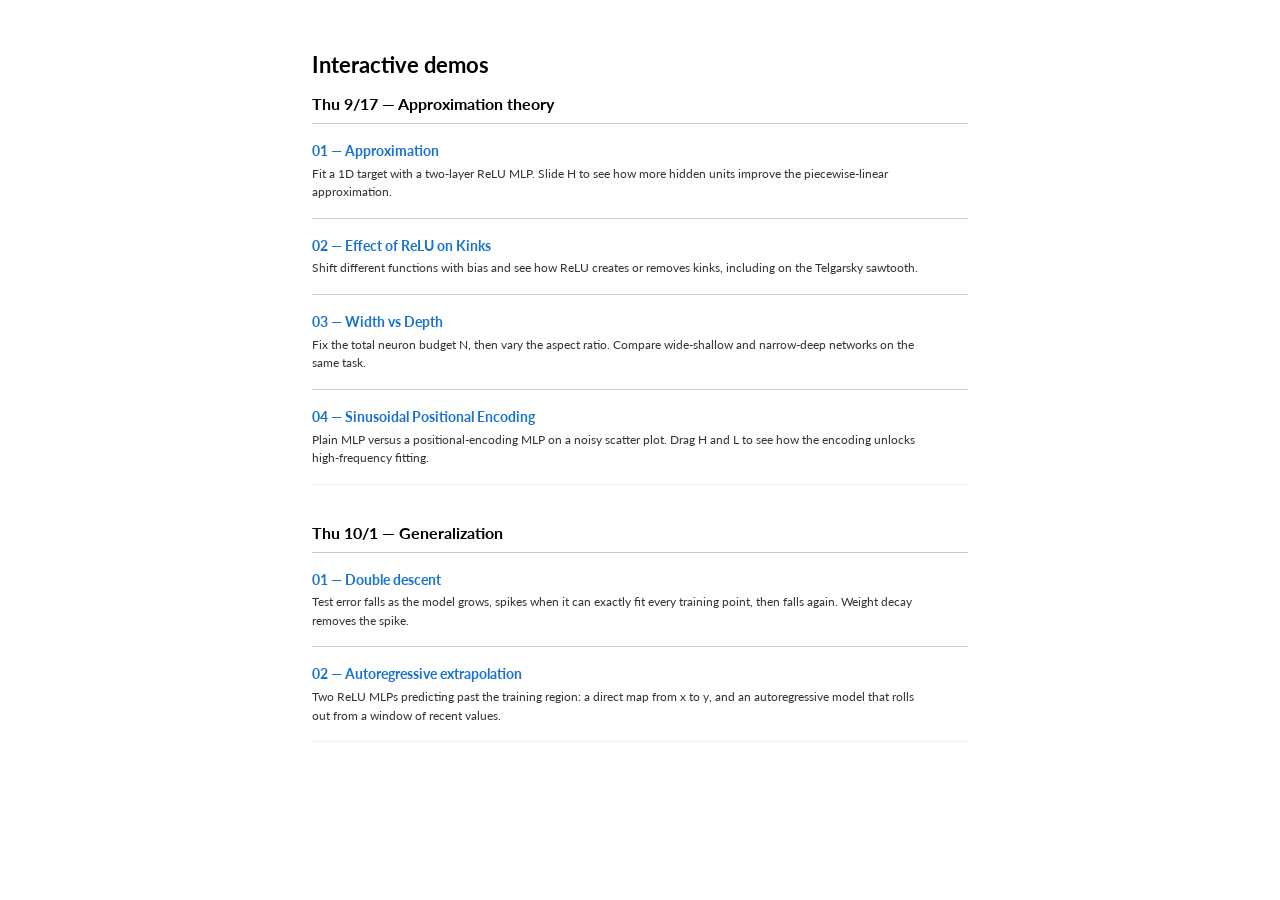
<file: materials/demos/index.html>
<!DOCTYPE html>
<html lang="en">
<head>
  <meta charset="UTF-8">
  <meta name="viewport" content="width=device-width, initial-scale=1.0">
  <title>Interactive demos — 6.7960</title>
  <style>
    *, *::before, *::after { box-sizing: border-box; margin: 0; padding: 0; }
    body { font-family: Lato, Verdana, Helvetica, -apple-system, sans-serif; background: #fff; color: #1a1a1a; font-size: 14px; line-height: 1.55; }
    .page { max-width: 720px; margin: 0 auto; padding: 48px 32px 72px; }
    h1 { font-size: 22px; font-weight: 400; margin-bottom: 10px; }
    .subtitle { color: #666; font-size: 13px; max-width: 540px; margin-bottom: 36px; }
    .group { margin: 0 0 8px; font-size: 12px; letter-spacing: 0.06em; text-transform: uppercase; color: #777; font-weight: 500; }
    .group-note { color: #999; font-size: 12px; margin-bottom: 4px; }
    .demo-list { list-style: none; margin: 0 0 36px; }
    .demo-list li { border-top: 1px solid #f0f0f0; }
    .demo-list li:last-child { border-bottom: 1px solid #f0f0f0; }
    .demo-list a { display: block; padding: 16px 0; text-decoration: none; color: inherit; }
    .demo-list a:hover .demo-title { text-decoration: underline; }
    .demo-title { font-size: 14px; margin-bottom: 3px; }
    .demo-desc { font-size: 12px; color: #666; max-width: 620px; }
    :focus-visible { outline: 2px solid #508cdc; outline-offset: 4px; }
    @media (max-width: 600px) { .page { padding: 28px 20px 48px; } }
  </style>
  <link rel="stylesheet" href="https://fonts.googleapis.com/css2?family=Lato:ital,wght@0,400;0,700;1,400;1,700&display=swap">
  <link rel="stylesheet" href="demo.css">
  <link rel="icon" href="data:,">
</head>
<body>
<div class="page">
  <h1>Interactive demos</h1>

  <h2 class="group">Thu 9/17 — Approximation theory</h2>
  <ul class="demo-list">
    <li><a href="approximation/relu-approx.html">
      <div class="demo-title">01 — Approximation</div>
      <div class="demo-desc">Fit a 1D target with a two-layer ReLU MLP. Slide H to see how more hidden units improve the piecewise-linear approximation.</div>
    </a></li>
    <li><a href="approximation/bias.html">
      <div class="demo-title">02 — Effect of ReLU on Kinks</div>
      <div class="demo-desc">Shift different functions with bias and see how ReLU creates or removes kinks, including on the Telgarsky sawtooth.</div>
    </a></li>
    <li><a href="approximation/width-depth.html">
      <div class="demo-title">03 — Width vs Depth</div>
      <div class="demo-desc">Fix the total neuron budget N, then vary the aspect ratio. Compare wide-shallow and narrow-deep networks on the same task.</div>
    </a></li>
    <li><a href="approximation/posenc.html">
      <div class="demo-title">04 — Sinusoidal Positional Encoding</div>
      <div class="demo-desc">Plain MLP versus a positional-encoding MLP on a noisy scatter plot. Drag H and L to see how the encoding unlocks high-frequency fitting.</div>
    </a></li>
  </ul>

  <h2 class="group">Thu 10/1 — Generalization</h2>
  <ul class="demo-list">
    <li><a href="generalization/double-descent.html">
      <div class="demo-title">01 — Double descent</div>
      <div class="demo-desc">Test error falls as the model grows, spikes when it can exactly fit every training point, then falls again. Weight decay removes the spike.</div>
    </a></li>
    <li><a href="generalization/ar-extrapolation.html">
      <div class="demo-title">02 — Autoregressive extrapolation</div>
      <div class="demo-desc">Two ReLU MLPs predicting past the training region: a direct map from x to y, and an autoregressive model that rolls out from a window of recent values.</div>
    </a></li>
  </ul>
</div>
</body>
</html>
</file>
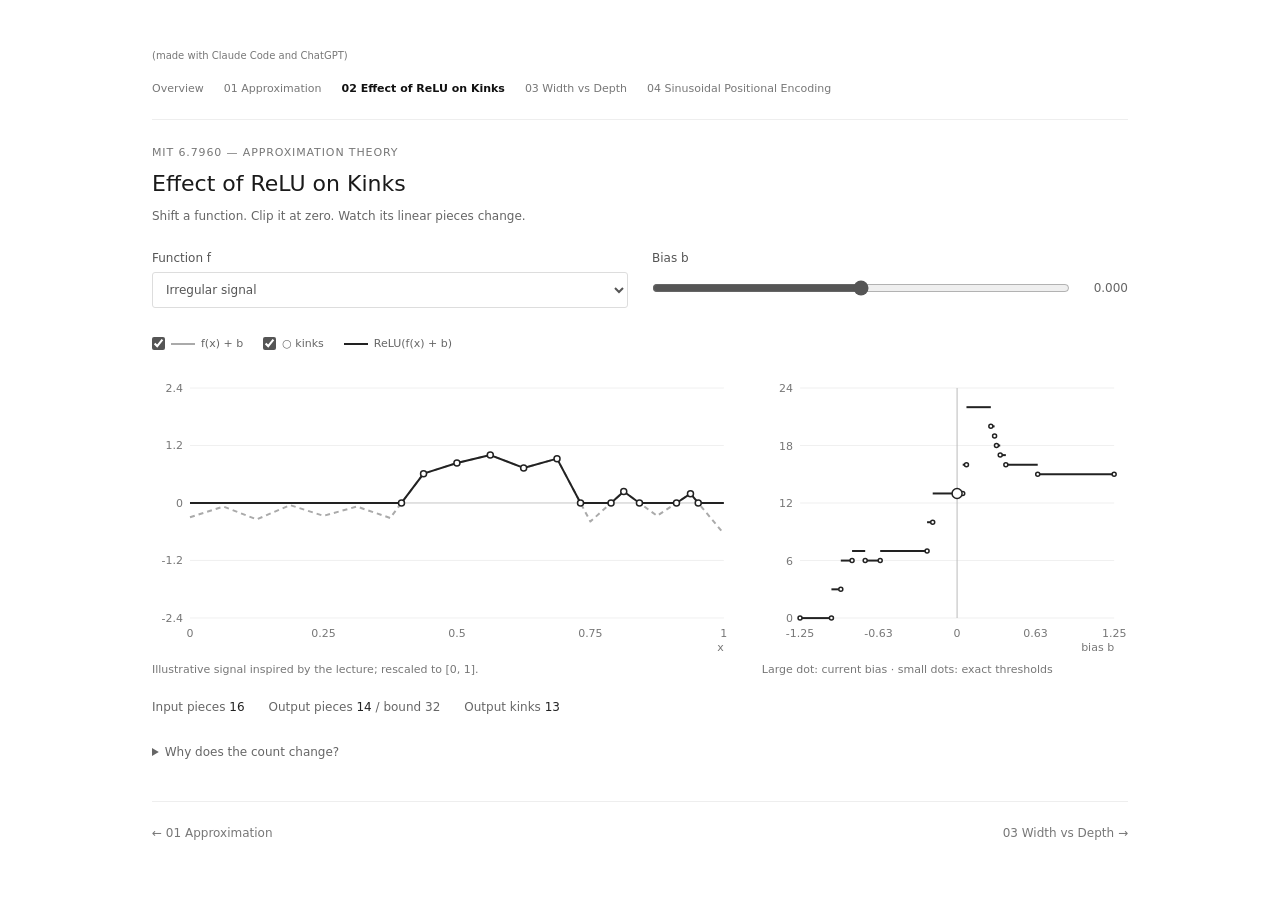
<file: materials/interactive demos/bias.html>
<!DOCTYPE html><html lang="en"><head><meta charset="UTF-8"><meta name="viewport" content="width=device-width, initial-scale=1"><title>Effect of ReLU on Kinks — 6.7960</title><style>
    *, *::before, *::after { box-sizing: border-box; margin: 0; padding: 0; }
    body {
      font-family: system-ui, -apple-system, sans-serif;
      background: #fff;
      color: #1a1a1a;
      font-size: 13px;
      line-height: 1.5;
    }
    .page {
      max-width: 900px;
      margin: 0 auto;
      padding: 52px 2rem 80px;
    }
    .course { font-size: 11px; color: #bbb; letter-spacing: 0.08em; text-transform: uppercase; margin-bottom: 6px; }
    h1 { font-size: 20px; font-weight: 400; margin-bottom: 6px; }
    .subtitle { color: #888; font-size: 12px; max-width: 640px; margin-bottom: 28px; }

    .top-row {
      display: flex;
      gap: 32px;
      align-items: flex-start;
      margin-bottom: 16px;
      flex-wrap: wrap;
    }
    .ctrl-block { display: flex; flex-direction: column; gap: 8px; }
    .ctrl-row { display: flex; align-items: center; gap: 10px; }
    .ctrl-row label { font-size: 12px; color: #666; min-width: 72px; }
    .ctrl-row select {
      font: inherit; font-size: 11px; color: #555;
      border: 1px solid #ddd; border-radius: 3px;
      padding: 3px 6px; background: #fff; cursor: pointer;
    }
    .ctrl-row input[type=range] { width: 140px; accent-color: #555; }
    .val { font-size: 11px; color: #999; font-variant-numeric: tabular-nums; min-width: 40px; }

    .btn-row { display: flex; gap: 8px; margin-bottom: 16px; }
    button {
      background: #1a1a1a; color: #fff; border: none;
      border-radius: 4px; padding: 5px 16px;
      font-size: 12px; font-family: inherit; cursor: pointer;
    }
    button:hover { background: #333; }
    .btn-ghost {
      background: #fff; color: #555; border: 1px solid #ccc;
    }
    .btn-ghost:hover { background: #f5f5f5; }

    .toggle-row { display: flex; gap: 18px; margin-bottom: 12px; }
    .toggle { display: flex; align-items: center; gap: 6px; font-size: 11px; color: #888; cursor: pointer; user-select: none; }
    .toggle input { accent-color: #555; }

    .legend { display: flex; gap: 20px; margin-bottom: 10px; flex-wrap: wrap; }
    .leg { display: flex; align-items: center; gap: 6px; font-size: 11px; color: #888; }
    .swatch { width: 24px; height: 2.5px; flex-shrink: 0; }

    .canvases { display: flex; gap: 16px; align-items: flex-start; }
    #main-canvas { border: 1px solid #f0f0f0; border-radius: 3px; flex: 1; display: block; }
    #loss-canvas { border: 1px solid #f0f0f0; border-radius: 3px; display: block; flex-shrink: 0; }

    .info {
      margin-top: 10px;
      font-size: 11px;
      color: #aaa;
      font-variant-numeric: tabular-nums;
      display: flex;
      gap: 24px;
    }
  
.plots{display:grid;grid-template-columns:1.7fr 1fr;gap:24px}.plot{width:100%;display:block}svg text{font:11px system-ui;fill:#777}.caption{font-size:11px;color:#777;margin-top:6px}.modes{display:flex;gap:8px;margin-bottom:24px}.modes button[aria-pressed="true"]{background:#222;color:white;border-color:#222}.stats{display:flex;gap:24px;flex-wrap:wrap;margin-top:18px;font-size:12px;color:#666}.stats strong{color:#222;font-weight:500}.controls{display:flex;gap:20px;flex-wrap:wrap;margin-bottom:20px}[hidden]{display:none!important}@media(max-width:600px){.plots{grid-template-columns:1fr}.stats{gap:12px}}

    .credit {font-size:10px;color:#777;margin-bottom:14px}
    .course {color:#777}.subtitle,.leg,.toggle,.val,.info,.demo-desc,.panel-label {color:#666}
    .site-nav {display:flex;gap:18px;flex-wrap:wrap;border-bottom:1px solid #eee;padding:0 0 14px;margin:0 0 28px;font-size:11px}
    .site-nav a,.pager a {color:#777;text-decoration:none}.site-nav a:hover,.pager a:hover {color:#111;text-decoration:underline}
    .site-nav [aria-current] {color:#111;font-weight:600}
    .pager {display:flex;justify-content:space-between;gap:24px;border-top:1px solid #eee;margin-top:32px;padding-top:18px;font-size:12px}
    details {margin-top:18px;color:#666;font-size:12px}summary {cursor:pointer}details p {margin:12px 0;max-width:690px}
    :focus-visible {outline:2px solid #508cdc;outline-offset:4px}
    .btn-row,.toggle-row,.info {flex-wrap:wrap}.canvases {display:grid;grid-template-columns:minmax(0,1fr) 180px}
    .canvases canvas {width:100%;min-width:0;height:auto} .ctrl-row {max-width:100%}
    @media(max-width:600px){.page{padding:28px 20px 48px}.site-nav{gap:10px 16px}.canvases{grid-template-columns:1fr}.canvases #loss-canvas{width:100%;height:150px}.panels{flex-direction:column}.ctrl-row input[type=range]{width:110px;min-width:0}.controls{gap:16px}.info{gap:10px 20px}.btn-row{gap:8px}.subtitle{margin-bottom:22px}}

/* Consistent spacing and responsive experiment layout. */
.page{max-width:1040px;padding:40px 32px 56px}
body{line-height:1.55}
.site-nav{gap:8px 20px;margin-bottom:24px;padding-bottom:16px;align-items:center}
.site-nav a{padding:6px 0;display:inline-block}
.credit{margin-bottom:10px}h1{font-size:22px}.subtitle{margin-bottom:24px;max-width:720px}
.controls,.top-row .ctrl-block{display:grid;grid-template-columns:repeat(auto-fit,minmax(185px,1fr));gap:16px 24px;width:100%;margin:0 0 20px;align-items:start}
.top-row{display:block;margin:0;gap:0}
.ctrl-row{display:grid;grid-template-columns:minmax(0,1fr) auto;gap:4px 10px;min-width:0;align-items:center}
.ctrl-row label{grid-column:1/-1;min-width:0;font-size:12px;color:#555}
.ctrl-row input[type=range]{width:100%;min-width:0;min-height:32px;margin:0;accent-color:#555}
.ctrl-row select{grid-column:1/-1;width:100%;min-width:0;max-width:100%;min-height:36px;padding:6px 9px;font-size:12px}
.val{min-width:38px;text-align:right;font-size:12px}.arch-badge{margin:0 0 16px}
.training-toolbar{display:flex;align-items:center;justify-content:space-between;flex-wrap:wrap;gap:12px 24px;margin:0 0 20px}
.training-toolbar .btn-row{margin:0}.training-toolbar .info{margin:0;gap:6px 18px;font-size:11px;flex-wrap:wrap}
button{min-height:36px;padding:7px 16px;line-height:1.3}button:disabled{opacity:.55;cursor:default}
.btn-row{flex-wrap:wrap;gap:8px}.legend,.toggle-row{gap:8px 20px;margin:0 0 12px;align-items:center;flex-wrap:wrap}
.toggle{min-height:32px}.leg{font-size:11px}.swatch{flex-shrink:0}
.canvases{grid-template-columns:minmax(0,1fr) 200px;gap:20px;align-items:start;margin-bottom:0}
.panels{gap:20px;margin-bottom:20px}.panel-label{text-align:left;margin-bottom:10px;font-size:10px}
.canvases canvas,.panel canvas,#loss-canvas,#sweep-canvas{height:auto;min-width:0;border-color:#eaeaea}
.plots{grid-template-columns:minmax(0,1.6fr) minmax(0,1fr);gap:24px}.plots figure{min-width:0}
.plot{max-width:100%}.caption{margin-top:10px;line-height:1.5}.stats{margin-top:20px;gap:10px 24px}
.modes{margin-bottom:20px;flex-wrap:wrap}.modes button{flex:0 1 auto}
details{margin:20px 0;line-height:1.6}summary{padding:6px 0;min-height:32px}details p{margin:10px 0 0}details .sweep-note{font-size:12px;color:#666;margin:10px 0 0}
.comparison{margin-top:28px;padding-top:24px;border-top:1px solid #eee}
.section-head{display:flex;align-items:center;justify-content:space-between;flex-wrap:wrap;gap:12px 24px;margin-bottom:16px}
.section-head h2{font-size:14px;font-weight:500;margin:0}.section-head p{font-size:11px;color:#777;margin-top:3px}
.section-head .btn-row{margin:0}.comparison details{margin:14px 0 0}#sweep-status{color:#666;font-size:11px}#sweep-canvas{margin:0}
.pager{margin-top:32px;padding-top:16px;align-items:start}.pager a{padding:6px 0;max-width:48%}.pager a:last-child{text-align:right}
.demo-list a{padding:20px 0}.demo-desc{max-width:650px}
@media(min-width:1200px){.page{padding-top:48px}}
@media(max-width:760px){.page{padding:28px 24px 40px}.canvases{grid-template-columns:minmax(0,1fr)}.canvases #loss-canvas{width:100%;height:auto}.panels{flex-direction:column}.plots{grid-template-columns:minmax(0,1fr)}.controls,.top-row .ctrl-block{grid-template-columns:repeat(2,minmax(0,1fr));gap:14px 20px}.training-toolbar{align-items:flex-start}.training-toolbar .info{width:100%}.site-nav{gap:4px 16px}.panel-label{font-size:11px}}
@media(max-width:420px){.page{padding:22px 16px 32px}.controls,.top-row .ctrl-block{gap:14px 16px}.ctrl-row select{font-size:11px}.ctrl-row label{font-size:11px}.val{font-size:11px;min-width:30px}.legend,.toggle-row{gap:6px 14px}.site-nav{font-size:10px;gap:2px 14px}.subtitle{font-size:12px}.section-head{gap:12px}.section-head .btn-row{width:100%}.pager{font-size:11px;gap:16px}}
@media(pointer:coarse){button,.ctrl-row select{min-height:44px}.toggle,summary,.site-nav a,.pager a{min-height:44px;display:inline-flex;align-items:center}.ctrl-row input[type=range]{min-height:40px}}

#bias-val{min-width:48px;font-variant-numeric:tabular-nums}
</style><link rel="icon" href="data:,">
</head><body><div class="page">
<div class="credit">(made with Claude Code and ChatGPT)</div>
<nav class="site-nav" aria-label="Lesson sequence"><a href="index.html">Overview</a><a href="relu-approx.html">01 Approximation</a><a href="bias.html" aria-current="page">02 Effect of ReLU on Kinks</a><a href="width-depth.html">03 Width vs Depth</a><a href="posenc.html">04 Sinusoidal Positional Encoding</a></nav>
<div class="course">MIT 6.7960 — Approximation Theory</div>
<h1>Effect of ReLU on Kinks</h1><p class="subtitle">Shift a function. Clip it at zero. Watch its linear pieces change.</p>

<section id="clip-view">
<div class="controls"><div class="ctrl-row"><label for="fn">Function f</label><select id="fn"><option value="slide">Irregular signal</option><option value="linear">Linear ramp</option><option value="absolute">V shape</option><option value="zigzag">Uneven zigzag</option><option value="telgarsky">Telgarsky sawtooth</option></select></div><div class="ctrl-row"><label for="bias">Bias b</label><input id="bias" type="range" min="-1.25" max="1.25" step="0.005" value="0"><output class="val" id="bias-val" for="bias">0.000</output></div><div class="ctrl-row" id="saw-control" hidden><label for="saw">Folds</label><input id="saw" type="range" min="1" max="6" step="1" value="3"><output class="val" id="saw-val">3</output></div></div>
<div class="legend"><label class="toggle"><input id="show-input" type="checkbox" checked> <span class="swatch" style="background:#aaa"></span>f(x) + b</label><label class="toggle"><input id="show-kinks" type="checkbox" checked>○ kinks</label><span class="leg"><span class="swatch" style="background:#222"></span>ReLU(f(x) + b)</span></div>
<div class="plots"><figure><svg id="signal" class="plot" role="img" aria-label="Shifted input and ReLU output"></svg><figcaption class="caption" id="function-note"></figcaption></figure><figure><svg id="count" class="plot" role="img" aria-label="Output kink count as bias changes"></svg><figcaption class="caption">Large dot: current bias · small dots: exact thresholds</figcaption></figure></div><div class="stats" id="stats" aria-live="polite"></div>
<details><summary>Why does the count change?</summary><p>ReLU(z) = max(0, z). A linear segment crosses zero at most once. Starting with N maximal linear pieces, clipping produces at most 2N pieces; neighboring flat pieces merge. A continuous function with P maximal pieces has P − 1 interior kinks.</p><p>Try the linear ramp: at b = 0 it has two output pieces; at b = 1.25 it has one. More bias does not always mean more kinks.</p></details></section>

<footer class="pager"><a href="relu-approx.html">← 01 Approximation</a><a href="width-depth.html">03 Width vs Depth →</a></footer>
</div><script>
const EPS=1e-9,P=(x,y)=>({x,y});
function simplify(points){const out=[];for(const p of points){if(out.length&&Math.abs(p.x-out.at(-1).x)<EPS)continue;out.push(p);while(out.length>2){const [a,b,c]=out.slice(-3);if(Math.abs((b.y-a.y)/(b.x-a.x)-(c.y-b.y)/(c.x-b.x))<=1e-8*Math.max(Math.abs((b.y-a.y)/(b.x-a.x)),Math.abs((c.y-b.y)/(c.x-b.x)),Number.MIN_VALUE))out.splice(out.length-2,1);else break;}}return out;}
function splitMap(points,thresholds,fn){const out=[];for(let i=0;i<points.length-1;i++){const a=points[i],b=points[i+1];out.push(P(a.x,fn(a.y)));const cuts=thresholds.filter(t=>t>Math.min(a.y,b.y)+EPS&&t<Math.max(a.y,b.y)-EPS).map(t=>P(a.x+(b.x-a.x)*(t-a.y)/(b.y-a.y),fn(t))).sort((u,v)=>u.x-v.x);out.push(...cuts);}const last=points.at(-1);out.push(P(last.x,fn(last.y)));return simplify(out);}
function interpolate(points,x){let lo=0,hi=points.length-1;while(hi-lo>1){const m=(lo+hi)>>1;if(points[m].x<=x)lo=m;else hi=m;}const a=points[lo],b=points[hi];return a.y+(b.y-a.y)*(x-a.x)/(b.x-a.x);}
function fold(points,a=2){return splitMap(points,[.5],z=>a*Math.min(z,1-z));}
function stages(L,mode='full',a=2){const result=[[P(0,0),P(1,1)]];for(let l=1;l<=L;l++)result.push(mode==='relu'?splitMap(result.at(-1),[0],z=>Math.max(0,z)):fold(result.at(-1),mode==='full'?2:a));return result;}
function clipped(points,b){return splitMap(points.map(p=>P(p.x,p.y+b)),[0],z=>Math.max(0,z));}

const $=id=>document.getElementById(id),NS='http://www.w3.org/2000/svg';
function el(tag,attrs,parent,content){const e=document.createElementNS(NS,tag);Object.entries(attrs).forEach(([k,v])=>e.setAttribute(k,v));if(content!==undefined)e.textContent=content;parent.append(e);return e;}
function chart(id,xd,yd,xlabel){const svg=$(id),w=Math.max(270,svg.clientWidth),h=280,m={l:38,r:14,t:16,b:34};svg.setAttribute('viewBox',`0 0 ${w} ${h}`);svg.replaceChildren();const x=v=>m.l+(v-xd[0])/(xd[1]-xd[0])*(w-m.l-m.r),y=v=>h-m.b-(v-yd[0])/(yd[1]-yd[0])*(h-m.t-m.b);for(let i=0;i<=4;i++){const v=xd[0]+i*(xd[1]-xd[0])/4;el('text',{x:x(v),y:h-15,'text-anchor':'middle'},svg,Number(v.toFixed(2)));}for(let i=0;i<=4;i++){const v=yd[0]+i*(yd[1]-yd[0])/4;if(id==='count'&&!Number.isInteger(v))continue;el('line',{x1:m.l,x2:w-m.r,y1:y(v),y2:y(v),stroke:'#f0f0f0'},svg);el('text',{x:m.l-7,y:y(v)+4,'text-anchor':'end'},svg,Number(v.toFixed(2)));}if(yd[0]<0)el('line',{x1:m.l,x2:w-m.r,y1:y(0),y2:y(0),stroke:'#ccc'},svg);el('text',{x:w-m.r,y:h-1,'text-anchor':'end'},svg,xlabel);return {svg,x,y};}
function line(c,pts,color='#222',dash=''){el('polyline',{points:pts.map(p=>`${c.x(p.x)},${c.y(p.y)}`).join(' '),fill:'none',stroke:color,'stroke-width':2,'stroke-dasharray':dash,'stroke-linejoin':'round'},c.svg);}
function dot(c,p,r=3){el('circle',{cx:c.x(p.x),cy:c.y(p.y),r,fill:'white',stroke:'#222','stroke-width':1.5},c.svg);}
let bias=0;
function points(){switch($('fn').value){case'linear':return[P(0,-1),P(1,1)];case'absolute':return[P(0,.5),P(.5,-.5),P(1,.5)];case'zigzag':return[-.8,.5,-.3,1,-.6,.2,-.9].map((y,i)=>P(i/6,y));case'telgarsky':return stages(+$('saw').value).at(-1);default:return [-1,-.25,-1.15,-.15,-.9,-.25,-1.05,2.05,2.8,3.35,2.45,3.1,-1.3,.8,-.9,.65,-2.15].map((y,i)=>P(i/16,y/3.35));}}
function draw(){const p=simplify(points()),out=clipped(p,bias),count=b=>clipped(p,b).length-2;$('bias-val').textContent=bias.toFixed(3);$('saw-control').hidden=$('fn').value!=='telgarsky';$('saw-val').textContent=$('saw').value;$('function-note').textContent=({slide:'Illustrative signal inspired by the lecture; rescaled to [0, 1].',linear:'f(x) = 2x − 1',absolute:'f(x) = |2x − 1| − ½',zigzag:'Unequal peaks reach zero at different biases.',telgarsky:'A continuous triangle wave formed by repeated full folds.'})[$('fn').value];const c=chart('signal',[0,1],[-2.4,2.4],'x');if($('show-input').checked)line(c,p.map(q=>P(q.x,q.y+bias)),'#aaa','5 4');line(c,out);if($('show-kinks').checked)out.slice(1,-1).forEach(q=>dot(c,q,out.length>65?1.5:3));const cuts=[...new Set([-1.25,...p.map(q=>-q.y).filter(v=>v>-1.25&&v<1.25),1.25])].sort((a,b)=>a-b),max=Math.max(...cuts.map(count),...cuts.slice(1).map((v,i)=>count((v+cuts[i])/2)),1),d=chart('count',[-1.25,1.25],[0,Math.ceil((max+1)/4)*4],'bias b');for(let i=1;i<cuts.length;i++){const n=count((cuts[i-1]+cuts[i])/2);line(d,[P(cuts[i-1],n),P(cuts[i],n)]);}cuts.forEach(v=>dot(d,P(v,count(v)),2));el('line',{x1:d.x(bias),x2:d.x(bias),y1:16,y2:246,stroke:'#bbb'},d.svg);dot(d,P(bias,count(bias)),5);$('stats').innerHTML=`<span>Input pieces <strong>${p.length-1}</strong></span><span>Output pieces <strong>${out.length-1}</strong> / bound ${2*(p.length-1)}</span><span>Output kinks <strong>${out.length-2}</strong></span>`;}
$('bias').oninput=()=>{bias=Number($('bias').value);draw();};
for(const id of ['fn','saw','show-input','show-kinks'])$(id).addEventListener('input',draw);
window.addEventListener('resize',draw);draw();
window.biasLab={simplify,clipped,stages};
</script></body></html>
</file>
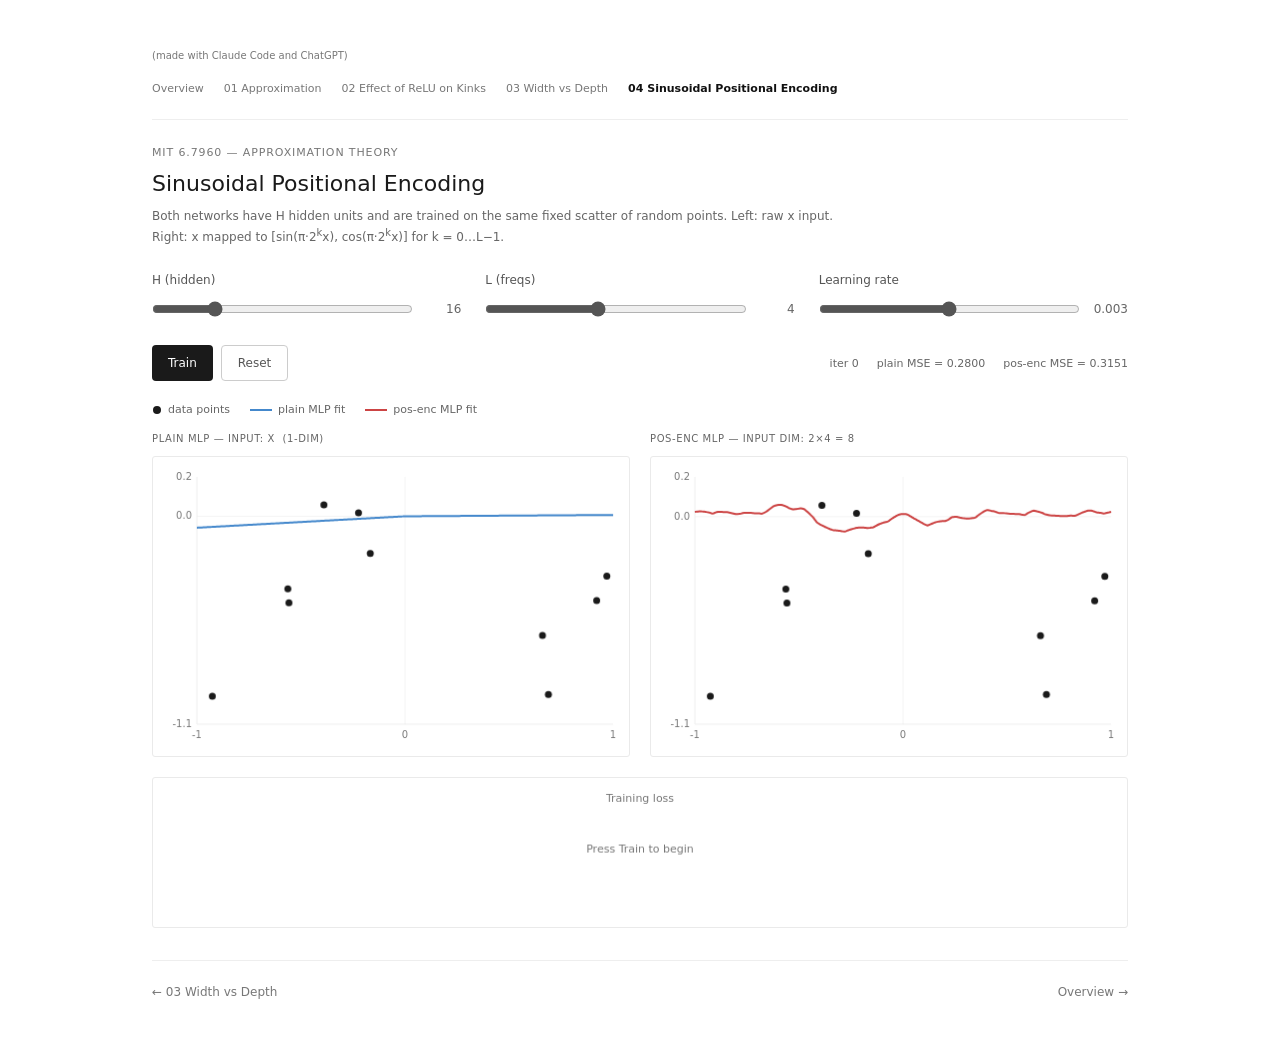
<file: materials/interactive demos/posenc.html>
<!DOCTYPE html>
<html lang="en">
<head>
  <meta charset="UTF-8">
  <meta name="viewport" content="width=device-width, initial-scale=1.0">
  <title>Sinusoidal Positional Encoding — 6.7960</title>
  <style>
    *, *::before, *::after { box-sizing: border-box; margin: 0; padding: 0; }
    body {
      font-family: system-ui, -apple-system, sans-serif;
      background: #fff;
      color: #1a1a1a;
      font-size: 13px;
      line-height: 1.5;
    }
    .page {
      max-width: 960px;
      margin: 0 auto;
      padding: 52px 2rem 80px;
    }
    .course { font-size: 11px; color: #bbb; letter-spacing: 0.08em; text-transform: uppercase; margin-bottom: 6px; }
    h1 { font-size: 20px; font-weight: 400; margin-bottom: 6px; }
    .subtitle { color: #888; font-size: 12px; max-width: 680px; margin-bottom: 28px; }

    .controls { display: flex; gap: 28px; align-items: flex-end; margin-bottom: 14px; flex-wrap: wrap; }
    .ctrl-row { display: flex; align-items: center; gap: 8px; }
    .ctrl-row label { font-size: 12px; color: #666; min-width: 80px; }
    .ctrl-row input[type=range] { width: 130px; accent-color: #555; }
    .val { font-size: 11px; color: #999; font-variant-numeric: tabular-nums; min-width: 36px; }

    .btn-row { display: flex; gap: 8px; margin-bottom: 18px; }
    button {
      background: #1a1a1a; color: #fff; border: none;
      border-radius: 4px; padding: 5px 16px;
      font-size: 12px; font-family: inherit; cursor: pointer;
    }
    button:hover { background: #333; }
    .btn-ghost { background: #fff; color: #555; border: 1px solid #ccc; }
    .btn-ghost:hover { background: #f5f5f5; }

    .panels { display: flex; gap: 24px; margin-bottom: 12px; }
    .panel { flex: 1; min-width: 0; }
    .panel-label {
      font-size: 11px; color: #999; text-transform: uppercase;
      letter-spacing: 0.06em; margin-bottom: 6px; text-align: center;
    }
    .panel canvas { display: block; width: 100%; border: 1px solid #f0f0f0; border-radius: 3px; }

    #loss-canvas { display: block; width: 100%; border: 1px solid #f0f0f0; border-radius: 3px; margin-bottom: 10px; }

    .info { font-size: 11px; color: #aaa; font-variant-numeric: tabular-nums; display: flex; gap: 28px; }

    .legend { display: flex; gap: 20px; margin-bottom: 8px; flex-wrap: wrap; }
    .leg { display: flex; align-items: center; gap: 6px; font-size: 11px; color: #888; }
    .swatch { width: 22px; height: 2.5px; flex-shrink: 0; }
  
    .credit {font-size:10px;color:#777;margin-bottom:14px}
    .course {color:#777}.subtitle,.leg,.toggle,.val,.info,.demo-desc,.panel-label {color:#666}
    .site-nav {display:flex;gap:18px;flex-wrap:wrap;border-bottom:1px solid #eee;padding:0 0 14px;margin:0 0 28px;font-size:11px}
    .site-nav a,.pager a {color:#777;text-decoration:none}.site-nav a:hover,.pager a:hover {color:#111;text-decoration:underline}
    .site-nav [aria-current] {color:#111;font-weight:600}
    .pager {display:flex;justify-content:space-between;gap:24px;border-top:1px solid #eee;margin-top:32px;padding-top:18px;font-size:12px}
    details {margin-top:18px;color:#666;font-size:12px}summary {cursor:pointer}details p {margin:12px 0;max-width:690px}
    :focus-visible {outline:2px solid #508cdc;outline-offset:4px}
    .btn-row,.toggle-row,.info {flex-wrap:wrap}.canvases {display:grid;grid-template-columns:minmax(0,1fr) 180px}
    .canvases canvas {width:100%;min-width:0;height:auto} .ctrl-row {max-width:100%}
    @media(max-width:600px){.page{padding:28px 20px 48px}.site-nav{gap:10px 16px}.canvases{grid-template-columns:1fr}.canvases #loss-canvas{width:100%;height:150px}.panels{flex-direction:column}.ctrl-row input[type=range]{width:110px;min-width:0}.controls{gap:16px}.info{gap:10px 20px}.btn-row{gap:8px}.subtitle{margin-bottom:22px}}

/* Consistent spacing and responsive experiment layout. */
.page{max-width:1040px;padding:40px 32px 56px}
body{line-height:1.55}
.site-nav{gap:8px 20px;margin-bottom:24px;padding-bottom:16px;align-items:center}
.site-nav a{padding:6px 0;display:inline-block}
.credit{margin-bottom:10px}h1{font-size:22px}.subtitle{margin-bottom:24px;max-width:720px}
.controls,.top-row .ctrl-block{display:grid;grid-template-columns:repeat(auto-fit,minmax(185px,1fr));gap:16px 24px;width:100%;margin:0 0 20px;align-items:start}
.top-row{display:block;margin:0;gap:0}
.ctrl-row{display:grid;grid-template-columns:minmax(0,1fr) auto;gap:4px 10px;min-width:0;align-items:center}
.ctrl-row label{grid-column:1/-1;min-width:0;font-size:12px;color:#555}
.ctrl-row input[type=range]{width:100%;min-width:0;min-height:32px;margin:0;accent-color:#555}
.ctrl-row select{grid-column:1/-1;width:100%;min-width:0;max-width:100%;min-height:36px;padding:6px 9px;font-size:12px}
.val{min-width:38px;text-align:right;font-size:12px}.arch-badge{margin:0 0 16px}
.training-toolbar{display:flex;align-items:center;justify-content:space-between;flex-wrap:wrap;gap:12px 24px;margin:0 0 20px}
.training-toolbar .btn-row{margin:0}.training-toolbar .info{margin:0;gap:6px 18px;font-size:11px;flex-wrap:wrap}
button{min-height:36px;padding:7px 16px;line-height:1.3}button:disabled{opacity:.55;cursor:default}
.btn-row{flex-wrap:wrap;gap:8px}.legend,.toggle-row{gap:8px 20px;margin:0 0 12px;align-items:center;flex-wrap:wrap}
.toggle{min-height:32px}.leg{font-size:11px}.swatch{flex-shrink:0}
.canvases{grid-template-columns:minmax(0,1fr) 200px;gap:20px;align-items:start;margin-bottom:0}
.panels{gap:20px;margin-bottom:20px}.panel-label{text-align:left;margin-bottom:10px;font-size:10px}
.canvases canvas,.panel canvas,#loss-canvas,#sweep-canvas{height:auto;min-width:0;border-color:#eaeaea}
.plots{grid-template-columns:minmax(0,1.6fr) minmax(0,1fr);gap:24px}.plots figure{min-width:0}
.plot{max-width:100%}.caption{margin-top:10px;line-height:1.5}.stats{margin-top:20px;gap:10px 24px}
.modes{margin-bottom:20px;flex-wrap:wrap}.modes button{flex:0 1 auto}
details{margin:20px 0;line-height:1.6}summary{padding:6px 0;min-height:32px}details p{margin:10px 0 0}details .sweep-note{font-size:12px;color:#666;margin:10px 0 0}
.comparison{margin-top:28px;padding-top:24px;border-top:1px solid #eee}
.section-head{display:flex;align-items:center;justify-content:space-between;flex-wrap:wrap;gap:12px 24px;margin-bottom:16px}
.section-head h2{font-size:14px;font-weight:500;margin:0}.section-head p{font-size:11px;color:#777;margin-top:3px}
.section-head .btn-row{margin:0}.comparison details{margin:14px 0 0}#sweep-status{color:#666;font-size:11px}#sweep-canvas{margin:0}
.pager{margin-top:32px;padding-top:16px;align-items:start}.pager a{padding:6px 0;max-width:48%}.pager a:last-child{text-align:right}
.demo-list a{padding:20px 0}.demo-desc{max-width:650px}
@media(min-width:1200px){.page{padding-top:48px}}
@media(max-width:760px){.page{padding:28px 24px 40px}.canvases{grid-template-columns:minmax(0,1fr)}.canvases #loss-canvas{width:100%;height:auto}.panels{flex-direction:column}.plots{grid-template-columns:minmax(0,1fr)}.controls,.top-row .ctrl-block{grid-template-columns:repeat(2,minmax(0,1fr));gap:14px 20px}.training-toolbar{align-items:flex-start}.training-toolbar .info{width:100%}.site-nav{gap:4px 16px}.panel-label{font-size:11px}}
@media(max-width:420px){.page{padding:22px 16px 32px}.controls,.top-row .ctrl-block{gap:14px 16px}.ctrl-row select{font-size:11px}.ctrl-row label{font-size:11px}.val{font-size:11px;min-width:30px}.legend,.toggle-row{gap:6px 14px}.site-nav{font-size:10px;gap:2px 14px}.subtitle{font-size:12px}.section-head{gap:12px}.section-head .btn-row{width:100%}.pager{font-size:11px;gap:16px}}
@media(pointer:coarse){button,.ctrl-row select{min-height:44px}.toggle,summary,.site-nav a,.pager a{min-height:44px;display:inline-flex;align-items:center}.ctrl-row input[type=range]{min-height:40px}}

</style>
<link rel="icon" href="data:,">
</head>
<body>
<div class="page">

  <div class="credit">(made with Claude Code and ChatGPT)</div>
<nav class="site-nav" aria-label="Lesson sequence"><a href="index.html">Overview</a><a href="relu-approx.html">01 Approximation</a><a href="bias.html">02 Effect of ReLU on Kinks</a><a href="width-depth.html">03 Width vs Depth</a><a href="posenc.html" aria-current="page">04 Sinusoidal Positional Encoding</a></nav>
  <div class="course">MIT 6.7960 — Approximation Theory</div>
  <h1>Sinusoidal Positional Encoding</h1>
  <p class="subtitle">
    Both networks have H hidden units and are trained on the same fixed scatter of random points.
    Left: raw x input. Right: x mapped to
    [sin(π·2<sup>k</sup>x), cos(π·2<sup>k</sup>x)] for k = 0…L−1.
  </p>

  <div class="controls">
    <div class="ctrl-row">
      <label for="sl-H">H (hidden)</label>
      <input type="range" id="sl-H" min="2" max="64" step="2" value="16">
      <span class="val" id="val-H">16</span>
    </div>
    <div class="ctrl-row">
      <label for="sl-L">L (freqs)</label>
      <input type="range" id="sl-L" min="1" max="8" step="1" value="4">
      <span class="val" id="val-L">4</span>
    </div>
    <div class="ctrl-row">
      <label for="sl-lr">Learning rate</label>
      <input type="range" id="sl-lr" min="-4" max="-1" step="0.1" value="-2.5">
      <span class="val" id="val-lr">0.003</span>
    </div>
  </div>

  <div class="training-toolbar"><div class="btn-row">
    <button id="btn-train">Train</button>
    <button id="btn-reset" class="btn-ghost">Reset</button>
  </div><div class="info">
    <span id="info-iter">iter 0</span>
    <span id="info-plain">plain MSE —</span>
    <span id="info-posenc">pos-enc MSE —</span>
  </div></div>

  <div class="legend">
    <div class="leg">
      <svg width="10" height="10" style="flex-shrink:0"><circle cx="5" cy="5" r="4" fill="#1a1a1a"/></svg>
      data points
    </div>
    <div class="leg"><div class="swatch" style="background:#4488cc"></div>plain MLP fit</div>
    <div class="leg"><div class="swatch" style="background:#cc4444"></div>pos-enc MLP fit</div>
  </div>

  <div class="panels">
    <div class="panel">
      <div class="panel-label">Plain MLP — input: x &nbsp;(1-dim)</div>
      <canvas role="img" aria-label="Target and network approximation" id="canvas-plain" width="440" height="320"></canvas>
    </div>
    <div class="panel">
      <div class="panel-label" id="posenc-label">Pos-enc MLP — input dim: 2L</div>
      <canvas role="img" aria-label="Target and network approximation" id="canvas-posenc" width="440" height="320"></canvas>
    </div>
  </div>

  <canvas role="img" aria-label="Training loss" id="loss-canvas" width="880" height="110"></canvas>

  

<footer class="pager"><a href="width-depth.html">← 03 Width vs Depth</a><a href="index.html">Overview →</a></footer>
</div>
<script>
'use strict';

// ── Fixed random scatter (seeded LCG — same every page load) ─────────────────

const N_PTS = 10;
(function() {
  let s = 0xdeadbeef >>> 0;
  const rng = () => { s = (Math.imul(s, 1664525) + 1013904223) >>> 0; return s / 4294967296; };
  window.DATA_XS = Array.from({length: N_PTS}, () => rng() * 2 - 1);
  window.DATA_YS = Array.from({length: N_PTS}, () => rng() * 2 - 1);
})();

// ── Positional encoding ───────────────────────────────────────────────────────

function posEnc(x, L) {
  const out = [];
  for (let k = 0; k < L; k++) {
    const freq = Math.PI * Math.pow(2, k);
    out.push(Math.sin(freq * x));
    out.push(Math.cos(freq * x));
  }
  return out;
}

// ── Network ───────────────────────────────────────────────────────────────────

function randn() {
  let u, v;
  do { u = Math.random(); } while (u === 0);
  do { v = Math.random(); } while (v === 0);
  return Math.sqrt(-2 * Math.log(u)) * Math.cos(2 * Math.PI * v);
}

function makeNet(inDim, hidDim) {
  const s1 = Math.sqrt(2 / inDim);
  return {
    W1: Array.from({length: hidDim}, () => Array.from({length: inDim}, () => randn() * s1)),
    b1: new Float64Array(hidDim),
    w2: Float64Array.from({length: hidDim}, () => randn() * 0.01),
    b2: 0,
    inDim, hidDim,
  };
}

function forwardNet(n, x) {
  const H = n.hidDim;
  const pre = new Float64Array(H);
  const h   = new Float64Array(H);
  for (let i = 0; i < H; i++) {
    let z = n.b1[i];
    for (let j = 0; j < n.inDim; j++) z += n.W1[i][j] * x[j];
    pre[i] = z;
    h[i] = z > 0 ? z : 0;
  }
  let y = n.b2;
  for (let i = 0; i < H; i++) y += n.w2[i] * h[i];
  return { y, h, pre };
}

function predictNet(n, x) { return forwardNet(n, x).y; }

function sgdStepNet(n, xs, ys, lr) {
  const H = n.hidDim, D = n.inDim, nb = xs.length;
  const gW1 = Array.from({length: H}, () => new Float64Array(D));
  const gb1 = new Float64Array(H);
  const gw2 = new Float64Array(H);
  let gb2 = 0, loss = 0;

  for (let s = 0; s < nb; s++) {
    const { y, h, pre } = forwardNet(n, xs[s]);
    const err = y - ys[s];
    loss += err * err;
    const dout = 2 * err / nb;
    gb2 += dout;
    for (let i = 0; i < H; i++) {
      gw2[i] += dout * h[i];
      if (pre[i] > 0) {
        const dh = dout * n.w2[i];
        for (let j = 0; j < D; j++) gW1[i][j] += dh * xs[s][j];
        gb1[i] += dh;
      }
    }
  }

  n.b2 -= lr * gb2;
  for (let i = 0; i < H; i++) {
    n.w2[i] -= lr * gw2[i];
    n.b1[i] -= lr * gb1[i];
    for (let j = 0; j < D; j++) n.W1[i][j] -= lr * gW1[i][j];
  }
  return loss / nb;
}

// ── State ─────────────────────────────────────────────────────────────────────

let H, L, lr;
let netPlain, netPosenc;
let iter = 0, running = false, rafId = null;
let lossPlain = [], lossPosenc = [];

function readCFG() {
  H  = Number(document.getElementById('sl-H').value);
  L  = Number(document.getElementById('sl-L').value);
  lr = Math.pow(10, Number(document.getElementById('sl-lr').value));
  document.getElementById('posenc-label').textContent =
    `Pos-enc MLP — input dim: 2×${L} = ${2*L}`;
}

function resetNets() {
  pauseTraining();
  iter = 0; lossPlain = []; lossPosenc = [];
  netPlain  = makeNet(1,   H);
  netPosenc = makeNet(2*L, H);
  draw();
}

// ── Training loop ─────────────────────────────────────────────────────────────

const STEPS_PER_FRAME = 20;
const BATCH = 16;

function sampleBatch() {
  const bxsPlain = [], bxsPosenc = [], bys = [];
  for (let i = 0; i < BATCH; i++) {
    const j = Math.floor(Math.random() * N_PTS);
    bxsPlain.push([DATA_XS[j]]);
    bxsPosenc.push(posEnc(DATA_XS[j], L));
    bys.push(DATA_YS[j]);
  }
  return { bxsPlain, bxsPosenc, bys };
}

function frame() {
  for (let s = 0; s < STEPS_PER_FRAME; s++) {
    const { bxsPlain, bxsPosenc, bys } = sampleBatch();
    const lp = sgdStepNet(netPlain,  bxsPlain,  bys, lr);
    const le = sgdStepNet(netPosenc, bxsPosenc, bys, lr);
    iter++;
    if (iter % 10 === 0) {
      lossPlain.push({ iter, mse: lp });
      lossPosenc.push({ iter, mse: le });
    }
  }
  draw();
  if (running) rafId = requestAnimationFrame(frame);
}

function startTraining() {
  if (running) return;
  running = true;
  document.getElementById('btn-train').textContent = 'Pause';
  rafId = requestAnimationFrame(frame);
}

function pauseTraining() {
  running = false;
  document.getElementById('btn-train').textContent = 'Train';
  if (rafId) { cancelAnimationFrame(rafId); rafId = null; }
}

// ── Drawing ───────────────────────────────────────────────────────────────────

const PAD = { t: 20, r: 16, b: 32, l: 44 };
const NPLOT = 400;

function drawFitCanvas(canvasId, net, encode, color) {
  const canvas = document.getElementById(canvasId);
  const W = canvas.width, CH = canvas.height;
  const ctx = canvas.getContext('2d');
  ctx.clearRect(0, 0, W, CH);

  const pw = W - PAD.l - PAD.r, ph = CH - PAD.t - PAD.b;

  // y range from data + fit
  const plotXs = Array.from({length: NPLOT}, (_, i) => -1 + 2 * i / (NPLOT - 1));
  const yFit   = plotXs.map(x => predictNet(net, encode(x)));
  let ylo = Math.min(...DATA_YS, ...yFit) - 0.1;
  let yhi = Math.max(...DATA_YS, ...yFit) + 0.1;
  const span = yhi - ylo;
  ylo -= span * 0.04; yhi += span * 0.04;

  const scX = x => PAD.l + (x + 1) / 2 * pw;
  const scY = y => PAD.t + ph - (y - ylo) / (yhi - ylo) * ph;

  // Grid lines
  ctx.strokeStyle = '#f4f4f4'; ctx.lineWidth = 1;
  ctx.beginPath(); ctx.moveTo(scX(0), PAD.t); ctx.lineTo(scX(0), PAD.t + ph); ctx.stroke();
  const y0 = scY(0);
  if (y0 >= PAD.t && y0 <= PAD.t + ph) {
    ctx.beginPath(); ctx.moveTo(PAD.l, y0); ctx.lineTo(PAD.l + pw, y0); ctx.stroke();
  }

  // Axes
  ctx.strokeStyle = '#eee'; ctx.lineWidth = 1;
  ctx.beginPath(); ctx.moveTo(PAD.l, PAD.t); ctx.lineTo(PAD.l, PAD.t + ph);
  ctx.lineTo(PAD.l + pw, PAD.t + ph); ctx.stroke();

  // Axis labels
  ctx.fillStyle = '#777'; ctx.font = '10px system-ui'; ctx.textAlign = 'center';
  [-1, 0, 1].forEach(v => ctx.fillText(v, scX(v), PAD.t + ph + 14));
  ctx.textAlign = 'right';
  [ylo, 0, yhi].forEach(v => {
    const yp = scY(v);
    if (yp >= PAD.t && yp <= PAD.t + ph) ctx.fillText(v.toFixed(1), PAD.l - 5, yp + 3);
  });

  // Fit curve
  ctx.strokeStyle = color; ctx.lineWidth = 2;
  ctx.beginPath();
  plotXs.forEach((x, i) => {
    i === 0 ? ctx.moveTo(scX(x), scY(yFit[i])) : ctx.lineTo(scX(x), scY(yFit[i]));
  });
  ctx.stroke();

  // Data points (on top)
  ctx.fillStyle = '#1a1a1a';
  for (let i = 0; i < N_PTS; i++) {
    ctx.beginPath();
    ctx.arc(scX(DATA_XS[i]), scY(DATA_YS[i]), 3.5, 0, 2 * Math.PI);
    ctx.fill();
  }

  // MSE on data
  let mse = 0;
  for (let i = 0; i < N_PTS; i++) {
    const e = predictNet(net, encode(DATA_XS[i])) - DATA_YS[i];
    mse += e * e;
  }
  return mse / N_PTS;
}

function drawLoss() {
  const canvas = document.getElementById('loss-canvas');
  const W = canvas.width, H_ = canvas.height;
  const ctx = canvas.getContext('2d');
  ctx.clearRect(0, 0, W, H_);
  if (lossPlain.length < 2) { ctx.fillStyle='#777'; ctx.font='11px system-ui'; ctx.textAlign='center'; ctx.fillText('Training loss',W/2,24); ctx.fillText('Press Train to begin',W/2,H_/2); return; }

  const lp = { t: 14, r: 20, b: 26, l: 48 };
  const pw = W - lp.l - lp.r, ph = H_ - lp.t - lp.b;

  const all = [...lossPlain, ...lossPosenc].map(h => h.mse);
  const maxM = Math.max(...all), minM = Math.min(...all, 1e-6);
  const maxI = lossPlain[lossPlain.length - 1].iter;

  const scX = i => lp.l + (i / maxI) * pw;
  const scY = v => lp.t + ph - (Math.log(v + 1e-9) - Math.log(minM + 1e-9)) /
                   (Math.log(maxM + 1e-9) - Math.log(minM + 1e-9)) * ph;

  ctx.strokeStyle = '#eee'; ctx.lineWidth = 1;
  ctx.beginPath(); ctx.moveTo(lp.l, lp.t); ctx.lineTo(lp.l, lp.t + ph);
  ctx.lineTo(lp.l + pw, lp.t + ph); ctx.stroke();

  const drawCurve = (hist, color) => {
    ctx.strokeStyle = color; ctx.lineWidth = 1.5;
    ctx.beginPath();
    hist.forEach((h, i) => i === 0
      ? ctx.moveTo(scX(h.iter), scY(h.mse))
      : ctx.lineTo(scX(h.iter), scY(h.mse)));
    ctx.stroke();
  };

  drawCurve(lossPlain,  '#4488cc');
  drawCurve(lossPosenc, '#cc4444');

  ctx.fillStyle = '#777'; ctx.font = '10px system-ui'; ctx.textAlign = 'left';
  ctx.fillText('MSE (log)', lp.l + 4, lp.t + 10);
}

function draw() {
  const encodePlain  = x => [x];
  const encodePosenc = x => posEnc(x, L);
  const msePlain  = drawFitCanvas('canvas-plain',  netPlain,  encodePlain,  '#4488cc');
  const msePosenc = drawFitCanvas('canvas-posenc', netPosenc, encodePosenc, '#cc4444');
  drawLoss();
  document.getElementById('info-iter').textContent   = `iter ${iter}`;
  document.getElementById('info-plain').textContent  =
    `plain MSE = ${msePlain  < 1e-4 ? msePlain.toExponential(2)  : msePlain.toFixed(4)}`;
  document.getElementById('info-posenc').textContent =
    `pos-enc MSE = ${msePosenc < 1e-4 ? msePosenc.toExponential(2) : msePosenc.toFixed(4)}`;
}

// ── UI wiring ─────────────────────────────────────────────────────────────────

document.getElementById('btn-train').addEventListener('click', () => {
  running ? pauseTraining() : startTraining();
});
document.getElementById('btn-reset').addEventListener('click', () => { readCFG(); resetNets(); });

document.getElementById('sl-H').addEventListener('input', e => {
  document.getElementById('val-H').textContent = e.target.value;
});
document.getElementById('sl-L').addEventListener('input', e => {
  document.getElementById('val-L').textContent = e.target.value;
});
document.getElementById('sl-lr').addEventListener('input', e => {
  lr = Math.pow(10, Number(e.target.value));
  const v = lr;
  document.getElementById('val-lr').textContent = v < 0.01 ? v.toExponential(0) : v.toFixed(3);
});
['sl-H', 'sl-L'].forEach(id =>
  document.getElementById(id).addEventListener('change', () => { readCFG(); resetNets(); })
);

readCFG();
resetNets();
</script>
<script>
// Resize the drawing surface as well as CSS, keeping labels readable on small screens.
function resizePlots(){
 const stacked=innerWidth<=760;
 for(const id of ['canvas-plain', 'canvas-posenc', 'loss-canvas']){const c=document.getElementById(id),w=Math.max(1,Math.round(c.getBoundingClientRect().width));
 const h=id==='sweep-canvas'?240:id==='loss-canvas'?(true?150:stacked?160:360):(stacked?280:true?300:360);
 if(c.width!==w||c.height!==h){c.width=w;c.height=h;}}
 draw();
}
let resizeFrame;window.addEventListener('resize',()=>{cancelAnimationFrame(resizeFrame);resizeFrame=requestAnimationFrame(resizePlots);});resizePlots();
</script>
</body>
</html>
</file>
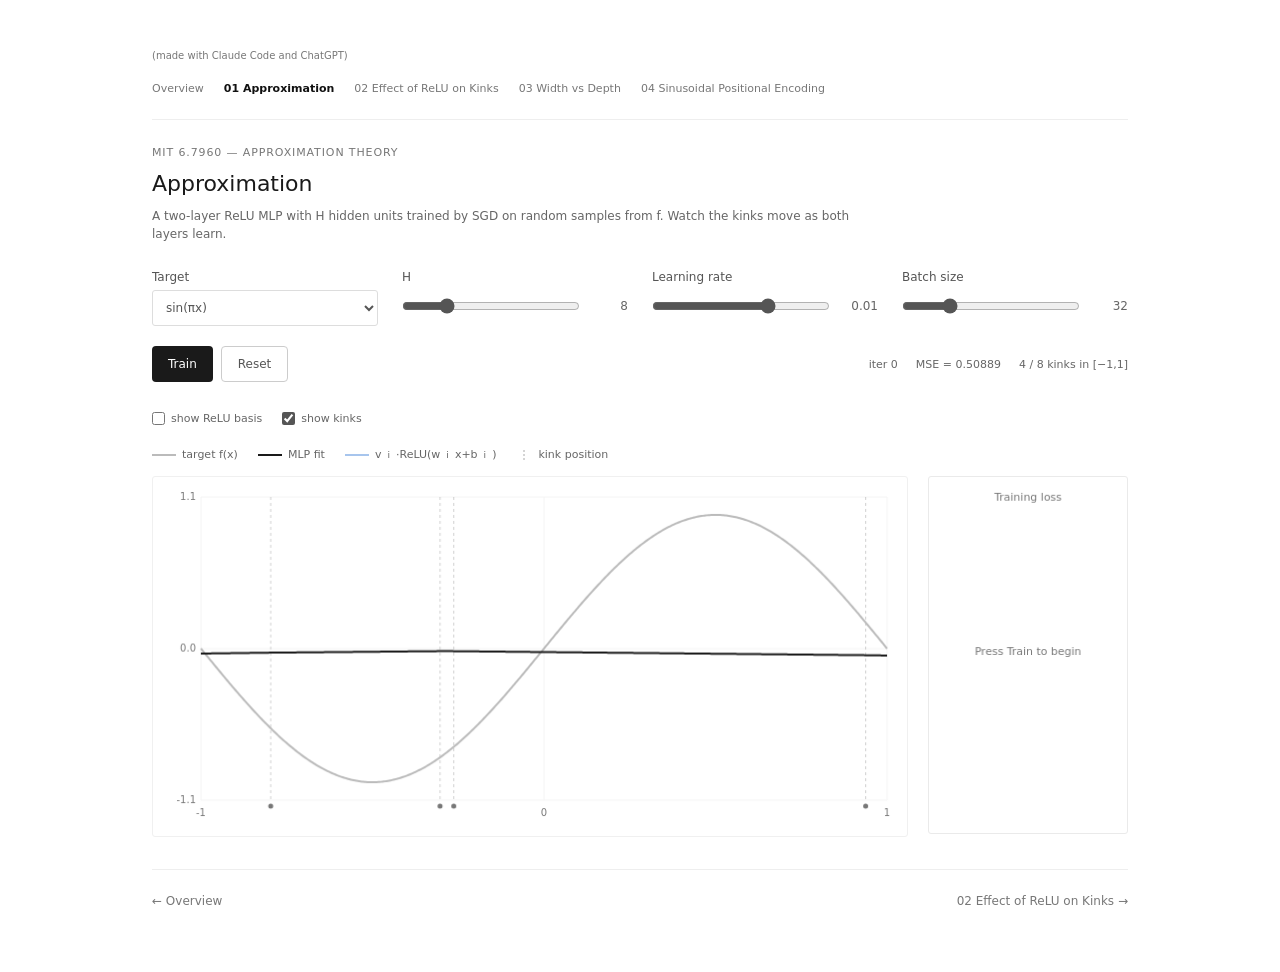
<file: materials/interactive demos/relu-approx.html>
<!DOCTYPE html>
<html lang="en">
<head>
  <meta charset="UTF-8">
  <meta name="viewport" content="width=device-width, initial-scale=1.0">
  <title>Approximation — 6.7960</title>
  <style>
    *, *::before, *::after { box-sizing: border-box; margin: 0; padding: 0; }
    body {
      font-family: system-ui, -apple-system, sans-serif;
      background: #fff;
      color: #1a1a1a;
      font-size: 13px;
      line-height: 1.5;
    }
    .page {
      max-width: 900px;
      margin: 0 auto;
      padding: 52px 2rem 80px;
    }
    .course { font-size: 11px; color: #bbb; letter-spacing: 0.08em; text-transform: uppercase; margin-bottom: 6px; }
    h1 { font-size: 20px; font-weight: 400; margin-bottom: 6px; }
    .subtitle { color: #888; font-size: 12px; max-width: 640px; margin-bottom: 28px; }

    .top-row {
      display: flex;
      gap: 32px;
      align-items: flex-start;
      margin-bottom: 16px;
      flex-wrap: wrap;
    }
    .ctrl-block { display: flex; flex-direction: column; gap: 8px; }
    .ctrl-row { display: flex; align-items: center; gap: 10px; }
    .ctrl-row label { font-size: 12px; color: #666; min-width: 72px; }
    .ctrl-row select {
      font: inherit; font-size: 11px; color: #555;
      border: 1px solid #ddd; border-radius: 3px;
      padding: 3px 6px; background: #fff; cursor: pointer;
    }
    .ctrl-row input[type=range] { width: 140px; accent-color: #555; }
    .val { font-size: 11px; color: #999; font-variant-numeric: tabular-nums; min-width: 40px; }

    .btn-row { display: flex; gap: 8px; margin-bottom: 16px; }
    button {
      background: #1a1a1a; color: #fff; border: none;
      border-radius: 4px; padding: 5px 16px;
      font-size: 12px; font-family: inherit; cursor: pointer;
    }
    button:hover { background: #333; }
    .btn-ghost {
      background: #fff; color: #555; border: 1px solid #ccc;
    }
    .btn-ghost:hover { background: #f5f5f5; }

    .toggle-row { display: flex; gap: 18px; margin-bottom: 12px; }
    .toggle { display: flex; align-items: center; gap: 6px; font-size: 11px; color: #888; cursor: pointer; user-select: none; }
    .toggle input { accent-color: #555; }

    .legend { display: flex; gap: 20px; margin-bottom: 10px; flex-wrap: wrap; }
    .leg { display: flex; align-items: center; gap: 6px; font-size: 11px; color: #888; }
    .swatch { width: 24px; height: 2.5px; flex-shrink: 0; }

    .canvases { display: flex; gap: 16px; align-items: flex-start; }
    #main-canvas { border: 1px solid #f0f0f0; border-radius: 3px; flex: 1; display: block; }
    #loss-canvas { border: 1px solid #f0f0f0; border-radius: 3px; display: block; flex-shrink: 0; }

    .info {
      margin-top: 10px;
      font-size: 11px;
      color: #aaa;
      font-variant-numeric: tabular-nums;
      display: flex;
      gap: 24px;
    }
  
    .credit {font-size:10px;color:#777;margin-bottom:14px}
    .course {color:#777}.subtitle,.leg,.toggle,.val,.info,.demo-desc,.panel-label {color:#666}
    .site-nav {display:flex;gap:18px;flex-wrap:wrap;border-bottom:1px solid #eee;padding:0 0 14px;margin:0 0 28px;font-size:11px}
    .site-nav a,.pager a {color:#777;text-decoration:none}.site-nav a:hover,.pager a:hover {color:#111;text-decoration:underline}
    .site-nav [aria-current] {color:#111;font-weight:600}
    .pager {display:flex;justify-content:space-between;gap:24px;border-top:1px solid #eee;margin-top:32px;padding-top:18px;font-size:12px}
    details {margin-top:18px;color:#666;font-size:12px}summary {cursor:pointer}details p {margin:12px 0;max-width:690px}
    :focus-visible {outline:2px solid #508cdc;outline-offset:4px}
    .btn-row,.toggle-row,.info {flex-wrap:wrap}.canvases {display:grid;grid-template-columns:minmax(0,1fr) 180px}
    .canvases canvas {width:100%;min-width:0;height:auto} .ctrl-row {max-width:100%}
    @media(max-width:600px){.page{padding:28px 20px 48px}.site-nav{gap:10px 16px}.canvases{grid-template-columns:1fr}.canvases #loss-canvas{width:100%;height:150px}.panels{flex-direction:column}.ctrl-row input[type=range]{width:110px;min-width:0}.controls{gap:16px}.info{gap:10px 20px}.btn-row{gap:8px}.subtitle{margin-bottom:22px}}

/* Consistent spacing and responsive experiment layout. */
.page{max-width:1040px;padding:40px 32px 56px}
body{line-height:1.55}
.site-nav{gap:8px 20px;margin-bottom:24px;padding-bottom:16px;align-items:center}
.site-nav a{padding:6px 0;display:inline-block}
.credit{margin-bottom:10px}h1{font-size:22px}.subtitle{margin-bottom:24px;max-width:720px}
.controls,.top-row .ctrl-block{display:grid;grid-template-columns:repeat(auto-fit,minmax(185px,1fr));gap:16px 24px;width:100%;margin:0 0 20px;align-items:start}
.top-row{display:block;margin:0;gap:0}
.ctrl-row{display:grid;grid-template-columns:minmax(0,1fr) auto;gap:4px 10px;min-width:0;align-items:center}
.ctrl-row label{grid-column:1/-1;min-width:0;font-size:12px;color:#555}
.ctrl-row input[type=range]{width:100%;min-width:0;min-height:32px;margin:0;accent-color:#555}
.ctrl-row select{grid-column:1/-1;width:100%;min-width:0;max-width:100%;min-height:36px;padding:6px 9px;font-size:12px}
.val{min-width:38px;text-align:right;font-size:12px}.arch-badge{margin:0 0 16px}
.training-toolbar{display:flex;align-items:center;justify-content:space-between;flex-wrap:wrap;gap:12px 24px;margin:0 0 20px}
.training-toolbar .btn-row{margin:0}.training-toolbar .info{margin:0;gap:6px 18px;font-size:11px;flex-wrap:wrap}
button{min-height:36px;padding:7px 16px;line-height:1.3}button:disabled{opacity:.55;cursor:default}
.btn-row{flex-wrap:wrap;gap:8px}.legend,.toggle-row{gap:8px 20px;margin:0 0 12px;align-items:center;flex-wrap:wrap}
.toggle{min-height:32px}.leg{font-size:11px}.swatch{flex-shrink:0}
.canvases{grid-template-columns:minmax(0,1fr) 200px;gap:20px;align-items:start;margin-bottom:0}
.panels{gap:20px;margin-bottom:20px}.panel-label{text-align:left;margin-bottom:10px;font-size:10px}
.canvases canvas,.panel canvas,#loss-canvas,#sweep-canvas{height:auto;min-width:0;border-color:#eaeaea}
.plots{grid-template-columns:minmax(0,1.6fr) minmax(0,1fr);gap:24px}.plots figure{min-width:0}
.plot{max-width:100%}.caption{margin-top:10px;line-height:1.5}.stats{margin-top:20px;gap:10px 24px}
.modes{margin-bottom:20px;flex-wrap:wrap}.modes button{flex:0 1 auto}
details{margin:20px 0;line-height:1.6}summary{padding:6px 0;min-height:32px}details p{margin:10px 0 0}details .sweep-note{font-size:12px;color:#666;margin:10px 0 0}
.comparison{margin-top:28px;padding-top:24px;border-top:1px solid #eee}
.section-head{display:flex;align-items:center;justify-content:space-between;flex-wrap:wrap;gap:12px 24px;margin-bottom:16px}
.section-head h2{font-size:14px;font-weight:500;margin:0}.section-head p{font-size:11px;color:#777;margin-top:3px}
.section-head .btn-row{margin:0}.comparison details{margin:14px 0 0}#sweep-status{color:#666;font-size:11px}#sweep-canvas{margin:0}
.pager{margin-top:32px;padding-top:16px;align-items:start}.pager a{padding:6px 0;max-width:48%}.pager a:last-child{text-align:right}
.demo-list a{padding:20px 0}.demo-desc{max-width:650px}
@media(min-width:1200px){.page{padding-top:48px}}
@media(max-width:760px){.page{padding:28px 24px 40px}.canvases{grid-template-columns:minmax(0,1fr)}.canvases #loss-canvas{width:100%;height:auto}.panels{flex-direction:column}.plots{grid-template-columns:minmax(0,1fr)}.controls,.top-row .ctrl-block{grid-template-columns:repeat(2,minmax(0,1fr));gap:14px 20px}.training-toolbar{align-items:flex-start}.training-toolbar .info{width:100%}.site-nav{gap:4px 16px}.panel-label{font-size:11px}}
@media(max-width:420px){.page{padding:22px 16px 32px}.controls,.top-row .ctrl-block{gap:14px 16px}.ctrl-row select{font-size:11px}.ctrl-row label{font-size:11px}.val{font-size:11px;min-width:30px}.legend,.toggle-row{gap:6px 14px}.site-nav{font-size:10px;gap:2px 14px}.subtitle{font-size:12px}.section-head{gap:12px}.section-head .btn-row{width:100%}.pager{font-size:11px;gap:16px}}
@media(pointer:coarse){button,.ctrl-row select{min-height:44px}.toggle,summary,.site-nav a,.pager a{min-height:44px;display:inline-flex;align-items:center}.ctrl-row input[type=range]{min-height:40px}}

</style>
<link rel="icon" href="data:,">
</head>
<body>
<div class="page">

  <div class="credit">(made with Claude Code and ChatGPT)</div>
<nav class="site-nav" aria-label="Lesson sequence"><a href="index.html">Overview</a><a href="relu-approx.html" aria-current="page">01 Approximation</a><a href="bias.html">02 Effect of ReLU on Kinks</a><a href="width-depth.html">03 Width vs Depth</a><a href="posenc.html">04 Sinusoidal Positional Encoding</a></nav>
  <div class="course">MIT 6.7960 — Approximation Theory</div>
  <h1>Approximation</h1>
  <p class="subtitle">
    A two-layer ReLU MLP with H hidden units trained by SGD on random samples from f.
    Watch the kinks move as both layers learn.
  </p>

  <div class="top-row">
    <div class="ctrl-block">
      <div class="ctrl-row">
        <label for="sel-fn">Target</label>
        <select id="sel-fn">
          <option value="sine">sin(πx)</option>
          <option value="abs">|x|</option>
          <option value="step">step(x)</option>
          <option value="quad">x²</option>
          <option value="bump">smooth bump</option>
          <option value="saw">sawtooth</option>
          <option value="kink">|sin(πx)|</option>
        </select>
      </div>
      <div class="ctrl-row">
        <label for="sl-H">H</label>
        <input type="range" id="sl-H" min="1" max="32" step="1" value="8">
        <span class="val" id="val-H">8</span>
      </div>
      <div class="ctrl-row">
        <label for="sl-lr">Learning rate</label>
        <input type="range" id="sl-lr" min="-4" max="-1" step="0.1" value="-2">
        <span class="val" id="val-lr">0.01</span>
      </div>
      <div class="ctrl-row">
        <label for="sl-bs">Batch size</label>
        <input type="range" id="sl-bs" min="1" max="128" step="1" value="32">
        <span class="val" id="val-bs">32</span>
      </div>
    </div>
  </div>

  <div class="training-toolbar"><div class="btn-row">
    <button id="btn-train">Train</button>
    <button id="btn-reset" class="btn-ghost">Reset</button>
  </div><div class="info">
    <span id="info-iter">iter 0</span>
    <span id="info-mse">MSE —</span>
    <span id="info-kinks">kinks —</span>
  </div></div>

  <div class="toggle-row">
    <label class="toggle"><input type="checkbox" id="tog-basis"> show ReLU basis</label>
    <label class="toggle"><input type="checkbox" id="tog-kinks" checked> show kinks</label>
  </div>

  <div class="legend">
    <div class="leg"><div class="swatch" style="background:#bbb"></div>target f(x)</div>
    <div class="leg"><div class="swatch" style="background:#1a1a1a"></div>MLP fit</div>
    <div class="leg"><div class="swatch" style="background:rgba(80,140,220,0.5)"></div>v<sub>i</sub>·ReLU(w<sub>i</sub>x+b<sub>i</sub>)</div>
    <div class="leg">
      <svg width="16" height="10" style="flex-shrink:0">
        <line x1="8" y1="0" x2="8" y2="10" stroke="#aaa" stroke-width="1" stroke-dasharray="2,2"/>
      </svg>
      kink position
    </div>
  </div>

  <div class="canvases">
    <canvas role="img" aria-label="Target and network approximation" id="main-canvas" width="640" height="380"></canvas>
    <canvas role="img" aria-label="Training loss" id="loss-canvas" width="180" height="380"></canvas>
  </div>

  

<footer class="pager"><a href="index.html">← Overview</a><a href="bias.html">02 Effect of ReLU on Kinks →</a></footer>
</div>
<script>
'use strict';

// ── Target functions ──────────────────────────────────────────────────────────

const FNS = {
  sine:  x => Math.sin(Math.PI * x),
  abs:   x => Math.abs(x),
  step:  x => (x >= 0 ? 1 : -1),
  quad:  x => x * x,
  bump:  x => Math.exp(-8 * x * x) - 0.3 * Math.exp(-8 * (x - 0.6) ** 2),
  saw:   x => x - Math.floor(x + 0.5),
  kink:  x => Math.abs(Math.sin(Math.PI * x)),
};

// ── State ─────────────────────────────────────────────────────────────────────

let net, H, lr, batchSz, targetFn;
let iter = 0, running = false, rafId = null;
let lossHistory = [];
let showBasis = false, showKinks = true;

// ── Network: scalar input → H ReLUs → scalar output ──────────────────────────

function makeNet(h) {
  // He-style init for w1; spread b1 so kinks start across [-1,1]
  return {
    w1: Float64Array.from({length: h}, () => (Math.random() * 2 - 1)),
    b1: Float64Array.from({length: h}, (_, i) => -1 + 2 * (i + 0.5) / h + (Math.random() - 0.5) * 0.2),
    w2: Float64Array.from({length: h}, () => (Math.random() - 0.5) * 0.1),
    b2: 0,
  };
}

function forward(n, x) {
  const h = new Float64Array(n.w1.length);
  for (let i = 0; i < n.w1.length; i++) {
    const pre = n.w1[i] * x + n.b1[i];
    h[i] = pre > 0 ? pre : 0;
  }
  let y = n.b2;
  for (let i = 0; i < n.w2.length; i++) y += n.w2[i] * h[i];
  return { y, h };
}

function predict(n, x) { return forward(n, x).y; }

function kinkPos(n, i) {
  // hidden unit i activates at w1[i]*x + b1[i] = 0  →  x = -b1[i]/w1[i]
  return Math.abs(n.w1[i]) > 1e-9 ? -n.b1[i] / n.w1[i] : NaN;
}

// ── SGD step ──────────────────────────────────────────────────────────────────

function sgdStep(n, xs, ys) {
  const H = n.w1.length, nb = xs.length;
  const gw1 = new Float64Array(H), gb1 = new Float64Array(H);
  const gw2 = new Float64Array(H);
  let gb2 = 0, loss = 0;

  for (let s = 0; s < nb; s++) {
    const { y, h } = forward(n, xs[s]);
    const err = y - ys[s];
    loss += err * err;
    const dout = 2 * err / nb;
    gb2 += dout;
    for (let i = 0; i < H; i++) {
      gw2[i] += dout * h[i];
      if (h[i] > 0) {
        const dh = dout * n.w2[i];
        gw1[i] += dh * xs[s];
        gb1[i] += dh;
      }
    }
  }

  n.b2 -= lr * gb2;
  for (let i = 0; i < H; i++) {
    n.w1[i] -= lr * gw1[i];
    n.b1[i] -= lr * gb1[i];
    n.w2[i] -= lr * gw2[i];
  }
  return loss / nb;
}

// ── Training loop ─────────────────────────────────────────────────────────────

function sampleBatch(n) {
  const xs = [], ys = [];
  for (let i = 0; i < n; i++) {
    const x = Math.random() * 2 - 1;
    xs.push(x); ys.push(targetFn(x));
  }
  return { xs, ys };
}

const STEPS_PER_FRAME = 20;

function frame() {
  for (let s = 0; s < STEPS_PER_FRAME; s++) {
    const { xs, ys } = sampleBatch(batchSz);
    const mse = sgdStep(net, xs, ys);
    iter++;
    if (iter % 10 === 0) lossHistory.push({ iter, mse });
  }
  draw();
  if (running) rafId = requestAnimationFrame(frame);
}

function startTraining() {
  if (running) return;
  running = true;
  document.getElementById('btn-train').textContent = 'Pause';
  rafId = requestAnimationFrame(frame);
}

function pauseTraining() {
  running = false;
  document.getElementById('btn-train').textContent = 'Train';
  if (rafId) { cancelAnimationFrame(rafId); rafId = null; }
}

function resetAll() {
  pauseTraining();
  iter = 0; lossHistory = [];
  H = Number(document.getElementById('sl-H').value);
  lr = Math.pow(10, Number(document.getElementById('sl-lr').value));
  batchSz = Number(document.getElementById('sl-bs').value);
  targetFn = FNS[document.getElementById('sel-fn').value];
  net = makeNet(H);
  draw();
}

// ── Drawing ───────────────────────────────────────────────────────────────────

const mainCanvas = document.getElementById('main-canvas');
const lossCanvas = document.getElementById('loss-canvas');
const mCtx = mainCanvas.getContext('2d');
const lCtx = lossCanvas.getContext('2d');

const PAD = { t: 20, r: 20, b: 36, l: 48 };
const NPLOT = 500;

function drawMain() {
  const W = mainCanvas.width, H_ = mainCanvas.height;
  mCtx.clearRect(0, 0, W, H_);

  const pw = W - PAD.l - PAD.r, ph = H_ - PAD.t - PAD.b;

  const xs = Array.from({length: NPLOT}, (_, i) => -1 + 2 * i / (NPLOT - 1));
  const yTruth = xs.map(targetFn);
  const yFit   = xs.map(x => predict(net, x));

  let ylo = Math.min(...yTruth, ...yFit) - 0.05;
  let yhi = Math.max(...yTruth, ...yFit) + 0.05;
  const span = yhi - ylo;
  ylo -= span * 0.04; yhi += span * 0.04;

  const scX = x  => PAD.l + (x + 1) / 2 * pw;
  const scY = y  => PAD.t + ph - (y - ylo) / (yhi - ylo) * ph;

  // Grid
  mCtx.strokeStyle = '#f4f4f4'; mCtx.lineWidth = 1;
  [ylo, 0, yhi].forEach(v => {
    const y = scY(v);
    if (y >= PAD.t && y <= PAD.t + ph) {
      mCtx.beginPath(); mCtx.moveTo(PAD.l, y); mCtx.lineTo(PAD.l + pw, y); mCtx.stroke();
    }
  });
  [-1, 0, 1].forEach(v => {
    const x = scX(v);
    mCtx.beginPath(); mCtx.moveTo(x, PAD.t); mCtx.lineTo(x, PAD.t + ph); mCtx.stroke();
  });

  // Kink positions as vertical dashed lines
  if (showKinks) {
    for (let i = 0; i < net.w1.length; i++) {
      const kx = kinkPos(net, i);
      if (isNaN(kx) || kx < -1 || kx > 1) continue;
      const px = scX(kx);
      mCtx.strokeStyle = 'rgba(160,160,160,0.5)'; mCtx.lineWidth = 1;
      mCtx.setLineDash([3, 3]);
      mCtx.beginPath(); mCtx.moveTo(px, PAD.t); mCtx.lineTo(px, PAD.t + ph); mCtx.stroke();
      mCtx.setLineDash([]);
      // dot on x-axis
      mCtx.fillStyle = '#777';
      mCtx.beginPath(); mCtx.arc(px, PAD.t + ph + 6, 2.5, 0, 2 * Math.PI); mCtx.fill();
    }
  }

  // Individual ReLU contributions: v_i * ReLU(w_i*x + b_i)
  if (showBasis) {
    for (let i = 0; i < net.w1.length; i++) {
      const hue = (i / Math.max(net.w1.length - 1, 1)) * 240;
      mCtx.strokeStyle = `hsla(${hue},60%,55%,0.4)`;
      mCtx.lineWidth = 1;
      mCtx.beginPath();
      xs.forEach((x, j) => {
        const pre = net.w1[i] * x + net.b1[i];
        const contrib = net.w2[i] * (pre > 0 ? pre : 0);
        const py = scY(contrib);
        j === 0 ? mCtx.moveTo(scX(x), py) : mCtx.lineTo(scX(x), py);
      });
      mCtx.stroke();
    }
  }

  // Target
  mCtx.strokeStyle = '#bbb'; mCtx.lineWidth = 2;
  mCtx.beginPath();
  xs.forEach((x, i) => {
    const y = scY(yTruth[i]);
    i === 0 ? mCtx.moveTo(scX(x), y) : mCtx.lineTo(scX(x), y);
  });
  mCtx.stroke();

  // MLP fit
  mCtx.strokeStyle = '#1a1a1a'; mCtx.lineWidth = 2;
  mCtx.beginPath();
  xs.forEach((x, i) => {
    const y = scY(yFit[i]);
    i === 0 ? mCtx.moveTo(scX(x), y) : mCtx.lineTo(scX(x), y);
  });
  mCtx.stroke();

  // Axes labels
  mCtx.fillStyle = '#777'; mCtx.font = '10px system-ui';
  mCtx.textAlign = 'center';
  [-1, 0, 1].forEach(v => mCtx.fillText(v, scX(v), PAD.t + ph + 16));
  mCtx.textAlign = 'right';
  [ylo, 0, yhi].forEach(v => {
    const y = scY(v);
    if (y >= PAD.t && y <= PAD.t + ph) mCtx.fillText(v.toFixed(1), PAD.l - 5, y + 3);
  });

  // Info line
  const mse = yFit.reduce((s, y, i) => { const e = y - yTruth[i]; return s + e*e; }, 0) / NPLOT;
  const kinks = Array.from({length: net.w1.length}, (_, i) => kinkPos(net, i))
    .filter(k => !isNaN(k) && k >= -1 && k <= 1).length;
  document.getElementById('info-iter').textContent = `iter ${iter}`;
  document.getElementById('info-mse').textContent =
    `MSE = ${mse < 1e-4 ? mse.toExponential(2) : mse.toFixed(5)}`;
  document.getElementById('info-kinks').textContent =
    `${kinks} / ${net.w1.length} kinks in [−1,1]`;
}

function drawLoss() {
  const W = lossCanvas.width, H_ = lossCanvas.height;
  lCtx.clearRect(0, 0, W, H_);
  if (lossHistory.length < 2) { lCtx.fillStyle='#777'; lCtx.font='11px system-ui'; lCtx.textAlign='center'; lCtx.fillText('Training loss',W/2,24); lCtx.fillText('Press Train to begin',W/2,H_/2); return; }

  const lpad = { t: 20, r: 12, b: 36, l: 12 };
  const pw = W - lpad.l - lpad.r, ph = H_ - lpad.t - lpad.b;

  const losses = lossHistory.map(h => h.mse);
  const maxL = Math.max(...losses), minL = Math.min(...losses);
  const maxI = lossHistory[lossHistory.length - 1].iter;

  const scX = i => lpad.l + (i / maxI) * pw;
  const scY = v => lpad.t + ph - (Math.log(v + 1e-9) - Math.log(minL + 1e-9)) /
                   (Math.log(maxL + 1e-9) - Math.log(minL + 1e-9)) * ph;

  lCtx.strokeStyle = '#f0f0f0'; lCtx.lineWidth = 1;
  lCtx.beginPath(); lCtx.moveTo(lpad.l, lpad.t); lCtx.lineTo(lpad.l, lpad.t + ph);
  lCtx.lineTo(lpad.l + pw, lpad.t + ph); lCtx.stroke();

  lCtx.strokeStyle = '#888'; lCtx.lineWidth = 1.5;
  lCtx.beginPath();
  lossHistory.forEach((h, i) => {
    const x = scX(h.iter), y = scY(h.mse);
    i === 0 ? lCtx.moveTo(x, y) : lCtx.lineTo(x, y);
  });
  lCtx.stroke();

  lCtx.fillStyle = '#777'; lCtx.font = '10px system-ui'; lCtx.textAlign = 'center';
  lCtx.fillText('loss', lpad.l + pw / 2, lpad.t - 6);
  lCtx.fillText('0', lpad.l, lpad.t + ph + 14);
  lCtx.fillText(maxI, lpad.l + pw, lpad.t + ph + 14);
}

function draw() { drawMain(); drawLoss(); }

// ── UI wiring ─────────────────────────────────────────────────────────────────

document.getElementById('btn-train').addEventListener('click', () => {
  running ? pauseTraining() : startTraining();
});

document.getElementById('btn-reset').addEventListener('click', resetAll);

document.getElementById('sel-fn').addEventListener('change', resetAll);
document.getElementById('sl-H').addEventListener('input', e => {
  document.getElementById('val-H').textContent = e.target.value;
  resetAll();
});

document.getElementById('sl-lr').addEventListener('input', e => {
  lr = Math.pow(10, Number(e.target.value));
  document.getElementById('val-lr').textContent = lr < 0.01
    ? lr.toExponential(0) : lr.toFixed(3);
});

document.getElementById('sl-bs').addEventListener('input', e => {
  batchSz = Number(e.target.value);
  document.getElementById('val-bs').textContent = batchSz;
});

document.getElementById('tog-basis').addEventListener('change', e => {
  showBasis = e.target.checked; draw();
});
document.getElementById('tog-kinks').addEventListener('change', e => {
  showKinks = e.target.checked; draw();
});

resetAll();
</script>

<script>
// Resize the drawing surface as well as CSS, keeping labels readable on small screens.
function resizePlots(){
 const stacked=innerWidth<=760;
 for(const id of ['main-canvas', 'loss-canvas']){const c=document.getElementById(id),w=Math.max(1,Math.round(c.getBoundingClientRect().width));
 const h=id==='sweep-canvas'?240:id==='loss-canvas'?(false?150:stacked?160:360):(stacked?280:false?300:360);
 if(c.width!==w||c.height!==h){c.width=w;c.height=h;}}
 draw();
}
let resizeFrame;window.addEventListener('resize',()=>{cancelAnimationFrame(resizeFrame);resizeFrame=requestAnimationFrame(resizePlots);});resizePlots();
</script>
</body>
</html>
</file>
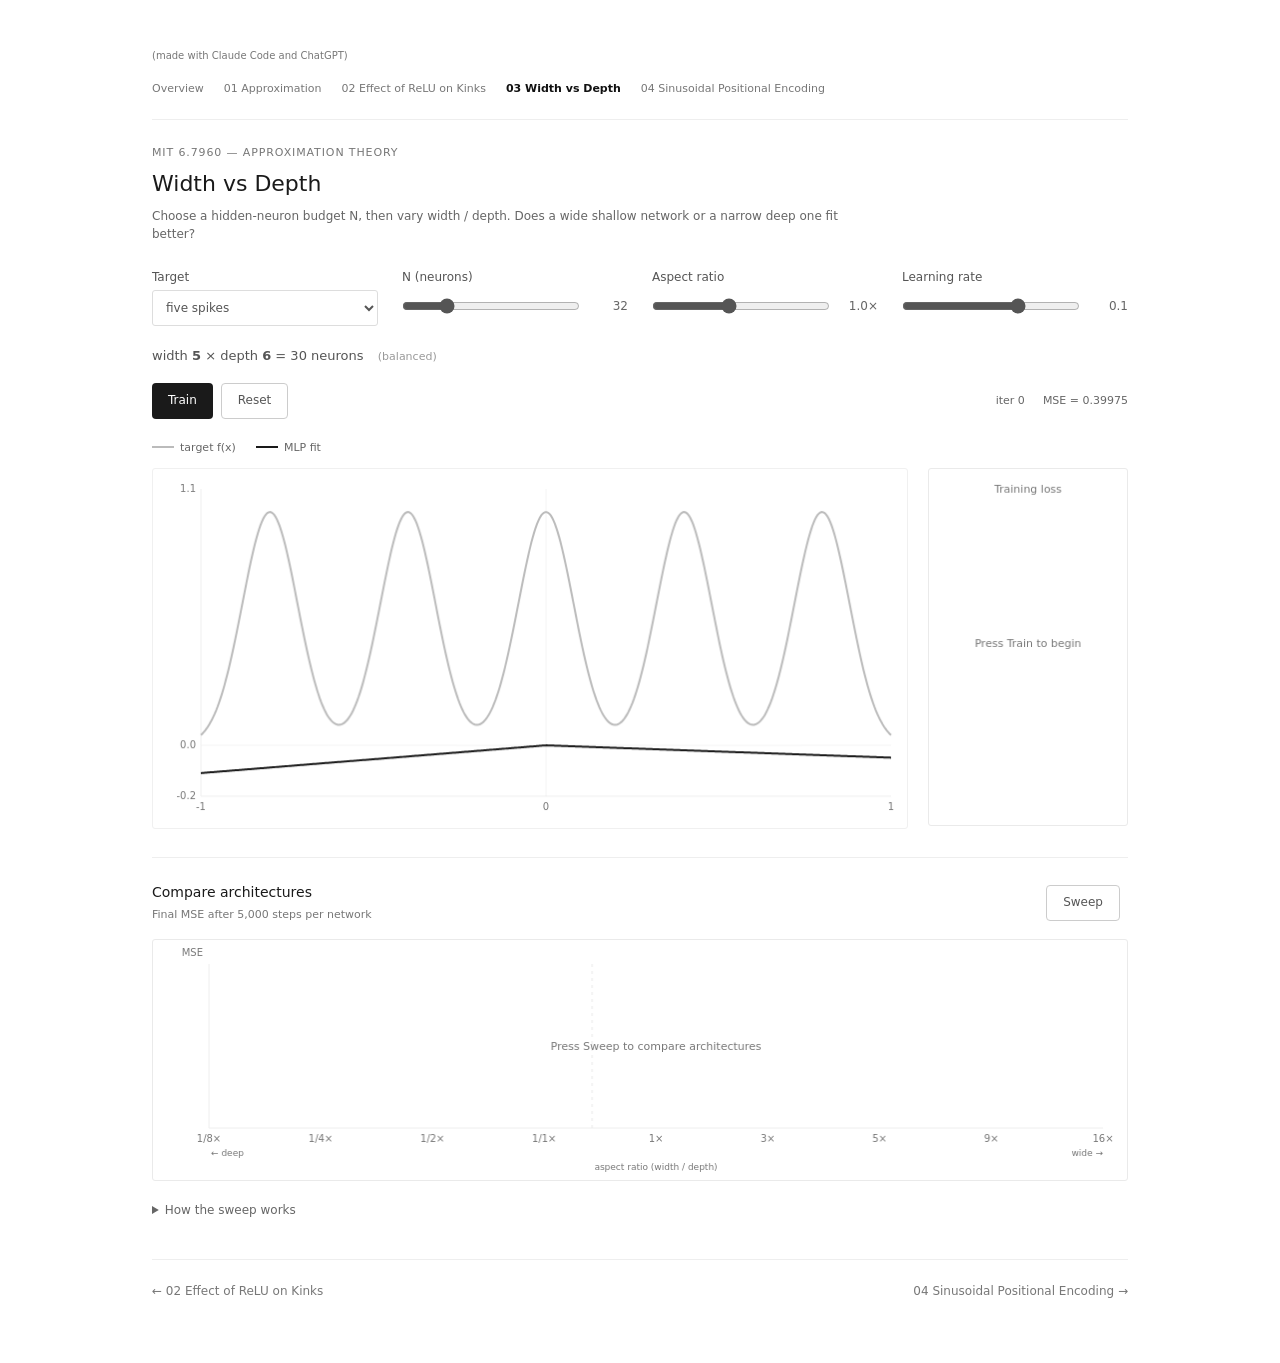
<file: materials/interactive demos/width-depth.html>
<!DOCTYPE html>
<html lang="en">
<head>
  <meta charset="UTF-8">
  <meta name="viewport" content="width=device-width, initial-scale=1.0">
  <title>Width vs Depth — 6.7960</title>
  <style>
    *, *::before, *::after { box-sizing: border-box; margin: 0; padding: 0; }
    body {
      font-family: system-ui, -apple-system, sans-serif;
      background: #fff; color: #1a1a1a;
      font-size: 13px; line-height: 1.5;
    }
    .page { max-width: 900px; margin: 0 auto; padding: 52px 2rem 80px; }
    .course { font-size: 11px; color: #bbb; letter-spacing: 0.08em; text-transform: uppercase; margin-bottom: 6px; }
    h1 { font-size: 20px; font-weight: 400; margin-bottom: 6px; }
    .subtitle { color: #888; font-size: 12px; max-width: 660px; margin-bottom: 28px; }

    .controls { display: flex; gap: 28px; align-items: flex-end; margin-bottom: 10px; flex-wrap: wrap; }
    .ctrl-row { display: flex; align-items: center; gap: 8px; }
    .ctrl-row label { font-size: 12px; color: #666; min-width: 80px; }
    .ctrl-row select {
      font: inherit; font-size: 11px; color: #555;
      border: 1px solid #ddd; border-radius: 3px;
      padding: 3px 6px; background: #fff; cursor: pointer;
    }
    .ctrl-row input[type=range] { width: 130px; accent-color: #555; }
    .val { font-size: 11px; color: #999; font-variant-numeric: tabular-nums; min-width: 36px; }

    .arch-badge {
      margin-bottom: 16px;
      font-size: 13px;
      color: #555;
      font-variant-numeric: tabular-nums;
    }
    .arch-badge span { color: #999; font-size: 11px; margin-left: 6px; }

    .btn-row { display: flex; gap: 8px; margin-bottom: 18px; align-items: center; }
    button {
      background: #1a1a1a; color: #fff; border: none;
      border-radius: 4px; padding: 5px 16px;
      font-size: 12px; font-family: inherit; cursor: pointer;
    }
    button:hover { background: #333; }
    .btn-ghost { background: #fff; color: #555; border: 1px solid #ccc; }
    .btn-ghost:hover { background: #f5f5f5; }
    #sweep-status { font-size: 11px; color: #bbb; font-variant-numeric: tabular-nums; }

    .canvases { display: flex; gap: 16px; margin-bottom: 12px; }
    #main-canvas { border: 1px solid #f0f0f0; border-radius: 3px; display: block; flex: 1; }
    #loss-canvas { border: 1px solid #f0f0f0; border-radius: 3px; display: block; flex-shrink: 0; }

    #sweep-canvas { border: 1px solid #f0f0f0; border-radius: 3px; display: block; width: 100%; margin-bottom: 12px; }

    .legend { display: flex; gap: 20px; margin-bottom: 8px; flex-wrap: wrap; }
    .leg { display: flex; align-items: center; gap: 6px; font-size: 11px; color: #888; }
    .swatch { width: 22px; height: 2.5px; flex-shrink: 0; }

    .sweep-note { font-size: 11px; color: #aaa; max-width: 680px; margin-bottom: 10px; line-height: 1.6; }
    .sweep-note b { color: #888; font-weight: 500; }
    .info { font-size: 11px; color: #aaa; font-variant-numeric: tabular-nums; display: flex; gap: 24px; }
  
    .credit {font-size:10px;color:#777;margin-bottom:14px}
    .course {color:#777}.subtitle,.leg,.toggle,.val,.info,.demo-desc,.panel-label {color:#666}
    .site-nav {display:flex;gap:18px;flex-wrap:wrap;border-bottom:1px solid #eee;padding:0 0 14px;margin:0 0 28px;font-size:11px}
    .site-nav a,.pager a {color:#777;text-decoration:none}.site-nav a:hover,.pager a:hover {color:#111;text-decoration:underline}
    .site-nav [aria-current] {color:#111;font-weight:600}
    .pager {display:flex;justify-content:space-between;gap:24px;border-top:1px solid #eee;margin-top:32px;padding-top:18px;font-size:12px}
    details {margin-top:18px;color:#666;font-size:12px}summary {cursor:pointer}details p {margin:12px 0;max-width:690px}
    :focus-visible {outline:2px solid #508cdc;outline-offset:4px}
    .btn-row,.toggle-row,.info {flex-wrap:wrap}.canvases {display:grid;grid-template-columns:minmax(0,1fr) 180px}
    .canvases canvas {width:100%;min-width:0;height:auto} .ctrl-row {max-width:100%}
    @media(max-width:600px){.page{padding:28px 20px 48px}.site-nav{gap:10px 16px}.canvases{grid-template-columns:1fr}.canvases #loss-canvas{width:100%;height:150px}.panels{flex-direction:column}.ctrl-row input[type=range]{width:110px;min-width:0}.controls{gap:16px}.info{gap:10px 20px}.btn-row{gap:8px}.subtitle{margin-bottom:22px}}

/* Consistent spacing and responsive experiment layout. */
.page{max-width:1040px;padding:40px 32px 56px}
body{line-height:1.55}
.site-nav{gap:8px 20px;margin-bottom:24px;padding-bottom:16px;align-items:center}
.site-nav a{padding:6px 0;display:inline-block}
.credit{margin-bottom:10px}h1{font-size:22px}.subtitle{margin-bottom:24px;max-width:720px}
.controls,.top-row .ctrl-block{display:grid;grid-template-columns:repeat(auto-fit,minmax(185px,1fr));gap:16px 24px;width:100%;margin:0 0 20px;align-items:start}
.top-row{display:block;margin:0;gap:0}
.ctrl-row{display:grid;grid-template-columns:minmax(0,1fr) auto;gap:4px 10px;min-width:0;align-items:center}
.ctrl-row label{grid-column:1/-1;min-width:0;font-size:12px;color:#555}
.ctrl-row input[type=range]{width:100%;min-width:0;min-height:32px;margin:0;accent-color:#555}
.ctrl-row select{grid-column:1/-1;width:100%;min-width:0;max-width:100%;min-height:36px;padding:6px 9px;font-size:12px}
.val{min-width:38px;text-align:right;font-size:12px}.arch-badge{margin:0 0 16px}
.training-toolbar{display:flex;align-items:center;justify-content:space-between;flex-wrap:wrap;gap:12px 24px;margin:0 0 20px}
.training-toolbar .btn-row{margin:0}.training-toolbar .info{margin:0;gap:6px 18px;font-size:11px;flex-wrap:wrap}
button{min-height:36px;padding:7px 16px;line-height:1.3}button:disabled{opacity:.55;cursor:default}
.btn-row{flex-wrap:wrap;gap:8px}.legend,.toggle-row{gap:8px 20px;margin:0 0 12px;align-items:center;flex-wrap:wrap}
.toggle{min-height:32px}.leg{font-size:11px}.swatch{flex-shrink:0}
.canvases{grid-template-columns:minmax(0,1fr) 200px;gap:20px;align-items:start;margin-bottom:0}
.panels{gap:20px;margin-bottom:20px}.panel-label{text-align:left;margin-bottom:10px;font-size:10px}
.canvases canvas,.panel canvas,#loss-canvas,#sweep-canvas{height:auto;min-width:0;border-color:#eaeaea}
.plots{grid-template-columns:minmax(0,1.6fr) minmax(0,1fr);gap:24px}.plots figure{min-width:0}
.plot{max-width:100%}.caption{margin-top:10px;line-height:1.5}.stats{margin-top:20px;gap:10px 24px}
.modes{margin-bottom:20px;flex-wrap:wrap}.modes button{flex:0 1 auto}
details{margin:20px 0;line-height:1.6}summary{padding:6px 0;min-height:32px}details p{margin:10px 0 0}details .sweep-note{font-size:12px;color:#666;margin:10px 0 0}
.comparison{margin-top:28px;padding-top:24px;border-top:1px solid #eee}
.section-head{display:flex;align-items:center;justify-content:space-between;flex-wrap:wrap;gap:12px 24px;margin-bottom:16px}
.section-head h2{font-size:14px;font-weight:500;margin:0}.section-head p{font-size:11px;color:#777;margin-top:3px}
.section-head .btn-row{margin:0}.comparison details{margin:14px 0 0}#sweep-status{color:#666;font-size:11px}#sweep-canvas{margin:0}
.pager{margin-top:32px;padding-top:16px;align-items:start}.pager a{padding:6px 0;max-width:48%}.pager a:last-child{text-align:right}
.demo-list a{padding:20px 0}.demo-desc{max-width:650px}
@media(min-width:1200px){.page{padding-top:48px}}
@media(max-width:760px){.page{padding:28px 24px 40px}.canvases{grid-template-columns:minmax(0,1fr)}.canvases #loss-canvas{width:100%;height:auto}.panels{flex-direction:column}.plots{grid-template-columns:minmax(0,1fr)}.controls,.top-row .ctrl-block{grid-template-columns:repeat(2,minmax(0,1fr));gap:14px 20px}.training-toolbar{align-items:flex-start}.training-toolbar .info{width:100%}.site-nav{gap:4px 16px}.panel-label{font-size:11px}}
@media(max-width:420px){.page{padding:22px 16px 32px}.controls,.top-row .ctrl-block{gap:14px 16px}.ctrl-row select{font-size:11px}.ctrl-row label{font-size:11px}.val{font-size:11px;min-width:30px}.legend,.toggle-row{gap:6px 14px}.site-nav{font-size:10px;gap:2px 14px}.subtitle{font-size:12px}.section-head{gap:12px}.section-head .btn-row{width:100%}.pager{font-size:11px;gap:16px}}
@media(pointer:coarse){button,.ctrl-row select{min-height:44px}.toggle,summary,.site-nav a,.pager a{min-height:44px;display:inline-flex;align-items:center}.ctrl-row input[type=range]{min-height:40px}}

</style>
<link rel="icon" href="data:,">
</head>
<body>
<div class="page">

  <div class="credit">(made with Claude Code and ChatGPT)</div>
<nav class="site-nav" aria-label="Lesson sequence"><a href="index.html">Overview</a><a href="relu-approx.html">01 Approximation</a><a href="bias.html">02 Effect of ReLU on Kinks</a><a href="width-depth.html" aria-current="page">03 Width vs Depth</a><a href="posenc.html">04 Sinusoidal Positional Encoding</a></nav>
  <div class="course">MIT 6.7960 — Approximation Theory</div>
  <h1>Width vs Depth</h1>
  <p class="subtitle">
    Choose a hidden-neuron budget N, then vary width / depth.
    Does a wide shallow network or a narrow deep one fit better?
  </p>

  <div class="controls">
    <div class="ctrl-row">
      <label for="sel-fn">Target</label>
      <select id="sel-fn">
        <option value="sine">sin(πx)</option>
        <option value="hifreq">sin(5πx)</option>
        <option value="abs">|x|</option>
        <option value="step">step(x)</option>
        <option value="quad">x²</option>
        <option value="bump">smooth bump</option>
        <option value="kink">|sin(πx)|</option>
        <option value="runge">Runge 1/(1+25x²)</option>
        <option value="ripple">damped ripple</option>
        <option value="sawtooth">sawtooth</option>
        <option value="spikes" selected>five spikes</option>
        <option value="hat">Mexican hat</option>
      </select>
    </div>
    <div class="ctrl-row">
      <label for="sl-N">N (neurons)</label>
      <input type="range" id="sl-N" min="4" max="128" step="4" value="32">
      <span class="val" id="val-N">32</span>
    </div>
    <div class="ctrl-row">
      <label for="sl-ar">Aspect ratio</label>
      <input type="range" id="sl-ar" min="-3" max="4" step="0.25" value="0">
      <span class="val" id="val-ar">1.0×</span>
    </div>
    <div class="ctrl-row">
      <label for="sl-lr">Learning rate</label>
      <input type="range" id="sl-lr" min="-3" max="0" step="0.1" value="-1">
      <span class="val" id="val-lr">0.1</span>
    </div>
  </div>

  <div class="arch-badge" id="arch-badge">
    width 6 × depth 6 = 36 neurons
  </div>

  <div class="training-toolbar"><div class="btn-row">
    <button id="btn-train">Train</button>
    <button id="btn-reset" class="btn-ghost">Reset</button>

  </div><div class="info">
    <span id="info-iter">iter 0</span>
    <span id="info-mse">MSE —</span>
  </div></div>

  <div class="legend">
    <div class="leg"><div class="swatch" style="background:#bbb"></div>target f(x)</div>
    <div class="leg"><div class="swatch" style="background:#1a1a1a"></div>MLP fit</div>
  </div>

  <div class="canvases">
    <canvas role="img" aria-label="Target and network approximation" id="main-canvas" width="660" height="380"></canvas>
    <canvas role="img" aria-label="Training loss" id="loss-canvas" width="180" height="380"></canvas>
  </div>



  <section class="comparison" aria-labelledby="comparison-title"><div class="section-head"><div><h2 id="comparison-title">Compare architectures</h2><p>Final MSE after 5,000 steps per network</p></div><div class="btn-row"><button id="btn-sweep" class="btn-ghost">Sweep</button><span id="sweep-status" role="status"></span></div></div><canvas role="img" aria-label="Final error across network shapes" id="sweep-canvas" width="856" height="210"></canvas>  <details><summary>How the sweep works</summary><p class="sweep-note">
    <b>Sweep</b> trains 9 fresh networks from scratch — one per aspect ratio, spread from deep/narrow
    to wide/shallow — using the current N, learning rate, and target. Each runs for 5 000 SGD steps,
    then its final MSE is plotted. The dashed line marks the aspect ratio currently set above.
    The best config is circled. Equal neuron counts do not imply equal parameter counts; rounded widths and depths may differ from the requested budget.
  </p></details></section>

  

<footer class="pager"><a href="bias.html">← 02 Effect of ReLU on Kinks</a><a href="posenc.html">04 Sinusoidal Positional Encoding →</a></footer>
</div>
<script>
'use strict';

// ── Target functions ──────────────────────────────────────────────────────────

const FNS = {
  sine:     x => Math.sin(Math.PI * x),
  hifreq:   x => Math.sin(5 * Math.PI * x),
  abs:      x => Math.abs(x),
  step:     x => (x >= 0 ? 1 : -1),
  quad:     x => x * x,
  bump:     x => Math.exp(-8 * x * x) - 0.3 * Math.exp(-8 * (x - 0.6) ** 2),
  kink:     x => Math.abs(Math.sin(Math.PI * x)),
  runge:    x => 1 / (1 + 25 * x * x),
  ripple:   x => Math.sin(7 * Math.PI * x) * Math.exp(-3 * x * x),
  sawtooth: x => 2 * ((x + 1) - Math.floor(x + 1)) - 1,
  spikes:   x => Math.exp(-0.5 * ((x + 0.8) / 0.08) ** 2)
              + Math.exp(-0.5 * ((x + 0.4) / 0.08) ** 2)
              + Math.exp(-0.5 * (x / 0.08) ** 2)
              + Math.exp(-0.5 * ((x - 0.4) / 0.08) ** 2)
              + Math.exp(-0.5 * ((x - 0.8) / 0.08) ** 2),
  hat:      x => (1 - x * x) * Math.exp(-x * x / 0.3),
};

function randn() {
  let u, v;
  do { u = Math.random(); } while (u === 0);
  do { v = Math.random(); } while (v === 0);
  return Math.sqrt(-2 * Math.log(u)) * Math.cos(2 * Math.PI * v);
}

// ── Architecture from N and aspect ratio ──────────────────────────────────────

function computeArch(N, log2r) {
  const r = Math.pow(2, log2r);
  let depth = Math.max(1, Math.round(Math.sqrt(N / r)));
  let width = Math.max(1, Math.round(N / depth));
  return { width, depth, total: width * depth };
}

// ── Deep ReLU MLP ─────────────────────────────────────────────────────────────

function makeDeepNet(width, depth) {
  const layers = [];
  const s0 = Math.sqrt(2);
  layers.push({
    W: Array.from({length: width}, () => [randn() * s0]),
    b: new Float64Array(width),
  });
  const sh = Math.sqrt(2 / width);
  for (let l = 1; l < depth; l++) {
    layers.push({
      W: Array.from({length: width}, () =>
           Array.from({length: width}, () => randn() * sh)),
      b: new Float64Array(width),
    });
  }
  layers.push({
    W: [Array.from({length: width}, () => randn() * 0.01)],
    b: new Float64Array(1),
  });
  return { layers };
}

function forwardDeep(net, x) {
  const NL = net.layers.length;
  const acts = [[x]];
  const pres = [];
  for (let l = 0; l < NL; l++) {
    const L = net.layers[l], isLast = l === NL - 1;
    const pre = L.W.map((row, i) =>
      row.reduce((s, w, j) => s + w * acts[l][j], 0) + L.b[i]);
    pres.push(pre);
    acts.push(isLast ? pre : pre.map(v => v > 0 ? v : 0));
  }
  return { y: acts[NL][0], acts, pres };
}

function sgdStepDeep(net, xs, ys, lr) {
  const NL = net.layers.length, nb = xs.length;
  const gW = net.layers.map(L => L.W.map(row => new Float64Array(row.length)));
  const gb = net.layers.map(L => new Float64Array(L.b.length));
  let loss = 0;

  for (let s = 0; s < nb; s++) {
    const { y, acts, pres } = forwardDeep(net, xs[s]);
    const err = y - ys[s];
    loss += err * err;
    let delta = [2 * err / nb];

    for (let l = NL - 1; l >= 0; l--) {
      const L = net.layers[l], isLast = l === NL - 1;
      if (!isLast) delta = delta.map((d, i) => d * (pres[l][i] > 0 ? 1 : 0));
      for (let i = 0; i < delta.length; i++) {
        for (let j = 0; j < L.W[i].length; j++) gW[l][i][j] += delta[i] * acts[l][j];
        gb[l][i] += delta[i];
      }
      if (l > 0) {
        const prev = new Float64Array(L.W[0].length);
        for (let i = 0; i < delta.length; i++)
          for (let j = 0; j < L.W[i].length; j++) prev[j] += L.W[i][j] * delta[i];
        delta = Array.from(prev);
      }
    }
  }

  for (let l = 0; l < NL; l++) {
    const L = net.layers[l];
    for (let i = 0; i < L.W.length; i++) {
      for (let j = 0; j < L.W[i].length; j++) L.W[i][j] -= lr * gW[l][i][j];
      L.b[i] -= lr * gb[l][i];
    }
  }
  return loss / nb;
}

// ── Main training state ───────────────────────────────────────────────────────

let net, targetFn, lr;
let arch = { width: 6, depth: 6, total: 36 };
let iter = 0, running = false, rafId = null;
let lossHistory = [];

function readCFG() {
  const N     = Number(document.getElementById('sl-N').value);
  const log2r = Number(document.getElementById('sl-ar').value);
  lr       = Math.pow(10, Number(document.getElementById('sl-lr').value));
  targetFn = FNS[document.getElementById('sel-fn').value];
  arch     = computeArch(N, log2r);
  updateArchBadge();
}

function updateArchBadge() {
  const { width, depth, total } = arch;
  const shape = log2ArToLabel(Number(document.getElementById('sl-ar').value));
  document.getElementById('arch-badge').innerHTML =
    `width <b>${width}</b> × depth <b>${depth}</b> = ${total} neurons &nbsp;<span>${shape}</span>`;
}

function log2ArToLabel(v) {
  if (v >=  3.5) return '(very wide / shallow)';
  if (v >=  1)   return '(wide)';
  if (v >= -1)   return '(balanced)';
  if (v >= -2.5) return '(deep)';
  return '(very deep / narrow)';
}

function resetNets() {
  pauseTraining();
  iter = 0; lossHistory = [];
  net = makeDeepNet(arch.width, arch.depth);
  draw();
}

// ── Main training loop ────────────────────────────────────────────────────────

const STEPS_PER_FRAME = 20, BATCH = 32;
const NPLOT = 500;

function frame() {
  for (let s = 0; s < STEPS_PER_FRAME; s++) {
    const bxs = [], bys = [];
    for (let i = 0; i < BATCH; i++) {
      const x = Math.random() * 2 - 1;
      bxs.push(x); bys.push(targetFn(x));
    }
    const mse = sgdStepDeep(net, bxs, bys, lr);
    iter++;
    if (iter % 10 === 0) lossHistory.push({ iter, mse });
  }
  draw();
  if (running) rafId = requestAnimationFrame(frame);
}

function startTraining() {
  if (running) return;
  running = true;
  document.getElementById('btn-train').textContent = 'Pause';
  rafId = requestAnimationFrame(frame);
}

function pauseTraining() {
  running = false;
  document.getElementById('btn-train').textContent = 'Train';
  if (rafId) { cancelAnimationFrame(rafId); rafId = null; }
}

// ── Sweep ─────────────────────────────────────────────────────────────────────

const K_SWEEP = 9;
const SWEEP_STEPS = 5000;
const SWEEP_YIELD = 500;

let sweepResults = [];
let sweeping = false;
let sweepCancelled = false;

function yieldToUI() { return new Promise(r => setTimeout(r, 0)); }

async function runSweep() {
  if (sweeping) {
    sweepCancelled = true;
    return;
  }

  pauseTraining();
  sweeping = true;
  sweepCancelled = false;
  sweepResults = [];
  drawSweep();

  const N      = Number(document.getElementById('sl-N').value);
  const lrSw   = Math.pow(10, Number(document.getElementById('sl-lr').value));
  const fn     = FNS[document.getElementById('sel-fn').value];
  const log2rs = Array.from({length: K_SWEEP}, (_, i) => -3 + 7 * i / (K_SWEEP - 1));

  document.getElementById('btn-sweep').textContent = 'Cancel sweep';

  for (let ki = 0; ki < K_SWEEP; ki++) {
    if (sweepCancelled) break;

    const log2r = log2rs[ki];
    const { width, depth } = computeArch(N, log2r);
    const sNet = makeDeepNet(width, depth);

    document.getElementById('sweep-status').textContent =
      `${ki + 1}/${K_SWEEP} · width ${width} × depth ${depth}`;

    for (let step = 0; step < SWEEP_STEPS && !sweepCancelled; step++) {
      const bxs = [], bys = [];
      for (let i = 0; i < BATCH; i++) {
        const x = Math.random() * 2 - 1;
        bxs.push(x); bys.push(fn(x));
      }
      sgdStepDeep(sNet, bxs, bys, lrSw);
      if ((step + 1) % SWEEP_YIELD === 0) await yieldToUI();
    }

    if (!sweepCancelled) {
      let mse = 0;
      for (let i = 0; i < NPLOT; i++) {
        const x = -1 + 2 * i / (NPLOT - 1);
        const e = forwardDeep(sNet, x).y - fn(x);
        mse += e * e;
      }
      sweepResults.push({ log2r, mse: mse / NPLOT, width, depth });
      drawSweep();
    }
  }

  sweeping = false;
  document.getElementById('btn-sweep').textContent = 'Sweep';
  document.getElementById('sweep-status').textContent =
    sweepCancelled ? 'cancelled' : `done — ${K_SWEEP} configs, ${SWEEP_STEPS} steps each`;
}

// ── Drawing ───────────────────────────────────────────────────────────────────

const PAD = { t: 20, r: 16, b: 32, l: 48 };

function drawMain() {
  const canvas = document.getElementById('main-canvas');
  const W = canvas.width, H = canvas.height;
  const ctx = canvas.getContext('2d');
  ctx.clearRect(0, 0, W, H);

  const pw = W - PAD.l - PAD.r, ph = H - PAD.t - PAD.b;
  const plotXs = Array.from({length: NPLOT}, (_, i) => -1 + 2 * i / (NPLOT - 1));
  const yTruth = plotXs.map(targetFn);
  const yFit   = plotXs.map(x => forwardDeep(net, x).y);

  let ylo = Math.min(...yTruth, ...yFit) - 0.05;
  let yhi = Math.max(...yTruth, ...yFit) + 0.05;
  const span = yhi - ylo; ylo -= span * 0.04; yhi += span * 0.04;

  const scX = x => PAD.l + (x + 1) / 2 * pw;
  const scY = y => PAD.t + ph - (y - ylo) / (yhi - ylo) * ph;

  ctx.strokeStyle = '#f4f4f4'; ctx.lineWidth = 1;
  const y0 = scY(0);
  if (y0 >= PAD.t && y0 <= PAD.t + ph) {
    ctx.beginPath(); ctx.moveTo(PAD.l, y0); ctx.lineTo(PAD.l + pw, y0); ctx.stroke();
  }
  ctx.beginPath(); ctx.moveTo(scX(0), PAD.t); ctx.lineTo(scX(0), PAD.t + ph); ctx.stroke();

  ctx.strokeStyle = '#eee'; ctx.lineWidth = 1;
  ctx.beginPath(); ctx.moveTo(PAD.l, PAD.t); ctx.lineTo(PAD.l, PAD.t + ph);
  ctx.lineTo(PAD.l + pw, PAD.t + ph); ctx.stroke();

  ctx.fillStyle = '#777'; ctx.font = '10px system-ui'; ctx.textAlign = 'center';
  [-1, 0, 1].forEach(v => ctx.fillText(v, scX(v), PAD.t + ph + 14));
  ctx.textAlign = 'right';
  [ylo, 0, yhi].forEach(v => {
    const yp = scY(v);
    if (yp >= PAD.t && yp <= PAD.t + ph) ctx.fillText(v.toFixed(1), PAD.l - 5, yp + 3);
  });

  ctx.strokeStyle = '#bbb'; ctx.lineWidth = 2;
  ctx.beginPath();
  plotXs.forEach((x, i) => i === 0
    ? ctx.moveTo(scX(x), scY(yTruth[i]))
    : ctx.lineTo(scX(x), scY(yTruth[i])));
  ctx.stroke();

  ctx.strokeStyle = '#1a1a1a'; ctx.lineWidth = 2;
  ctx.beginPath();
  plotXs.forEach((x, i) => i === 0
    ? ctx.moveTo(scX(x), scY(yFit[i]))
    : ctx.lineTo(scX(x), scY(yFit[i])));
  ctx.stroke();

  let mse = 0;
  for (let i = 0; i < NPLOT; i++) { const e = yFit[i] - yTruth[i]; mse += e * e; }
  mse /= NPLOT;
  document.getElementById('info-iter').textContent = `iter ${iter}`;
  document.getElementById('info-mse').textContent  =
    `MSE = ${mse < 1e-4 ? mse.toExponential(2) : mse.toFixed(5)}`;
}

function drawLoss() {
  const canvas = document.getElementById('loss-canvas');
  const W = canvas.width, H = canvas.height;
  const ctx = canvas.getContext('2d');
  ctx.clearRect(0, 0, W, H);
  if (lossHistory.length < 2) { ctx.fillStyle='#777'; ctx.font='11px system-ui'; ctx.textAlign='center'; ctx.fillText('Training loss',W/2,24); ctx.fillText('Press Train to begin',W/2,H/2); return; }

  const lp = { t: 20, r: 12, b: 32, l: 12 };
  const pw = W - lp.l - lp.r, ph = H - lp.t - lp.b;

  const losses = lossHistory.map(h => h.mse);
  const maxL = Math.max(...losses), minL = Math.min(...losses);
  const maxI = lossHistory[lossHistory.length - 1].iter;

  const scX = i => lp.l + (i / maxI) * pw;
  const scY = v => lp.t + ph - (Math.log(v + 1e-9) - Math.log(minL + 1e-9)) /
                   (Math.log(maxL + 1e-9) - Math.log(minL + 1e-9)) * ph;

  ctx.strokeStyle = '#eee'; ctx.lineWidth = 1;
  ctx.beginPath(); ctx.moveTo(lp.l, lp.t); ctx.lineTo(lp.l, lp.t + ph);
  ctx.lineTo(lp.l + pw, lp.t + ph); ctx.stroke();

  ctx.strokeStyle = '#888'; ctx.lineWidth = 1.5;
  ctx.beginPath();
  lossHistory.forEach((h, i) => i === 0
    ? ctx.moveTo(scX(h.iter), scY(h.mse))
    : ctx.lineTo(scX(h.iter), scY(h.mse)));
  ctx.stroke();

  ctx.fillStyle = '#777'; ctx.font = '10px system-ui'; ctx.textAlign = 'center';
  ctx.fillText('loss', lp.l + pw / 2, lp.t - 6);
}

function drawSweep() {
  const canvas = document.getElementById('sweep-canvas');
  const W = canvas.width, H = canvas.height;
  const ctx = canvas.getContext('2d');
  ctx.clearRect(0, 0, W, H);

  const sp = { t: 24, r: 24, b: 52, l: 56 };
  const pw = W - sp.l - sp.r, ph = H - sp.t - sp.b;

  const log2rs = Array.from({length: K_SWEEP}, (_, i) => -3 + 7 * i / (K_SWEEP - 1));
  const xMin = log2rs[0], xMax = log2rs[K_SWEEP - 1];
  const scX = v => sp.l + (v - xMin) / (xMax - xMin) * pw;

  // Axes
  ctx.strokeStyle = '#eee'; ctx.lineWidth = 1;
  ctx.beginPath(); ctx.moveTo(sp.l, sp.t); ctx.lineTo(sp.l, sp.t + ph);
  ctx.lineTo(sp.l + pw, sp.t + ph); ctx.stroke();

  // X axis labels
  ctx.fillStyle = '#777'; ctx.font = '10px system-ui'; ctx.textAlign = 'center';
  log2rs.forEach((v, i) => {
    if (W < 500 && i % 2 !== 0) return;
    const r = Math.pow(2, v);
    const label = r >= 1 ? r.toFixed(0) + '×' : '1/' + Math.round(1 / r) + '×';
    ctx.fillText(label, scX(v), sp.t + ph + 14);
  });

  // Axis title + direction hints
  ctx.fillStyle = '#777'; ctx.font = '9px system-ui';
  ctx.textAlign = 'left';  ctx.fillText('← deep', sp.l + 2, sp.t + ph + 28);
  ctx.textAlign = 'right'; ctx.fillText('wide →', sp.l + pw, sp.t + ph + 28);
  ctx.textAlign = 'center'; ctx.fillText('aspect ratio (width / depth)', sp.l + pw / 2, sp.t + ph + 42);

  // Y axis title
  ctx.fillStyle = '#777'; ctx.font = '10px system-ui'; ctx.textAlign = 'right';
  ctx.fillText('MSE', sp.l - 6, sp.t - 8);

  // Current AR marker (dashed vertical)
  const curLog2r = Number(document.getElementById('sl-ar').value);
  const cx = scX(curLog2r);
  if (cx >= sp.l && cx <= sp.l + pw) {
    ctx.strokeStyle = '#e8e8e8'; ctx.lineWidth = 1; ctx.setLineDash([3, 4]);
    ctx.beginPath(); ctx.moveTo(cx, sp.t); ctx.lineTo(cx, sp.t + ph); ctx.stroke();
    ctx.setLineDash([]);
  }

  if (sweepResults.length === 0) {
    ctx.fillStyle = '#777'; ctx.font = '11px system-ui'; ctx.textAlign = 'center';
    ctx.fillText(W < 500 ? 'Press Sweep to compare' : 'Press Sweep to compare architectures', sp.l + pw / 2, sp.t + ph / 2 + 4);
    return;
  }

  // Compute y scale (log MSE)
  const mses = sweepResults.map(r => r.mse);
  const logMin = Math.log(Math.min(...mses)) - 0.5;
  const logMax = Math.log(Math.max(...mses)) + 0.5;
  const scY = v => sp.t + ph - (Math.log(v) - logMin) / (logMax - logMin) * ph;

  // Y axis tick values
  const logSpan = logMax - logMin;
  const nTicks = Math.min(4, Math.ceil(logSpan));
  for (let t = 0; t <= nTicks; t++) {
    const lv = logMin + (logMax - logMin) * t / nTicks;
    const yp = sp.t + ph - (lv - logMin) / (logMax - logMin) * ph;
    if (yp < sp.t || yp > sp.t + ph) continue;
    const v = Math.exp(lv);
    ctx.strokeStyle = '#f4f4f4'; ctx.lineWidth = 1;
    ctx.beginPath(); ctx.moveTo(sp.l, yp); ctx.lineTo(sp.l + pw, yp); ctx.stroke();
    ctx.fillStyle = '#777'; ctx.font = '10px system-ui'; ctx.textAlign = 'right';
    ctx.fillText(v < 0.001 ? v.toExponential(0) : v.toFixed(3), sp.l - 4, yp + 3);
  }

  // Line connecting results
  ctx.strokeStyle = '#ccc'; ctx.lineWidth = 1.5;
  ctx.beginPath();
  sweepResults.forEach((r, i) => {
    const x = scX(r.log2r), y = scY(r.mse);
    i === 0 ? ctx.moveTo(x, y) : ctx.lineTo(x, y);
  });
  ctx.stroke();

  // Dots with architecture labels
  sweepResults.forEach((r, i) => {
    const x = scX(r.log2r), y = scY(r.mse);
    ctx.fillStyle = '#1a1a1a';
    ctx.beginPath(); ctx.arc(x, y, 3.5, 0, Math.PI * 2); ctx.fill();
    // Small label above dot showing width×depth
    ctx.fillStyle = '#777'; ctx.font = '9px system-ui'; ctx.textAlign = 'center';
    ctx.fillText(`${r.width}×${r.depth}`, x, y - (W < 500 && i % 2 ? 21 : 8));
  });

  // Highlight best (lowest MSE) dot
  const best = sweepResults.reduce((a, b) => a.mse < b.mse ? a : b);
  const bx = scX(best.log2r), by = scY(best.mse);
  ctx.strokeStyle = '#1a1a1a'; ctx.lineWidth = 1.5;
  ctx.beginPath(); ctx.arc(bx, by, 6, 0, Math.PI * 2); ctx.stroke();
}

function draw() { drawMain(); drawLoss(); }

// ── UI wiring ─────────────────────────────────────────────────────────────────

document.getElementById('btn-train').addEventListener('click', () => {
  running ? pauseTraining() : startTraining();
});
document.getElementById('btn-reset').addEventListener('click', () => { readCFG(); resetNets(); });
document.getElementById('btn-sweep').addEventListener('click', runSweep);
document.getElementById('sel-fn').addEventListener('change', () => { readCFG(); resetNets(); });

['sl-N', 'sl-ar'].forEach(id => {
  document.getElementById(id).addEventListener('input', () => {
    document.getElementById('val-N').textContent  = document.getElementById('sl-N').value;
    const log2r = Number(document.getElementById('sl-ar').value);
    const r = Math.pow(2, log2r);
    document.getElementById('val-ar').textContent = r >= 1
      ? r.toFixed(1) + '×' : '1/' + (1/r).toFixed(1) + '×';
    const N = Number(document.getElementById('sl-N').value);
    arch = computeArch(N, log2r);
    updateArchBadge();
    drawSweep();  // move the current-AR marker live
  });
  document.getElementById(id).addEventListener('change', () => { readCFG(); resetNets(); });
});

document.getElementById('sl-lr').addEventListener('input', e => {
  lr = Math.pow(10, Number(e.target.value));
  const v = lr;
  document.getElementById('val-lr').textContent = v < 0.01 ? v.toExponential(0) : v >= 1 ? v.toFixed(1) : v.toFixed(3);
});

readCFG();
resetNets();
drawSweep();
</script>

<script>
// Resize the drawing surface as well as CSS, keeping labels readable on small screens.
function resizePlots(){
 const stacked=innerWidth<=760;
 for(const id of ['main-canvas', 'loss-canvas', 'sweep-canvas']){const c=document.getElementById(id),w=Math.max(1,Math.round(c.getBoundingClientRect().width));
 const h=id==='sweep-canvas'?240:id==='loss-canvas'?(false?150:stacked?160:360):(stacked?280:false?300:360);
 if(c.width!==w||c.height!==h){c.width=w;c.height=h;}}
 draw();drawSweep();
}
let resizeFrame;window.addEventListener('resize',()=>{cancelAnimationFrame(resizeFrame);resizeFrame=requestAnimationFrame(resizePlots);});resizePlots();
</script>
</body>
</html>
</file>
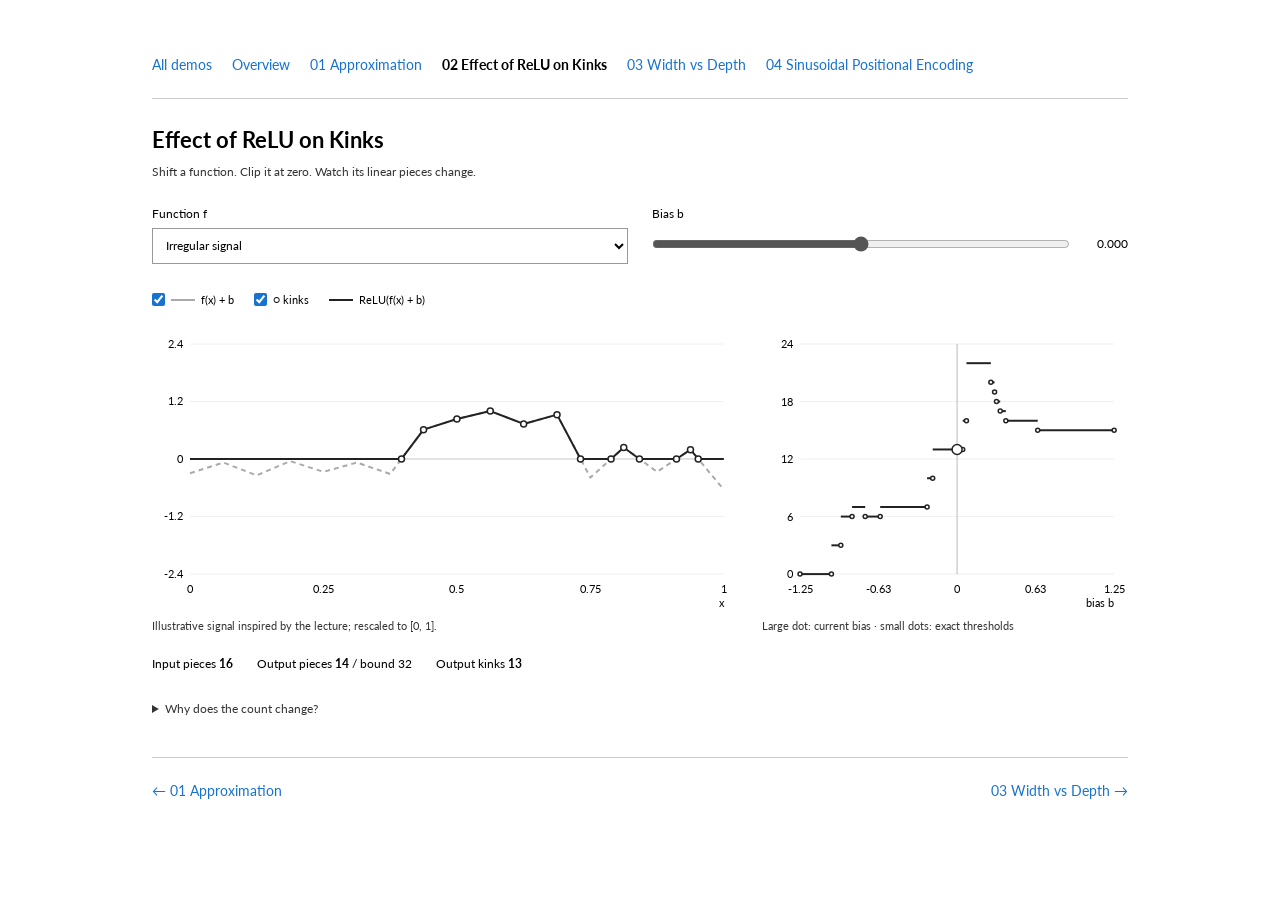
<file: materials/demos/approximation/bias.html>
<!DOCTYPE html><html lang="en"><head><meta charset="UTF-8"><meta name="viewport" content="width=device-width, initial-scale=1"><title>Effect of ReLU on Kinks — 6.7960</title><style>
    *, *::before, *::after { box-sizing: border-box; margin: 0; padding: 0; }
    body {
      font-family: Lato, Verdana, Helvetica, -apple-system, sans-serif;
      background: #fff;
      color: #1a1a1a;
      font-size: 13px;
      line-height: 1.5;
    }
    .page {
      max-width: 900px;
      margin: 0 auto;
      padding: 52px 2rem 80px;
    }
    .course { font-size: 11px; color: #bbb; letter-spacing: 0.08em; text-transform: uppercase; margin-bottom: 6px; }
    h1 { font-size: 20px; font-weight: 400; margin-bottom: 6px; }
    .subtitle { color: #888; font-size: 12px; max-width: 640px; margin-bottom: 28px; }

    .top-row {
      display: flex;
      gap: 32px;
      align-items: flex-start;
      margin-bottom: 16px;
      flex-wrap: wrap;
    }
    .ctrl-block { display: flex; flex-direction: column; gap: 8px; }
    .ctrl-row { display: flex; align-items: center; gap: 10px; }
    .ctrl-row label { font-size: 12px; color: #666; min-width: 72px; }
    .ctrl-row select {
      font: inherit; font-size: 11px; color: #555;
      border: 1px solid #ddd; border-radius: 3px;
      padding: 3px 6px; background: #fff; cursor: pointer;
    }
    .ctrl-row input[type=range] { width: 140px; accent-color: #555; }
    .val { font-size: 11px; color: #999; font-variant-numeric: tabular-nums; min-width: 40px; }

    .btn-row { display: flex; gap: 8px; margin-bottom: 16px; }
    button {
      background: #1a1a1a; color: #fff; border: none;
      border-radius: 4px; padding: 5px 16px;
      font-size: 12px; font-family: inherit; cursor: pointer;
    }
    button:hover { background: #333; }
    .btn-ghost {
      background: #fff; color: #555; border: 1px solid #ccc;
    }
    .btn-ghost:hover { background: #f5f5f5; }

    .toggle-row { display: flex; gap: 18px; margin-bottom: 12px; }
    .toggle { display: flex; align-items: center; gap: 6px; font-size: 11px; color: #888; cursor: pointer; user-select: none; }
    .toggle input { accent-color: #555; }

    .legend { display: flex; gap: 20px; margin-bottom: 10px; flex-wrap: wrap; }
    .leg { display: flex; align-items: center; gap: 6px; font-size: 11px; color: #888; }
    .swatch { width: 24px; height: 2.5px; flex-shrink: 0; }

    .canvases { display: flex; gap: 16px; align-items: flex-start; }
    #main-canvas { border: 1px solid #f0f0f0; border-radius: 3px; flex: 1; display: block; }
    #loss-canvas { border: 1px solid #f0f0f0; border-radius: 3px; display: block; flex-shrink: 0; }

    .info {
      margin-top: 10px;
      font-size: 11px;
      color: #aaa;
      font-variant-numeric: tabular-nums;
      display: flex;
      gap: 24px;
    }
  
.plots{display:grid;grid-template-columns:1.7fr 1fr;gap:24px}.plot{width:100%;display:block}svg text{font:11px Lato, Verdana, Helvetica;fill:#777}.caption{font-size:11px;color:#777;margin-top:6px}.modes{display:flex;gap:8px;margin-bottom:24px}.modes button[aria-pressed="true"]{background:#222;color:white;border-color:#222}.stats{display:flex;gap:24px;flex-wrap:wrap;margin-top:18px;font-size:12px;color:#666}.stats strong{color:#222;font-weight:500}.controls{display:flex;gap:20px;flex-wrap:wrap;margin-bottom:20px}[hidden]{display:none!important}@media(max-width:600px){.plots{grid-template-columns:1fr}.stats{gap:12px}}

    .credit {font-size:10px;color:#777;margin-bottom:14px}
    .course {color:#777}.subtitle,.leg,.toggle,.val,.info,.demo-desc,.panel-label {color:#666}
    .site-nav {display:flex;gap:18px;flex-wrap:wrap;border-bottom:1px solid #eee;padding:0 0 14px;margin:0 0 28px;font-size:11px}
    .site-nav a,.pager a {color:#777;text-decoration:none}.site-nav a:hover,.pager a:hover {color:#111;text-decoration:underline}
    .site-nav [aria-current] {color:#111;font-weight:600}
    .pager {display:flex;justify-content:space-between;gap:24px;border-top:1px solid #eee;margin-top:32px;padding-top:18px;font-size:12px}
    details {margin-top:18px;color:#666;font-size:12px}summary {cursor:pointer}details p {margin:12px 0;max-width:690px}
    :focus-visible {outline:2px solid #508cdc;outline-offset:4px}
    .btn-row,.toggle-row,.info {flex-wrap:wrap}.canvases {display:grid;grid-template-columns:minmax(0,1fr) 180px}
    .canvases canvas {width:100%;min-width:0;height:auto} .ctrl-row {max-width:100%}
    @media(max-width:600px){.page{padding:28px 20px 48px}.site-nav{gap:10px 16px}.canvases{grid-template-columns:1fr}.canvases #loss-canvas{width:100%;height:150px}.panels{flex-direction:column}.ctrl-row input[type=range]{width:110px;min-width:0}.controls{gap:16px}.info{gap:10px 20px}.btn-row{gap:8px}.subtitle{margin-bottom:22px}}

/* Consistent spacing and responsive experiment layout. */
.page{max-width:1040px;padding:40px 32px 56px}
body{line-height:1.55}
.site-nav{gap:8px 20px;margin-bottom:24px;padding-bottom:16px;align-items:center}
.site-nav a{padding:6px 0;display:inline-block}
.credit{margin-bottom:10px}h1{font-size:22px}.subtitle{margin-bottom:24px;max-width:720px}
.controls,.top-row .ctrl-block{display:grid;grid-template-columns:repeat(auto-fit,minmax(185px,1fr));gap:16px 24px;width:100%;margin:0 0 20px;align-items:start}
.top-row{display:block;margin:0;gap:0}
.ctrl-row{display:grid;grid-template-columns:minmax(0,1fr) auto;gap:4px 10px;min-width:0;align-items:center}
.ctrl-row label{grid-column:1/-1;min-width:0;font-size:12px;color:#555}
.ctrl-row input[type=range]{width:100%;min-width:0;min-height:32px;margin:0;accent-color:#555}
.ctrl-row select{grid-column:1/-1;width:100%;min-width:0;max-width:100%;min-height:36px;padding:6px 9px;font-size:12px}
.val{min-width:38px;text-align:right;font-size:12px}.arch-badge{margin:0 0 16px}
.training-toolbar{display:flex;align-items:center;justify-content:space-between;flex-wrap:wrap;gap:12px 24px;margin:0 0 20px}
.training-toolbar .btn-row{margin:0}.training-toolbar .info{margin:0;gap:6px 18px;font-size:11px;flex-wrap:wrap}
button{min-height:36px;padding:7px 16px;line-height:1.3}button:disabled{opacity:.55;cursor:default}
.btn-row{flex-wrap:wrap;gap:8px}.legend,.toggle-row{gap:8px 20px;margin:0 0 12px;align-items:center;flex-wrap:wrap}
.toggle{min-height:32px}.leg{font-size:11px}.swatch{flex-shrink:0}
.canvases{grid-template-columns:minmax(0,1fr) 200px;gap:20px;align-items:start;margin-bottom:0}
.panels{gap:20px;margin-bottom:20px}.panel-label{text-align:left;margin-bottom:10px;font-size:10px}
.canvases canvas,.panel canvas,#loss-canvas,#sweep-canvas{height:auto;min-width:0;border-color:#eaeaea}
.plots{grid-template-columns:minmax(0,1.6fr) minmax(0,1fr);gap:24px}.plots figure{min-width:0}
.plot{max-width:100%}.caption{margin-top:10px;line-height:1.5}.stats{margin-top:20px;gap:10px 24px}
.modes{margin-bottom:20px;flex-wrap:wrap}.modes button{flex:0 1 auto}
details{margin:20px 0;line-height:1.6}summary{padding:6px 0;min-height:32px}details p{margin:10px 0 0}details .sweep-note{font-size:12px;color:#666;margin:10px 0 0}
.comparison{margin-top:28px;padding-top:24px;border-top:1px solid #eee}
.section-head{display:flex;align-items:center;justify-content:space-between;flex-wrap:wrap;gap:12px 24px;margin-bottom:16px}
.section-head h2{font-size:14px;font-weight:500;margin:0}.section-head p{font-size:11px;color:#777;margin-top:3px}
.section-head .btn-row{margin:0}.comparison details{margin:14px 0 0}#sweep-status{color:#666;font-size:11px}#sweep-canvas{margin:0}
.pager{margin-top:32px;padding-top:16px;align-items:start}.pager a{padding:6px 0;max-width:48%}.pager a:last-child{text-align:right}
.demo-list a{padding:20px 0}.demo-desc{max-width:650px}
@media(min-width:1200px){.page{padding-top:48px}}
@media(max-width:760px){.page{padding:28px 24px 40px}.canvases{grid-template-columns:minmax(0,1fr)}.canvases #loss-canvas{width:100%;height:auto}.panels{flex-direction:column}.plots{grid-template-columns:minmax(0,1fr)}.controls,.top-row .ctrl-block{grid-template-columns:repeat(2,minmax(0,1fr));gap:14px 20px}.training-toolbar{align-items:flex-start}.training-toolbar .info{width:100%}.site-nav{gap:4px 16px}.panel-label{font-size:11px}}
@media(max-width:420px){.page{padding:22px 16px 32px}.controls,.top-row .ctrl-block{gap:14px 16px}.ctrl-row select{font-size:11px}.ctrl-row label{font-size:11px}.val{font-size:11px;min-width:30px}.legend,.toggle-row{gap:6px 14px}.site-nav{font-size:10px;gap:2px 14px}.subtitle{font-size:12px}.section-head{gap:12px}.section-head .btn-row{width:100%}.pager{font-size:11px;gap:16px}}
@media(pointer:coarse){button,.ctrl-row select{min-height:44px}.toggle,summary,.site-nav a,.pager a{min-height:44px;display:inline-flex;align-items:center}.ctrl-row input[type=range]{min-height:40px}}

#bias-val{min-width:48px;font-variant-numeric:tabular-nums}
</style>
<link rel="stylesheet" href="https://fonts.googleapis.com/css2?family=Lato:ital,wght@0,400;0,700;1,400;1,700&display=swap">
<link rel="stylesheet" href="../demo.css">
<script src="../demo.js"></script>
<link rel="icon" href="data:,">
</head><body><div class="page">
<nav class="site-nav" aria-label="Lesson sequence"><a href="../index.html">All demos</a><a href="index.html">Overview</a><a href="relu-approx.html">01 Approximation</a><a href="bias.html" aria-current="page">02 Effect of ReLU on Kinks</a><a href="width-depth.html">03 Width vs Depth</a><a href="posenc.html">04 Sinusoidal Positional Encoding</a></nav>
<h1>Effect of ReLU on Kinks</h1><p class="subtitle">Shift a function. Clip it at zero. Watch its linear pieces change.</p>

<section id="clip-view">
<div class="controls"><div class="ctrl-row"><label for="fn">Function f</label><select id="fn"><option value="slide">Irregular signal</option><option value="linear">Linear ramp</option><option value="absolute">V shape</option><option value="zigzag">Uneven zigzag</option><option value="telgarsky">Telgarsky sawtooth</option></select></div><div class="ctrl-row"><label for="bias">Bias b</label><input id="bias" type="range" min="-1.25" max="1.25" step="0.005" value="0"><output class="val" id="bias-val" for="bias">0.000</output></div><div class="ctrl-row" id="saw-control" hidden><label for="saw">Folds</label><input id="saw" type="range" min="1" max="6" step="1" value="3"><output class="val" id="saw-val">3</output></div></div>
<div class="legend"><label class="toggle"><input id="show-input" type="checkbox" checked> <span class="swatch" style="background:#aaa"></span>f(x) + b</label><label class="toggle"><input id="show-kinks" type="checkbox" checked>○ kinks</label><span class="leg"><span class="swatch" style="background:#222"></span>ReLU(f(x) + b)</span></div>
<div class="plots"><figure><svg id="signal" class="plot" role="img" aria-label="Shifted input and ReLU output"></svg><figcaption class="caption" id="function-note"></figcaption></figure><figure><svg id="count" class="plot" role="img" aria-label="Output kink count as bias changes"></svg><figcaption class="caption">Large dot: current bias · small dots: exact thresholds</figcaption></figure></div><div class="stats" id="stats" aria-live="polite"></div>
<details><summary>Why does the count change?</summary><p>ReLU(z) = max(0, z). A linear segment crosses zero at most once. Starting with N maximal linear pieces, clipping produces at most 2N pieces; neighboring flat pieces merge. A continuous function with P maximal pieces has P − 1 interior kinks.</p><p>Try the linear ramp: at b = 0 it has two output pieces; at b = 1.25 it has one. More bias does not always mean more kinks.</p></details></section>

<footer class="pager"><a href="relu-approx.html">← 01 Approximation</a><a href="width-depth.html">03 Width vs Depth →</a></footer>
</div><script>
const EPS=1e-9,P=(x,y)=>({x,y});
function simplify(points){const out=[];for(const p of points){if(out.length&&Math.abs(p.x-out.at(-1).x)<EPS)continue;out.push(p);while(out.length>2){const [a,b,c]=out.slice(-3);if(Math.abs((b.y-a.y)/(b.x-a.x)-(c.y-b.y)/(c.x-b.x))<=1e-8*Math.max(Math.abs((b.y-a.y)/(b.x-a.x)),Math.abs((c.y-b.y)/(c.x-b.x)),Number.MIN_VALUE))out.splice(out.length-2,1);else break;}}return out;}
function splitMap(points,thresholds,fn){const out=[];for(let i=0;i<points.length-1;i++){const a=points[i],b=points[i+1];out.push(P(a.x,fn(a.y)));const cuts=thresholds.filter(t=>t>Math.min(a.y,b.y)+EPS&&t<Math.max(a.y,b.y)-EPS).map(t=>P(a.x+(b.x-a.x)*(t-a.y)/(b.y-a.y),fn(t))).sort((u,v)=>u.x-v.x);out.push(...cuts);}const last=points.at(-1);out.push(P(last.x,fn(last.y)));return simplify(out);}
function interpolate(points,x){let lo=0,hi=points.length-1;while(hi-lo>1){const m=(lo+hi)>>1;if(points[m].x<=x)lo=m;else hi=m;}const a=points[lo],b=points[hi];return a.y+(b.y-a.y)*(x-a.x)/(b.x-a.x);}
function fold(points,a=2){return splitMap(points,[.5],z=>a*Math.min(z,1-z));}
function stages(L,mode='full',a=2){const result=[[P(0,0),P(1,1)]];for(let l=1;l<=L;l++)result.push(mode==='relu'?splitMap(result.at(-1),[0],z=>Math.max(0,z)):fold(result.at(-1),mode==='full'?2:a));return result;}
function clipped(points,b){return splitMap(points.map(p=>P(p.x,p.y+b)),[0],z=>Math.max(0,z));}

const $=id=>document.getElementById(id),NS='http://www.w3.org/2000/svg';
function el(tag,attrs,parent,content){const e=document.createElementNS(NS,tag);Object.entries(attrs).forEach(([k,v])=>e.setAttribute(k,v));if(content!==undefined)e.textContent=content;parent.append(e);return e;}
function chart(id,xd,yd,xlabel){const svg=$(id),w=Math.max(270,svg.clientWidth),h=280,m={l:38,r:14,t:16,b:34};svg.setAttribute('viewBox',`0 0 ${w} ${h}`);svg.replaceChildren();const x=v=>m.l+(v-xd[0])/(xd[1]-xd[0])*(w-m.l-m.r),y=v=>h-m.b-(v-yd[0])/(yd[1]-yd[0])*(h-m.t-m.b);for(let i=0;i<=4;i++){const v=xd[0]+i*(xd[1]-xd[0])/4;el('text',{x:x(v),y:h-15,'text-anchor':'middle'},svg,Number(v.toFixed(2)));}for(let i=0;i<=4;i++){const v=yd[0]+i*(yd[1]-yd[0])/4;if(id==='count'&&!Number.isInteger(v))continue;el('line',{x1:m.l,x2:w-m.r,y1:y(v),y2:y(v),stroke:'#f0f0f0'},svg);el('text',{x:m.l-7,y:y(v)+4,'text-anchor':'end'},svg,Number(v.toFixed(2)));}if(yd[0]<0)el('line',{x1:m.l,x2:w-m.r,y1:y(0),y2:y(0),stroke:'#ccc'},svg);el('text',{x:w-m.r,y:h-1,'text-anchor':'end'},svg,xlabel);return {svg,x,y};}
function line(c,pts,color='#222',dash=''){el('polyline',{points:pts.map(p=>`${c.x(p.x)},${c.y(p.y)}`).join(' '),fill:'none',stroke:color,'stroke-width':2,'stroke-dasharray':dash,'stroke-linejoin':'round'},c.svg);}
function dot(c,p,r=3){el('circle',{cx:c.x(p.x),cy:c.y(p.y),r,fill:'white',stroke:'#222','stroke-width':1.5},c.svg);}
let bias=0;
function points(){switch($('fn').value){case'linear':return[P(0,-1),P(1,1)];case'absolute':return[P(0,.5),P(.5,-.5),P(1,.5)];case'zigzag':return[-.8,.5,-.3,1,-.6,.2,-.9].map((y,i)=>P(i/6,y));case'telgarsky':return stages(+$('saw').value).at(-1);default:return [-1,-.25,-1.15,-.15,-.9,-.25,-1.05,2.05,2.8,3.35,2.45,3.1,-1.3,.8,-.9,.65,-2.15].map((y,i)=>P(i/16,y/3.35));}}
function draw(){const p=simplify(points()),out=clipped(p,bias),count=b=>clipped(p,b).length-2;$('bias-val').textContent=bias.toFixed(3);$('saw-control').hidden=$('fn').value!=='telgarsky';$('saw-val').textContent=$('saw').value;$('function-note').textContent=({slide:'Illustrative signal inspired by the lecture; rescaled to [0, 1].',linear:'f(x) = 2x − 1',absolute:'f(x) = |2x − 1| − ½',zigzag:'Unequal peaks reach zero at different biases.',telgarsky:'A continuous triangle wave formed by repeated full folds.'})[$('fn').value];const c=chart('signal',[0,1],[-2.4,2.4],'x');if($('show-input').checked)line(c,p.map(q=>P(q.x,q.y+bias)),'#aaa','5 4');line(c,out);if($('show-kinks').checked)out.slice(1,-1).forEach(q=>dot(c,q,out.length>65?1.5:3));const cuts=[...new Set([-1.25,...p.map(q=>-q.y).filter(v=>v>-1.25&&v<1.25),1.25])].sort((a,b)=>a-b),max=Math.max(...cuts.map(count),...cuts.slice(1).map((v,i)=>count((v+cuts[i])/2)),1),d=chart('count',[-1.25,1.25],[0,Math.ceil((max+1)/4)*4],'bias b');for(let i=1;i<cuts.length;i++){const n=count((cuts[i-1]+cuts[i])/2);line(d,[P(cuts[i-1],n),P(cuts[i],n)]);}cuts.forEach(v=>dot(d,P(v,count(v)),2));el('line',{x1:d.x(bias),x2:d.x(bias),y1:16,y2:246,stroke:'#bbb'},d.svg);dot(d,P(bias,count(bias)),5);$('stats').innerHTML=`<span>Input pieces <strong>${p.length-1}</strong></span><span>Output pieces <strong>${out.length-1}</strong> / bound ${2*(p.length-1)}</span><span>Output kinks <strong>${out.length-2}</strong></span>`;}
$('bias').oninput=()=>{bias=Number($('bias').value);draw();};
for(const id of ['fn','saw','show-input','show-kinks'])$(id).addEventListener('input',draw);
window.addEventListener('resize',draw);draw();
window.biasLab={simplify,clipped,stages};
</script></body></html>
</file>
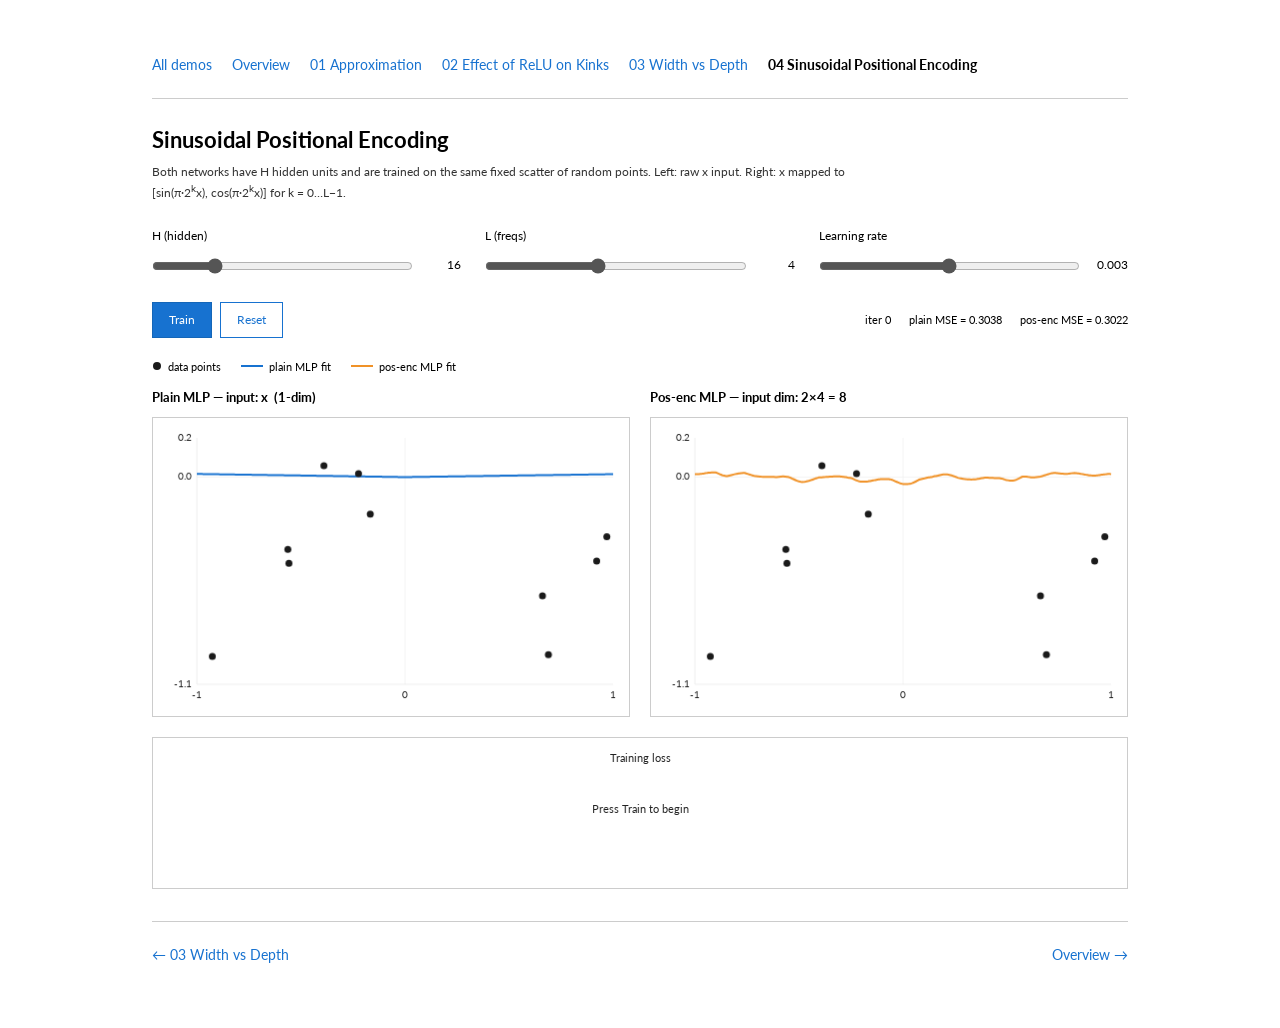
<file: materials/demos/approximation/posenc.html>
<!DOCTYPE html>
<html lang="en">
<head>
  <meta charset="UTF-8">
  <meta name="viewport" content="width=device-width, initial-scale=1.0">
  <title>Sinusoidal Positional Encoding — 6.7960</title>
  <style>
    *, *::before, *::after { box-sizing: border-box; margin: 0; padding: 0; }
    body {
      font-family: Lato, Verdana, Helvetica, -apple-system, sans-serif;
      background: #fff;
      color: #1a1a1a;
      font-size: 13px;
      line-height: 1.5;
    }
    .page {
      max-width: 960px;
      margin: 0 auto;
      padding: 52px 2rem 80px;
    }
    .course { font-size: 11px; color: #bbb; letter-spacing: 0.08em; text-transform: uppercase; margin-bottom: 6px; }
    h1 { font-size: 20px; font-weight: 400; margin-bottom: 6px; }
    .subtitle { color: #888; font-size: 12px; max-width: 680px; margin-bottom: 28px; }

    .controls { display: flex; gap: 28px; align-items: flex-end; margin-bottom: 14px; flex-wrap: wrap; }
    .ctrl-row { display: flex; align-items: center; gap: 8px; }
    .ctrl-row label { font-size: 12px; color: #666; min-width: 80px; }
    .ctrl-row input[type=range] { width: 130px; accent-color: #555; }
    .val { font-size: 11px; color: #999; font-variant-numeric: tabular-nums; min-width: 36px; }

    .btn-row { display: flex; gap: 8px; margin-bottom: 18px; }
    button {
      background: #1a1a1a; color: #fff; border: none;
      border-radius: 4px; padding: 5px 16px;
      font-size: 12px; font-family: inherit; cursor: pointer;
    }
    button:hover { background: #333; }
    .btn-ghost { background: #fff; color: #555; border: 1px solid #ccc; }
    .btn-ghost:hover { background: #f5f5f5; }

    .panels { display: flex; gap: 24px; margin-bottom: 12px; }
    .panel { flex: 1; min-width: 0; }
    .panel-label {
      font-size: 11px; color: #999; text-transform: uppercase;
      letter-spacing: 0.06em; margin-bottom: 6px; text-align: center;
    }
    .panel canvas { display: block; width: 100%; border: 1px solid #f0f0f0; border-radius: 3px; }

    #loss-canvas { display: block; width: 100%; border: 1px solid #f0f0f0; border-radius: 3px; margin-bottom: 10px; }

    .info { font-size: 11px; color: #aaa; font-variant-numeric: tabular-nums; display: flex; gap: 28px; }

    .legend { display: flex; gap: 20px; margin-bottom: 8px; flex-wrap: wrap; }
    .leg { display: flex; align-items: center; gap: 6px; font-size: 11px; color: #888; }
    .swatch { width: 22px; height: 2.5px; flex-shrink: 0; }
  
    .credit {font-size:10px;color:#777;margin-bottom:14px}
    .course {color:#777}.subtitle,.leg,.toggle,.val,.info,.demo-desc,.panel-label {color:#666}
    .site-nav {display:flex;gap:18px;flex-wrap:wrap;border-bottom:1px solid #eee;padding:0 0 14px;margin:0 0 28px;font-size:11px}
    .site-nav a,.pager a {color:#777;text-decoration:none}.site-nav a:hover,.pager a:hover {color:#111;text-decoration:underline}
    .site-nav [aria-current] {color:#111;font-weight:600}
    .pager {display:flex;justify-content:space-between;gap:24px;border-top:1px solid #eee;margin-top:32px;padding-top:18px;font-size:12px}
    details {margin-top:18px;color:#666;font-size:12px}summary {cursor:pointer}details p {margin:12px 0;max-width:690px}
    :focus-visible {outline:2px solid #508cdc;outline-offset:4px}
    .btn-row,.toggle-row,.info {flex-wrap:wrap}.canvases {display:grid;grid-template-columns:minmax(0,1fr) 180px}
    .canvases canvas {width:100%;min-width:0;height:auto} .ctrl-row {max-width:100%}
    @media(max-width:600px){.page{padding:28px 20px 48px}.site-nav{gap:10px 16px}.canvases{grid-template-columns:1fr}.canvases #loss-canvas{width:100%;height:150px}.panels{flex-direction:column}.ctrl-row input[type=range]{width:110px;min-width:0}.controls{gap:16px}.info{gap:10px 20px}.btn-row{gap:8px}.subtitle{margin-bottom:22px}}

/* Consistent spacing and responsive experiment layout. */
.page{max-width:1040px;padding:40px 32px 56px}
body{line-height:1.55}
.site-nav{gap:8px 20px;margin-bottom:24px;padding-bottom:16px;align-items:center}
.site-nav a{padding:6px 0;display:inline-block}
.credit{margin-bottom:10px}h1{font-size:22px}.subtitle{margin-bottom:24px;max-width:720px}
.controls,.top-row .ctrl-block{display:grid;grid-template-columns:repeat(auto-fit,minmax(185px,1fr));gap:16px 24px;width:100%;margin:0 0 20px;align-items:start}
.top-row{display:block;margin:0;gap:0}
.ctrl-row{display:grid;grid-template-columns:minmax(0,1fr) auto;gap:4px 10px;min-width:0;align-items:center}
.ctrl-row label{grid-column:1/-1;min-width:0;font-size:12px;color:#555}
.ctrl-row input[type=range]{width:100%;min-width:0;min-height:32px;margin:0;accent-color:#555}
.ctrl-row select{grid-column:1/-1;width:100%;min-width:0;max-width:100%;min-height:36px;padding:6px 9px;font-size:12px}
.val{min-width:38px;text-align:right;font-size:12px}.arch-badge{margin:0 0 16px}
.training-toolbar{display:flex;align-items:center;justify-content:space-between;flex-wrap:wrap;gap:12px 24px;margin:0 0 20px}
.training-toolbar .btn-row{margin:0}.training-toolbar .info{margin:0;gap:6px 18px;font-size:11px;flex-wrap:wrap}
button{min-height:36px;padding:7px 16px;line-height:1.3}button:disabled{opacity:.55;cursor:default}
.btn-row{flex-wrap:wrap;gap:8px}.legend,.toggle-row{gap:8px 20px;margin:0 0 12px;align-items:center;flex-wrap:wrap}
.toggle{min-height:32px}.leg{font-size:11px}.swatch{flex-shrink:0}
.canvases{grid-template-columns:minmax(0,1fr) 200px;gap:20px;align-items:start;margin-bottom:0}
.panels{gap:20px;margin-bottom:20px}.panel-label{text-align:left;margin-bottom:10px;font-size:10px}
.canvases canvas,.panel canvas,#loss-canvas,#sweep-canvas{height:auto;min-width:0;border-color:#eaeaea}
.plots{grid-template-columns:minmax(0,1.6fr) minmax(0,1fr);gap:24px}.plots figure{min-width:0}
.plot{max-width:100%}.caption{margin-top:10px;line-height:1.5}.stats{margin-top:20px;gap:10px 24px}
.modes{margin-bottom:20px;flex-wrap:wrap}.modes button{flex:0 1 auto}
details{margin:20px 0;line-height:1.6}summary{padding:6px 0;min-height:32px}details p{margin:10px 0 0}details .sweep-note{font-size:12px;color:#666;margin:10px 0 0}
.comparison{margin-top:28px;padding-top:24px;border-top:1px solid #eee}
.section-head{display:flex;align-items:center;justify-content:space-between;flex-wrap:wrap;gap:12px 24px;margin-bottom:16px}
.section-head h2{font-size:14px;font-weight:500;margin:0}.section-head p{font-size:11px;color:#777;margin-top:3px}
.section-head .btn-row{margin:0}.comparison details{margin:14px 0 0}#sweep-status{color:#666;font-size:11px}#sweep-canvas{margin:0}
.pager{margin-top:32px;padding-top:16px;align-items:start}.pager a{padding:6px 0;max-width:48%}.pager a:last-child{text-align:right}
.demo-list a{padding:20px 0}.demo-desc{max-width:650px}
@media(min-width:1200px){.page{padding-top:48px}}
@media(max-width:760px){.page{padding:28px 24px 40px}.canvases{grid-template-columns:minmax(0,1fr)}.canvases #loss-canvas{width:100%;height:auto}.panels{flex-direction:column}.plots{grid-template-columns:minmax(0,1fr)}.controls,.top-row .ctrl-block{grid-template-columns:repeat(2,minmax(0,1fr));gap:14px 20px}.training-toolbar{align-items:flex-start}.training-toolbar .info{width:100%}.site-nav{gap:4px 16px}.panel-label{font-size:11px}}
@media(max-width:420px){.page{padding:22px 16px 32px}.controls,.top-row .ctrl-block{gap:14px 16px}.ctrl-row select{font-size:11px}.ctrl-row label{font-size:11px}.val{font-size:11px;min-width:30px}.legend,.toggle-row{gap:6px 14px}.site-nav{font-size:10px;gap:2px 14px}.subtitle{font-size:12px}.section-head{gap:12px}.section-head .btn-row{width:100%}.pager{font-size:11px;gap:16px}}
@media(pointer:coarse){button,.ctrl-row select{min-height:44px}.toggle,summary,.site-nav a,.pager a{min-height:44px;display:inline-flex;align-items:center}.ctrl-row input[type=range]{min-height:40px}}

</style>
<link rel="stylesheet" href="https://fonts.googleapis.com/css2?family=Lato:ital,wght@0,400;0,700;1,400;1,700&display=swap">
<link rel="stylesheet" href="../demo.css">
<script src="../demo.js"></script>
<link rel="icon" href="data:,">
</head>
<body>
<div class="page">
<nav class="site-nav" aria-label="Lesson sequence"><a href="../index.html">All demos</a><a href="index.html">Overview</a><a href="relu-approx.html">01 Approximation</a><a href="bias.html">02 Effect of ReLU on Kinks</a><a href="width-depth.html">03 Width vs Depth</a><a href="posenc.html" aria-current="page">04 Sinusoidal Positional Encoding</a></nav>
<h1>Sinusoidal Positional Encoding</h1>
  <p class="subtitle">
    Both networks have H hidden units and are trained on the same fixed scatter of random points.
    Left: raw x input. Right: x mapped to
    [sin(π·2<sup>k</sup>x), cos(π·2<sup>k</sup>x)] for k = 0…L−1.
  </p>

  <div class="controls">
    <div class="ctrl-row">
      <label for="sl-H">H (hidden)</label>
      <input type="range" id="sl-H" min="2" max="64" step="2" value="16">
      <span class="val" id="val-H">16</span>
    </div>
    <div class="ctrl-row">
      <label for="sl-L">L (freqs)</label>
      <input type="range" id="sl-L" min="1" max="8" step="1" value="4">
      <span class="val" id="val-L">4</span>
    </div>
    <div class="ctrl-row">
      <label for="sl-lr">Learning rate</label>
      <input type="range" id="sl-lr" min="-4" max="-1" step="0.1" value="-2.5">
      <span class="val" id="val-lr">0.003</span>
    </div>
  </div>

  <div class="training-toolbar"><div class="btn-row">
    <button id="btn-train">Train</button>
    <button id="btn-reset" class="btn-ghost">Reset</button>
  </div><div class="info">
    <span id="info-iter">iter 0</span>
    <span id="info-plain">plain MSE —</span>
    <span id="info-posenc">pos-enc MSE —</span>
  </div></div>

  <div class="legend">
    <div class="leg">
      <svg width="10" height="10" style="flex-shrink:0"><circle cx="5" cy="5" r="4" fill="#1a1a1a"/></svg>
      data points
    </div>
    <div class="leg"><div class="swatch" style="background:#1772d0"></div>plain MLP fit</div>
    <div class="leg"><div class="swatch" style="background:#f09228"></div>pos-enc MLP fit</div>
  </div>

  <div class="panels">
    <div class="panel">
      <div class="panel-label">Plain MLP — input: x &nbsp;(1-dim)</div>
      <canvas role="img" aria-label="Target and network approximation" id="canvas-plain" width="440" height="320"></canvas>
    </div>
    <div class="panel">
      <div class="panel-label" id="posenc-label">Pos-enc MLP — input dim: 2L</div>
      <canvas role="img" aria-label="Target and network approximation" id="canvas-posenc" width="440" height="320"></canvas>
    </div>
  </div>

  <canvas role="img" aria-label="Training loss" id="loss-canvas" width="880" height="110"></canvas>

  

<footer class="pager"><a href="width-depth.html">← 03 Width vs Depth</a><a href="index.html">Overview →</a></footer>
</div>
<script>
'use strict';

// ── Fixed random scatter (seeded LCG — same every page load) ─────────────────

const N_PTS = 10;
(function() {
  let s = 0xdeadbeef >>> 0;
  const rng = () => { s = (Math.imul(s, 1664525) + 1013904223) >>> 0; return s / 4294967296; };
  window.DATA_XS = Array.from({length: N_PTS}, () => rng() * 2 - 1);
  window.DATA_YS = Array.from({length: N_PTS}, () => rng() * 2 - 1);
})();

// ── Positional encoding ───────────────────────────────────────────────────────

function posEnc(x, L) {
  const out = [];
  for (let k = 0; k < L; k++) {
    const freq = Math.PI * Math.pow(2, k);
    out.push(Math.sin(freq * x));
    out.push(Math.cos(freq * x));
  }
  return out;
}

// ── Network ───────────────────────────────────────────────────────────────────

function randn() {
  let u, v;
  do { u = Math.random(); } while (u === 0);
  do { v = Math.random(); } while (v === 0);
  return Math.sqrt(-2 * Math.log(u)) * Math.cos(2 * Math.PI * v);
}

function makeNet(inDim, hidDim) {
  const s1 = Math.sqrt(2 / inDim);
  return {
    W1: Array.from({length: hidDim}, () => Array.from({length: inDim}, () => randn() * s1)),
    b1: new Float64Array(hidDim),
    w2: Float64Array.from({length: hidDim}, () => randn() * 0.01),
    b2: 0,
    inDim, hidDim,
  };
}

function forwardNet(n, x) {
  const H = n.hidDim;
  const pre = new Float64Array(H);
  const h   = new Float64Array(H);
  for (let i = 0; i < H; i++) {
    let z = n.b1[i];
    for (let j = 0; j < n.inDim; j++) z += n.W1[i][j] * x[j];
    pre[i] = z;
    h[i] = z > 0 ? z : 0;
  }
  let y = n.b2;
  for (let i = 0; i < H; i++) y += n.w2[i] * h[i];
  return { y, h, pre };
}

function predictNet(n, x) { return forwardNet(n, x).y; }

function sgdStepNet(n, xs, ys, lr) {
  const H = n.hidDim, D = n.inDim, nb = xs.length;
  const gW1 = Array.from({length: H}, () => new Float64Array(D));
  const gb1 = new Float64Array(H);
  const gw2 = new Float64Array(H);
  let gb2 = 0, loss = 0;

  for (let s = 0; s < nb; s++) {
    const { y, h, pre } = forwardNet(n, xs[s]);
    const err = y - ys[s];
    loss += err * err;
    const dout = 2 * err / nb;
    gb2 += dout;
    for (let i = 0; i < H; i++) {
      gw2[i] += dout * h[i];
      if (pre[i] > 0) {
        const dh = dout * n.w2[i];
        for (let j = 0; j < D; j++) gW1[i][j] += dh * xs[s][j];
        gb1[i] += dh;
      }
    }
  }

  n.b2 -= lr * gb2;
  for (let i = 0; i < H; i++) {
    n.w2[i] -= lr * gw2[i];
    n.b1[i] -= lr * gb1[i];
    for (let j = 0; j < D; j++) n.W1[i][j] -= lr * gW1[i][j];
  }
  return loss / nb;
}

// ── State ─────────────────────────────────────────────────────────────────────

let H, L, lr;
let netPlain, netPosenc;
let iter = 0, running = false, rafId = null;
let lossPlain = [], lossPosenc = [];

function readCFG() {
  H  = Number(document.getElementById('sl-H').value);
  L  = Number(document.getElementById('sl-L').value);
  lr = Math.pow(10, Number(document.getElementById('sl-lr').value));
  document.getElementById('posenc-label').textContent =
    `Pos-enc MLP — input dim: 2×${L} = ${2*L}`;
}

function resetNets() {
  pauseTraining();
  iter = 0; lossPlain = []; lossPosenc = [];
  netPlain  = makeNet(1,   H);
  netPosenc = makeNet(2*L, H);
  draw();
}

// ── Training loop ─────────────────────────────────────────────────────────────

const STEPS_PER_FRAME = 20;
const BATCH = 16;

function sampleBatch() {
  const bxsPlain = [], bxsPosenc = [], bys = [];
  for (let i = 0; i < BATCH; i++) {
    const j = Math.floor(Math.random() * N_PTS);
    bxsPlain.push([DATA_XS[j]]);
    bxsPosenc.push(posEnc(DATA_XS[j], L));
    bys.push(DATA_YS[j]);
  }
  return { bxsPlain, bxsPosenc, bys };
}

function frame() {
  for (let s = 0; s < STEPS_PER_FRAME; s++) {
    const { bxsPlain, bxsPosenc, bys } = sampleBatch();
    const lp = sgdStepNet(netPlain,  bxsPlain,  bys, lr);
    const le = sgdStepNet(netPosenc, bxsPosenc, bys, lr);
    iter++;
    if (iter % 10 === 0) {
      lossPlain.push({ iter, mse: lp });
      lossPosenc.push({ iter, mse: le });
    }
  }
  draw();
  if (running) rafId = requestAnimationFrame(frame);
}

function startTraining() {
  if (running) return;
  running = true;
  document.getElementById('btn-train').textContent = 'Pause';
  rafId = requestAnimationFrame(frame);
}

function pauseTraining() {
  running = false;
  document.getElementById('btn-train').textContent = 'Train';
  if (rafId) { cancelAnimationFrame(rafId); rafId = null; }
}

// ── Drawing ───────────────────────────────────────────────────────────────────

const PAD = { t: 20, r: 16, b: 32, l: 44 };
const NPLOT = 400;

function drawFitCanvas(canvasId, net, encode, color) {
  const canvas = document.getElementById(canvasId);
  const W = canvas.width, CH = canvas.height;
  const ctx = canvas.getContext('2d');
  ctx.clearRect(0, 0, W, CH);

  const pw = W - PAD.l - PAD.r, ph = CH - PAD.t - PAD.b;

  // y range from data + fit
  const plotXs = Array.from({length: NPLOT}, (_, i) => -1 + 2 * i / (NPLOT - 1));
  const yFit   = plotXs.map(x => predictNet(net, encode(x)));
  let ylo = Math.min(...DATA_YS, ...yFit) - 0.1;
  let yhi = Math.max(...DATA_YS, ...yFit) + 0.1;
  const span = yhi - ylo;
  ylo -= span * 0.04; yhi += span * 0.04;

  const scX = x => PAD.l + (x + 1) / 2 * pw;
  const scY = y => PAD.t + ph - (y - ylo) / (yhi - ylo) * ph;

  // Grid lines
  ctx.strokeStyle = '#f4f4f4'; ctx.lineWidth = 1;
  ctx.beginPath(); ctx.moveTo(scX(0), PAD.t); ctx.lineTo(scX(0), PAD.t + ph); ctx.stroke();
  const y0 = scY(0);
  if (y0 >= PAD.t && y0 <= PAD.t + ph) {
    ctx.beginPath(); ctx.moveTo(PAD.l, y0); ctx.lineTo(PAD.l + pw, y0); ctx.stroke();
  }

  // Axes
  ctx.strokeStyle = '#eee'; ctx.lineWidth = 1;
  ctx.beginPath(); ctx.moveTo(PAD.l, PAD.t); ctx.lineTo(PAD.l, PAD.t + ph);
  ctx.lineTo(PAD.l + pw, PAD.t + ph); ctx.stroke();

  // Axis labels
  ctx.fillStyle = '#222'; ctx.font = '10px Lato, Verdana, Helvetica'; ctx.textAlign = 'center';
  [-1, 0, 1].forEach(v => ctx.fillText(v, scX(v), PAD.t + ph + 14));
  ctx.textAlign = 'right';
  [ylo, 0, yhi].forEach(v => {
    const yp = scY(v);
    if (yp >= PAD.t && yp <= PAD.t + ph) ctx.fillText(v.toFixed(1), PAD.l - 5, yp + 3);
  });

  // Fit curve
  ctx.strokeStyle = color; ctx.lineWidth = 2;
  ctx.beginPath();
  plotXs.forEach((x, i) => {
    i === 0 ? ctx.moveTo(scX(x), scY(yFit[i])) : ctx.lineTo(scX(x), scY(yFit[i]));
  });
  ctx.stroke();

  // Data points (on top)
  ctx.fillStyle = '#1a1a1a';
  for (let i = 0; i < N_PTS; i++) {
    ctx.beginPath();
    ctx.arc(scX(DATA_XS[i]), scY(DATA_YS[i]), 3.5, 0, 2 * Math.PI);
    ctx.fill();
  }

  // MSE on data
  let mse = 0;
  for (let i = 0; i < N_PTS; i++) {
    const e = predictNet(net, encode(DATA_XS[i])) - DATA_YS[i];
    mse += e * e;
  }
  return mse / N_PTS;
}

function drawLoss() {
  const canvas = document.getElementById('loss-canvas');
  const W = canvas.width, H_ = canvas.height;
  const ctx = canvas.getContext('2d');
  ctx.clearRect(0, 0, W, H_);
  if (lossPlain.length < 2) { ctx.fillStyle='#222'; ctx.font='11px Lato, Verdana, Helvetica'; ctx.textAlign='center'; ctx.fillText('Training loss',W/2,24); ctx.fillText('Press Train to begin',W/2,H_/2); return; }

  const lp = { t: 14, r: 20, b: 26, l: 48 };
  const pw = W - lp.l - lp.r, ph = H_ - lp.t - lp.b;

  const all = [...lossPlain, ...lossPosenc].map(h => h.mse);
  const maxM = Math.max(...all), minM = Math.min(...all, 1e-6);
  const maxI = lossPlain[lossPlain.length - 1].iter;

  const scX = i => lp.l + (i / maxI) * pw;
  const scY = v => lp.t + ph - (Math.log(v + 1e-9) - Math.log(minM + 1e-9)) /
                   (Math.log(maxM + 1e-9) - Math.log(minM + 1e-9)) * ph;

  ctx.strokeStyle = '#eee'; ctx.lineWidth = 1;
  ctx.beginPath(); ctx.moveTo(lp.l, lp.t); ctx.lineTo(lp.l, lp.t + ph);
  ctx.lineTo(lp.l + pw, lp.t + ph); ctx.stroke();

  const drawCurve = (hist, color) => {
    ctx.strokeStyle = color; ctx.lineWidth = 1.5;
    ctx.beginPath();
    hist.forEach((h, i) => i === 0
      ? ctx.moveTo(scX(h.iter), scY(h.mse))
      : ctx.lineTo(scX(h.iter), scY(h.mse)));
    ctx.stroke();
  };

  drawCurve(lossPlain,  '#1772d0');
  drawCurve(lossPosenc, '#f09228');

  ctx.fillStyle = '#222'; ctx.font = '10px Lato, Verdana, Helvetica'; ctx.textAlign = 'left';
  ctx.fillText('MSE (log)', lp.l + 4, lp.t + 10);
}

function draw() {
  const encodePlain  = x => [x];
  const encodePosenc = x => posEnc(x, L);
  const msePlain  = drawFitCanvas('canvas-plain',  netPlain,  encodePlain,  '#1772d0');
  const msePosenc = drawFitCanvas('canvas-posenc', netPosenc, encodePosenc, '#f09228');
  drawLoss();
  document.getElementById('info-iter').textContent   = `iter ${iter}`;
  document.getElementById('info-plain').textContent  =
    `plain MSE = ${msePlain  < 1e-4 ? msePlain.toExponential(2)  : msePlain.toFixed(4)}`;
  document.getElementById('info-posenc').textContent =
    `pos-enc MSE = ${msePosenc < 1e-4 ? msePosenc.toExponential(2) : msePosenc.toFixed(4)}`;
}

// ── UI wiring ─────────────────────────────────────────────────────────────────

document.getElementById('btn-train').addEventListener('click', () => {
  running ? pauseTraining() : startTraining();
});
document.getElementById('btn-reset').addEventListener('click', () => { readCFG(); resetNets(); });

document.getElementById('sl-H').addEventListener('input', e => {
  document.getElementById('val-H').textContent = e.target.value;
});
document.getElementById('sl-L').addEventListener('input', e => {
  document.getElementById('val-L').textContent = e.target.value;
});
document.getElementById('sl-lr').addEventListener('input', e => {
  lr = Math.pow(10, Number(e.target.value));
  const v = lr;
  document.getElementById('val-lr').textContent = v < 0.01 ? v.toExponential(0) : v.toFixed(3);
});
['sl-H', 'sl-L'].forEach(id =>
  document.getElementById(id).addEventListener('change', () => { readCFG(); resetNets(); })
);

readCFG();
resetNets();
</script>
<script>
// Resize the drawing surface as well as CSS, keeping labels readable on small screens.
function resizePlots(){
 const stacked=innerWidth<=760;
 for(const id of ['canvas-plain', 'canvas-posenc', 'loss-canvas']){const c=document.getElementById(id),w=Math.max(1,Math.round(c.getBoundingClientRect().width));
 const h=id==='sweep-canvas'?240:id==='loss-canvas'?(true?150:stacked?160:360):(stacked?280:true?300:360);
 if(c.width!==w||c.height!==h){c.width=w;c.height=h;}}
 draw();
}
let resizeFrame;window.addEventListener('resize',()=>{cancelAnimationFrame(resizeFrame);resizeFrame=requestAnimationFrame(resizePlots);});resizePlots();
</script>
</body>
</html>
</file>
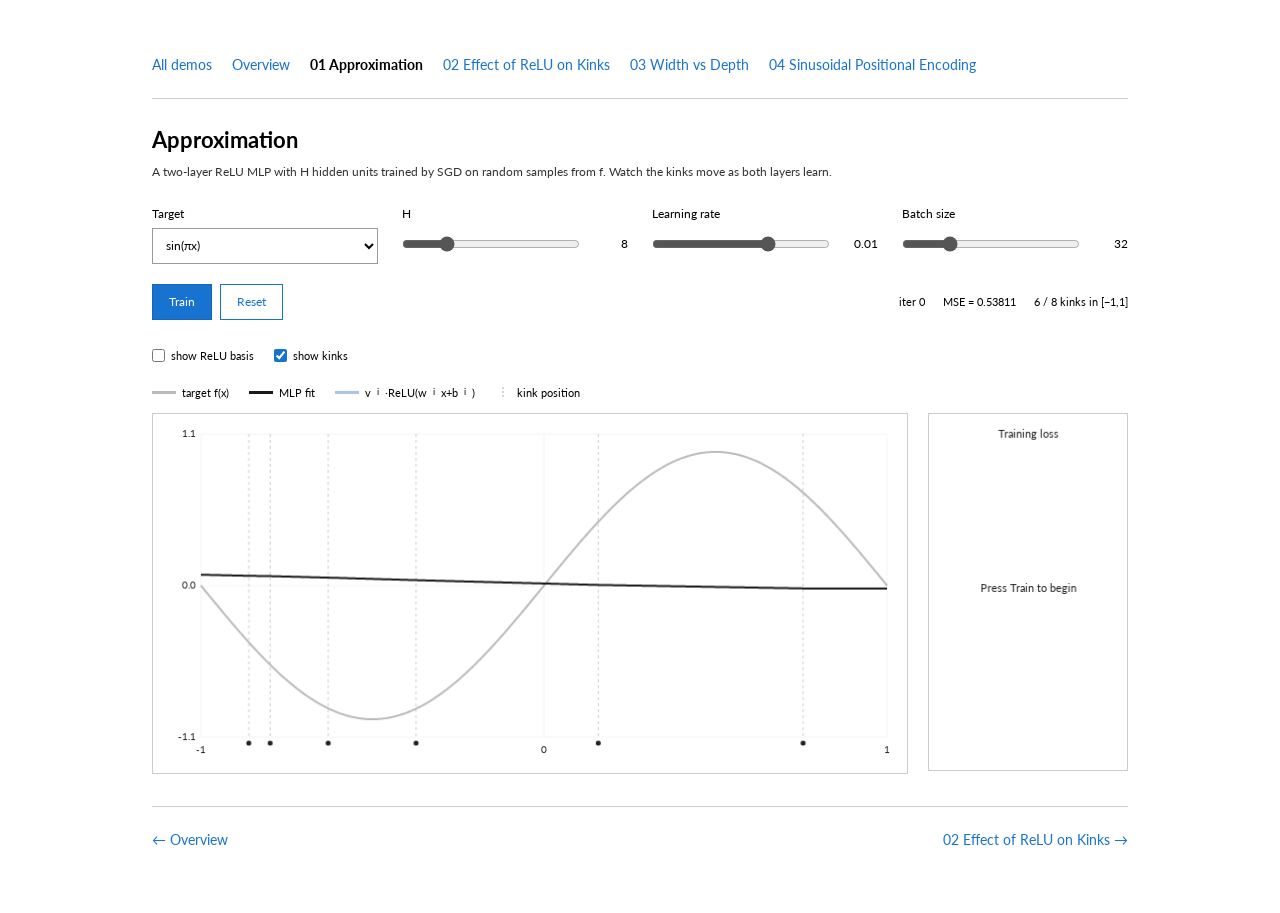
<file: materials/demos/approximation/relu-approx.html>
<!DOCTYPE html>
<html lang="en">
<head>
  <meta charset="UTF-8">
  <meta name="viewport" content="width=device-width, initial-scale=1.0">
  <title>Approximation — 6.7960</title>
  <style>
    *, *::before, *::after { box-sizing: border-box; margin: 0; padding: 0; }
    body {
      font-family: Lato, Verdana, Helvetica, -apple-system, sans-serif;
      background: #fff;
      color: #1a1a1a;
      font-size: 13px;
      line-height: 1.5;
    }
    .page {
      max-width: 900px;
      margin: 0 auto;
      padding: 52px 2rem 80px;
    }
    .course { font-size: 11px; color: #bbb; letter-spacing: 0.08em; text-transform: uppercase; margin-bottom: 6px; }
    h1 { font-size: 20px; font-weight: 400; margin-bottom: 6px; }
    .subtitle { color: #888; font-size: 12px; max-width: 640px; margin-bottom: 28px; }

    .top-row {
      display: flex;
      gap: 32px;
      align-items: flex-start;
      margin-bottom: 16px;
      flex-wrap: wrap;
    }
    .ctrl-block { display: flex; flex-direction: column; gap: 8px; }
    .ctrl-row { display: flex; align-items: center; gap: 10px; }
    .ctrl-row label { font-size: 12px; color: #666; min-width: 72px; }
    .ctrl-row select {
      font: inherit; font-size: 11px; color: #555;
      border: 1px solid #ddd; border-radius: 3px;
      padding: 3px 6px; background: #fff; cursor: pointer;
    }
    .ctrl-row input[type=range] { width: 140px; accent-color: #555; }
    .val { font-size: 11px; color: #999; font-variant-numeric: tabular-nums; min-width: 40px; }

    .btn-row { display: flex; gap: 8px; margin-bottom: 16px; }
    button {
      background: #1a1a1a; color: #fff; border: none;
      border-radius: 4px; padding: 5px 16px;
      font-size: 12px; font-family: inherit; cursor: pointer;
    }
    button:hover { background: #333; }
    .btn-ghost {
      background: #fff; color: #555; border: 1px solid #ccc;
    }
    .btn-ghost:hover { background: #f5f5f5; }

    .toggle-row { display: flex; gap: 18px; margin-bottom: 12px; }
    .toggle { display: flex; align-items: center; gap: 6px; font-size: 11px; color: #888; cursor: pointer; user-select: none; }
    .toggle input { accent-color: #555; }

    .legend { display: flex; gap: 20px; margin-bottom: 10px; flex-wrap: wrap; }
    .leg { display: flex; align-items: center; gap: 6px; font-size: 11px; color: #888; }
    .swatch { width: 24px; height: 2.5px; flex-shrink: 0; }

    .canvases { display: flex; gap: 16px; align-items: flex-start; }
    #main-canvas { border: 1px solid #f0f0f0; border-radius: 3px; flex: 1; display: block; }
    #loss-canvas { border: 1px solid #f0f0f0; border-radius: 3px; display: block; flex-shrink: 0; }

    .info {
      margin-top: 10px;
      font-size: 11px;
      color: #aaa;
      font-variant-numeric: tabular-nums;
      display: flex;
      gap: 24px;
    }
  
    .credit {font-size:10px;color:#777;margin-bottom:14px}
    .course {color:#777}.subtitle,.leg,.toggle,.val,.info,.demo-desc,.panel-label {color:#666}
    .site-nav {display:flex;gap:18px;flex-wrap:wrap;border-bottom:1px solid #eee;padding:0 0 14px;margin:0 0 28px;font-size:11px}
    .site-nav a,.pager a {color:#777;text-decoration:none}.site-nav a:hover,.pager a:hover {color:#111;text-decoration:underline}
    .site-nav [aria-current] {color:#111;font-weight:600}
    .pager {display:flex;justify-content:space-between;gap:24px;border-top:1px solid #eee;margin-top:32px;padding-top:18px;font-size:12px}
    details {margin-top:18px;color:#666;font-size:12px}summary {cursor:pointer}details p {margin:12px 0;max-width:690px}
    :focus-visible {outline:2px solid #508cdc;outline-offset:4px}
    .btn-row,.toggle-row,.info {flex-wrap:wrap}.canvases {display:grid;grid-template-columns:minmax(0,1fr) 180px}
    .canvases canvas {width:100%;min-width:0;height:auto} .ctrl-row {max-width:100%}
    @media(max-width:600px){.page{padding:28px 20px 48px}.site-nav{gap:10px 16px}.canvases{grid-template-columns:1fr}.canvases #loss-canvas{width:100%;height:150px}.panels{flex-direction:column}.ctrl-row input[type=range]{width:110px;min-width:0}.controls{gap:16px}.info{gap:10px 20px}.btn-row{gap:8px}.subtitle{margin-bottom:22px}}

/* Consistent spacing and responsive experiment layout. */
.page{max-width:1040px;padding:40px 32px 56px}
body{line-height:1.55}
.site-nav{gap:8px 20px;margin-bottom:24px;padding-bottom:16px;align-items:center}
.site-nav a{padding:6px 0;display:inline-block}
.credit{margin-bottom:10px}h1{font-size:22px}.subtitle{margin-bottom:24px;max-width:720px}
.controls,.top-row .ctrl-block{display:grid;grid-template-columns:repeat(auto-fit,minmax(185px,1fr));gap:16px 24px;width:100%;margin:0 0 20px;align-items:start}
.top-row{display:block;margin:0;gap:0}
.ctrl-row{display:grid;grid-template-columns:minmax(0,1fr) auto;gap:4px 10px;min-width:0;align-items:center}
.ctrl-row label{grid-column:1/-1;min-width:0;font-size:12px;color:#555}
.ctrl-row input[type=range]{width:100%;min-width:0;min-height:32px;margin:0;accent-color:#555}
.ctrl-row select{grid-column:1/-1;width:100%;min-width:0;max-width:100%;min-height:36px;padding:6px 9px;font-size:12px}
.val{min-width:38px;text-align:right;font-size:12px}.arch-badge{margin:0 0 16px}
.training-toolbar{display:flex;align-items:center;justify-content:space-between;flex-wrap:wrap;gap:12px 24px;margin:0 0 20px}
.training-toolbar .btn-row{margin:0}.training-toolbar .info{margin:0;gap:6px 18px;font-size:11px;flex-wrap:wrap}
button{min-height:36px;padding:7px 16px;line-height:1.3}button:disabled{opacity:.55;cursor:default}
.btn-row{flex-wrap:wrap;gap:8px}.legend,.toggle-row{gap:8px 20px;margin:0 0 12px;align-items:center;flex-wrap:wrap}
.toggle{min-height:32px}.leg{font-size:11px}.swatch{flex-shrink:0}
.canvases{grid-template-columns:minmax(0,1fr) 200px;gap:20px;align-items:start;margin-bottom:0}
.panels{gap:20px;margin-bottom:20px}.panel-label{text-align:left;margin-bottom:10px;font-size:10px}
.canvases canvas,.panel canvas,#loss-canvas,#sweep-canvas{height:auto;min-width:0;border-color:#eaeaea}
.plots{grid-template-columns:minmax(0,1.6fr) minmax(0,1fr);gap:24px}.plots figure{min-width:0}
.plot{max-width:100%}.caption{margin-top:10px;line-height:1.5}.stats{margin-top:20px;gap:10px 24px}
.modes{margin-bottom:20px;flex-wrap:wrap}.modes button{flex:0 1 auto}
details{margin:20px 0;line-height:1.6}summary{padding:6px 0;min-height:32px}details p{margin:10px 0 0}details .sweep-note{font-size:12px;color:#666;margin:10px 0 0}
.comparison{margin-top:28px;padding-top:24px;border-top:1px solid #eee}
.section-head{display:flex;align-items:center;justify-content:space-between;flex-wrap:wrap;gap:12px 24px;margin-bottom:16px}
.section-head h2{font-size:14px;font-weight:500;margin:0}.section-head p{font-size:11px;color:#777;margin-top:3px}
.section-head .btn-row{margin:0}.comparison details{margin:14px 0 0}#sweep-status{color:#666;font-size:11px}#sweep-canvas{margin:0}
.pager{margin-top:32px;padding-top:16px;align-items:start}.pager a{padding:6px 0;max-width:48%}.pager a:last-child{text-align:right}
.demo-list a{padding:20px 0}.demo-desc{max-width:650px}
@media(min-width:1200px){.page{padding-top:48px}}
@media(max-width:760px){.page{padding:28px 24px 40px}.canvases{grid-template-columns:minmax(0,1fr)}.canvases #loss-canvas{width:100%;height:auto}.panels{flex-direction:column}.plots{grid-template-columns:minmax(0,1fr)}.controls,.top-row .ctrl-block{grid-template-columns:repeat(2,minmax(0,1fr));gap:14px 20px}.training-toolbar{align-items:flex-start}.training-toolbar .info{width:100%}.site-nav{gap:4px 16px}.panel-label{font-size:11px}}
@media(max-width:420px){.page{padding:22px 16px 32px}.controls,.top-row .ctrl-block{gap:14px 16px}.ctrl-row select{font-size:11px}.ctrl-row label{font-size:11px}.val{font-size:11px;min-width:30px}.legend,.toggle-row{gap:6px 14px}.site-nav{font-size:10px;gap:2px 14px}.subtitle{font-size:12px}.section-head{gap:12px}.section-head .btn-row{width:100%}.pager{font-size:11px;gap:16px}}
@media(pointer:coarse){button,.ctrl-row select{min-height:44px}.toggle,summary,.site-nav a,.pager a{min-height:44px;display:inline-flex;align-items:center}.ctrl-row input[type=range]{min-height:40px}}

</style>
<link rel="stylesheet" href="https://fonts.googleapis.com/css2?family=Lato:ital,wght@0,400;0,700;1,400;1,700&display=swap">
<link rel="stylesheet" href="../demo.css">
<script src="../demo.js"></script>
<link rel="icon" href="data:,">
</head>
<body>
<div class="page">
<nav class="site-nav" aria-label="Lesson sequence"><a href="../index.html">All demos</a><a href="index.html">Overview</a><a href="relu-approx.html" aria-current="page">01 Approximation</a><a href="bias.html">02 Effect of ReLU on Kinks</a><a href="width-depth.html">03 Width vs Depth</a><a href="posenc.html">04 Sinusoidal Positional Encoding</a></nav>
<h1>Approximation</h1>
  <p class="subtitle">
    A two-layer ReLU MLP with H hidden units trained by SGD on random samples from f.
    Watch the kinks move as both layers learn.
  </p>

  <div class="top-row">
    <div class="ctrl-block">
      <div class="ctrl-row">
        <label for="sel-fn">Target</label>
        <select id="sel-fn">
          <option value="sine">sin(πx)</option>
          <option value="abs">|x|</option>
          <option value="step">step(x)</option>
          <option value="quad">x²</option>
          <option value="bump">smooth bump</option>
          <option value="saw">sawtooth</option>
          <option value="kink">|sin(πx)|</option>
        </select>
      </div>
      <div class="ctrl-row">
        <label for="sl-H">H</label>
        <input type="range" id="sl-H" min="1" max="32" step="1" value="8">
        <span class="val" id="val-H">8</span>
      </div>
      <div class="ctrl-row">
        <label for="sl-lr">Learning rate</label>
        <input type="range" id="sl-lr" min="-4" max="-1" step="0.1" value="-2">
        <span class="val" id="val-lr">0.01</span>
      </div>
      <div class="ctrl-row">
        <label for="sl-bs">Batch size</label>
        <input type="range" id="sl-bs" min="1" max="128" step="1" value="32">
        <span class="val" id="val-bs">32</span>
      </div>
    </div>
  </div>

  <div class="training-toolbar"><div class="btn-row">
    <button id="btn-train">Train</button>
    <button id="btn-reset" class="btn-ghost">Reset</button>
  </div><div class="info">
    <span id="info-iter">iter 0</span>
    <span id="info-mse">MSE —</span>
    <span id="info-kinks">kinks —</span>
  </div></div>

  <div class="toggle-row">
    <label class="toggle"><input type="checkbox" id="tog-basis"> show ReLU basis</label>
    <label class="toggle"><input type="checkbox" id="tog-kinks" checked> show kinks</label>
  </div>

  <div class="legend">
    <div class="leg"><div class="swatch" style="background:#bbb"></div>target f(x)</div>
    <div class="leg"><div class="swatch" style="background:#1a1a1a"></div>MLP fit</div>
    <div class="leg"><div class="swatch" style="background:rgba(80,140,220,0.5)"></div>v<sub>i</sub>·ReLU(w<sub>i</sub>x+b<sub>i</sub>)</div>
    <div class="leg">
      <svg width="16" height="10" style="flex-shrink:0">
        <line x1="8" y1="0" x2="8" y2="10" stroke="#aaa" stroke-width="1" stroke-dasharray="2,2"/>
      </svg>
      kink position
    </div>
  </div>

  <div class="canvases">
    <canvas role="img" aria-label="Target and network approximation" id="main-canvas" width="640" height="380"></canvas>
    <canvas role="img" aria-label="Training loss" id="loss-canvas" width="180" height="380"></canvas>
  </div>

  

<footer class="pager"><a href="index.html">← Overview</a><a href="bias.html">02 Effect of ReLU on Kinks →</a></footer>
</div>
<script>
'use strict';

// ── Target functions ──────────────────────────────────────────────────────────

const FNS = {
  sine:  x => Math.sin(Math.PI * x),
  abs:   x => Math.abs(x),
  step:  x => (x >= 0 ? 1 : -1),
  quad:  x => x * x,
  bump:  x => Math.exp(-8 * x * x) - 0.3 * Math.exp(-8 * (x - 0.6) ** 2),
  saw:   x => x - Math.floor(x + 0.5),
  kink:  x => Math.abs(Math.sin(Math.PI * x)),
};

// ── State ─────────────────────────────────────────────────────────────────────

let net, H, lr, batchSz, targetFn;
let iter = 0, running = false, rafId = null;
let lossHistory = [];
let showBasis = false, showKinks = true;

// ── Network: scalar input → H ReLUs → scalar output ──────────────────────────

function makeNet(h) {
  // He-style init for w1; spread b1 so kinks start across [-1,1]
  return {
    w1: Float64Array.from({length: h}, () => (Math.random() * 2 - 1)),
    b1: Float64Array.from({length: h}, (_, i) => -1 + 2 * (i + 0.5) / h + (Math.random() - 0.5) * 0.2),
    w2: Float64Array.from({length: h}, () => (Math.random() - 0.5) * 0.1),
    b2: 0,
  };
}

function forward(n, x) {
  const h = new Float64Array(n.w1.length);
  for (let i = 0; i < n.w1.length; i++) {
    const pre = n.w1[i] * x + n.b1[i];
    h[i] = pre > 0 ? pre : 0;
  }
  let y = n.b2;
  for (let i = 0; i < n.w2.length; i++) y += n.w2[i] * h[i];
  return { y, h };
}

function predict(n, x) { return forward(n, x).y; }

function kinkPos(n, i) {
  // hidden unit i activates at w1[i]*x + b1[i] = 0  →  x = -b1[i]/w1[i]
  return Math.abs(n.w1[i]) > 1e-9 ? -n.b1[i] / n.w1[i] : NaN;
}

// ── SGD step ──────────────────────────────────────────────────────────────────

function sgdStep(n, xs, ys) {
  const H = n.w1.length, nb = xs.length;
  const gw1 = new Float64Array(H), gb1 = new Float64Array(H);
  const gw2 = new Float64Array(H);
  let gb2 = 0, loss = 0;

  for (let s = 0; s < nb; s++) {
    const { y, h } = forward(n, xs[s]);
    const err = y - ys[s];
    loss += err * err;
    const dout = 2 * err / nb;
    gb2 += dout;
    for (let i = 0; i < H; i++) {
      gw2[i] += dout * h[i];
      if (h[i] > 0) {
        const dh = dout * n.w2[i];
        gw1[i] += dh * xs[s];
        gb1[i] += dh;
      }
    }
  }

  n.b2 -= lr * gb2;
  for (let i = 0; i < H; i++) {
    n.w1[i] -= lr * gw1[i];
    n.b1[i] -= lr * gb1[i];
    n.w2[i] -= lr * gw2[i];
  }
  return loss / nb;
}

// ── Training loop ─────────────────────────────────────────────────────────────

function sampleBatch(n) {
  const xs = [], ys = [];
  for (let i = 0; i < n; i++) {
    const x = Math.random() * 2 - 1;
    xs.push(x); ys.push(targetFn(x));
  }
  return { xs, ys };
}

const STEPS_PER_FRAME = 20;

function frame() {
  for (let s = 0; s < STEPS_PER_FRAME; s++) {
    const { xs, ys } = sampleBatch(batchSz);
    const mse = sgdStep(net, xs, ys);
    iter++;
    if (iter % 10 === 0) lossHistory.push({ iter, mse });
  }
  draw();
  if (running) rafId = requestAnimationFrame(frame);
}

function startTraining() {
  if (running) return;
  running = true;
  document.getElementById('btn-train').textContent = 'Pause';
  rafId = requestAnimationFrame(frame);
}

function pauseTraining() {
  running = false;
  document.getElementById('btn-train').textContent = 'Train';
  if (rafId) { cancelAnimationFrame(rafId); rafId = null; }
}

function resetAll() {
  pauseTraining();
  iter = 0; lossHistory = [];
  H = Number(document.getElementById('sl-H').value);
  lr = Math.pow(10, Number(document.getElementById('sl-lr').value));
  batchSz = Number(document.getElementById('sl-bs').value);
  targetFn = FNS[document.getElementById('sel-fn').value];
  net = makeNet(H);
  draw();
}

// ── Drawing ───────────────────────────────────────────────────────────────────

const mainCanvas = document.getElementById('main-canvas');
const lossCanvas = document.getElementById('loss-canvas');
const mCtx = mainCanvas.getContext('2d');
const lCtx = lossCanvas.getContext('2d');

const PAD = { t: 20, r: 20, b: 36, l: 48 };
const NPLOT = 500;

function drawMain() {
  const W = mainCanvas.width, H_ = mainCanvas.height;
  mCtx.clearRect(0, 0, W, H_);

  const pw = W - PAD.l - PAD.r, ph = H_ - PAD.t - PAD.b;

  const xs = Array.from({length: NPLOT}, (_, i) => -1 + 2 * i / (NPLOT - 1));
  const yTruth = xs.map(targetFn);
  const yFit   = xs.map(x => predict(net, x));

  let ylo = Math.min(...yTruth, ...yFit) - 0.05;
  let yhi = Math.max(...yTruth, ...yFit) + 0.05;
  const span = yhi - ylo;
  ylo -= span * 0.04; yhi += span * 0.04;

  const scX = x  => PAD.l + (x + 1) / 2 * pw;
  const scY = y  => PAD.t + ph - (y - ylo) / (yhi - ylo) * ph;

  // Grid
  mCtx.strokeStyle = '#f4f4f4'; mCtx.lineWidth = 1;
  [ylo, 0, yhi].forEach(v => {
    const y = scY(v);
    if (y >= PAD.t && y <= PAD.t + ph) {
      mCtx.beginPath(); mCtx.moveTo(PAD.l, y); mCtx.lineTo(PAD.l + pw, y); mCtx.stroke();
    }
  });
  [-1, 0, 1].forEach(v => {
    const x = scX(v);
    mCtx.beginPath(); mCtx.moveTo(x, PAD.t); mCtx.lineTo(x, PAD.t + ph); mCtx.stroke();
  });

  // Kink positions as vertical dashed lines
  if (showKinks) {
    for (let i = 0; i < net.w1.length; i++) {
      const kx = kinkPos(net, i);
      if (isNaN(kx) || kx < -1 || kx > 1) continue;
      const px = scX(kx);
      mCtx.strokeStyle = 'rgba(160,160,160,0.5)'; mCtx.lineWidth = 1;
      mCtx.setLineDash([3, 3]);
      mCtx.beginPath(); mCtx.moveTo(px, PAD.t); mCtx.lineTo(px, PAD.t + ph); mCtx.stroke();
      mCtx.setLineDash([]);
      // dot on x-axis
      mCtx.fillStyle = '#222';
      mCtx.beginPath(); mCtx.arc(px, PAD.t + ph + 6, 2.5, 0, 2 * Math.PI); mCtx.fill();
    }
  }

  // Individual ReLU contributions: v_i * ReLU(w_i*x + b_i)
  if (showBasis) {
    for (let i = 0; i < net.w1.length; i++) {
      const hue = (i / Math.max(net.w1.length - 1, 1)) * 240;
      mCtx.strokeStyle = `hsla(${hue},60%,55%,0.4)`;
      mCtx.lineWidth = 1;
      mCtx.beginPath();
      xs.forEach((x, j) => {
        const pre = net.w1[i] * x + net.b1[i];
        const contrib = net.w2[i] * (pre > 0 ? pre : 0);
        const py = scY(contrib);
        j === 0 ? mCtx.moveTo(scX(x), py) : mCtx.lineTo(scX(x), py);
      });
      mCtx.stroke();
    }
  }

  // Target
  mCtx.strokeStyle = '#bbb'; mCtx.lineWidth = 2;
  mCtx.beginPath();
  xs.forEach((x, i) => {
    const y = scY(yTruth[i]);
    i === 0 ? mCtx.moveTo(scX(x), y) : mCtx.lineTo(scX(x), y);
  });
  mCtx.stroke();

  // MLP fit
  mCtx.strokeStyle = '#1a1a1a'; mCtx.lineWidth = 2;
  mCtx.beginPath();
  xs.forEach((x, i) => {
    const y = scY(yFit[i]);
    i === 0 ? mCtx.moveTo(scX(x), y) : mCtx.lineTo(scX(x), y);
  });
  mCtx.stroke();

  // Axes labels
  mCtx.fillStyle = '#222'; mCtx.font = '10px Lato, Verdana, Helvetica';
  mCtx.textAlign = 'center';
  [-1, 0, 1].forEach(v => mCtx.fillText(v, scX(v), PAD.t + ph + 16));
  mCtx.textAlign = 'right';
  [ylo, 0, yhi].forEach(v => {
    const y = scY(v);
    if (y >= PAD.t && y <= PAD.t + ph) mCtx.fillText(v.toFixed(1), PAD.l - 5, y + 3);
  });

  // Info line
  const mse = yFit.reduce((s, y, i) => { const e = y - yTruth[i]; return s + e*e; }, 0) / NPLOT;
  const kinks = Array.from({length: net.w1.length}, (_, i) => kinkPos(net, i))
    .filter(k => !isNaN(k) && k >= -1 && k <= 1).length;
  document.getElementById('info-iter').textContent = `iter ${iter}`;
  document.getElementById('info-mse').textContent =
    `MSE = ${mse < 1e-4 ? mse.toExponential(2) : mse.toFixed(5)}`;
  document.getElementById('info-kinks').textContent =
    `${kinks} / ${net.w1.length} kinks in [−1,1]`;
}

function drawLoss() {
  const W = lossCanvas.width, H_ = lossCanvas.height;
  lCtx.clearRect(0, 0, W, H_);
  if (lossHistory.length < 2) { lCtx.fillStyle='#222'; lCtx.font='11px Lato, Verdana, Helvetica'; lCtx.textAlign='center'; lCtx.fillText('Training loss',W/2,24); lCtx.fillText('Press Train to begin',W/2,H_/2); return; }

  const lpad = { t: 20, r: 12, b: 36, l: 12 };
  const pw = W - lpad.l - lpad.r, ph = H_ - lpad.t - lpad.b;

  const losses = lossHistory.map(h => h.mse);
  const maxL = Math.max(...losses), minL = Math.min(...losses);
  const maxI = lossHistory[lossHistory.length - 1].iter;

  const scX = i => lpad.l + (i / maxI) * pw;
  const scY = v => lpad.t + ph - (Math.log(v + 1e-9) - Math.log(minL + 1e-9)) /
                   (Math.log(maxL + 1e-9) - Math.log(minL + 1e-9)) * ph;

  lCtx.strokeStyle = '#f0f0f0'; lCtx.lineWidth = 1;
  lCtx.beginPath(); lCtx.moveTo(lpad.l, lpad.t); lCtx.lineTo(lpad.l, lpad.t + ph);
  lCtx.lineTo(lpad.l + pw, lpad.t + ph); lCtx.stroke();

  lCtx.strokeStyle = '#888'; lCtx.lineWidth = 1.5;
  lCtx.beginPath();
  lossHistory.forEach((h, i) => {
    const x = scX(h.iter), y = scY(h.mse);
    i === 0 ? lCtx.moveTo(x, y) : lCtx.lineTo(x, y);
  });
  lCtx.stroke();

  lCtx.fillStyle = '#222'; lCtx.font = '10px Lato, Verdana, Helvetica'; lCtx.textAlign = 'center';
  lCtx.fillText('loss', lpad.l + pw / 2, lpad.t - 6);
  lCtx.fillText('0', lpad.l, lpad.t + ph + 14);
  lCtx.fillText(maxI, lpad.l + pw, lpad.t + ph + 14);
}

function draw() { drawMain(); drawLoss(); }

// ── UI wiring ─────────────────────────────────────────────────────────────────

document.getElementById('btn-train').addEventListener('click', () => {
  running ? pauseTraining() : startTraining();
});

document.getElementById('btn-reset').addEventListener('click', resetAll);

document.getElementById('sel-fn').addEventListener('change', resetAll);
document.getElementById('sl-H').addEventListener('input', e => {
  document.getElementById('val-H').textContent = e.target.value;
  resetAll();
});

document.getElementById('sl-lr').addEventListener('input', e => {
  lr = Math.pow(10, Number(e.target.value));
  document.getElementById('val-lr').textContent = lr < 0.01
    ? lr.toExponential(0) : lr.toFixed(3);
});

document.getElementById('sl-bs').addEventListener('input', e => {
  batchSz = Number(e.target.value);
  document.getElementById('val-bs').textContent = batchSz;
});

document.getElementById('tog-basis').addEventListener('change', e => {
  showBasis = e.target.checked; draw();
});
document.getElementById('tog-kinks').addEventListener('change', e => {
  showKinks = e.target.checked; draw();
});

resetAll();
</script>

<script>
// Resize the drawing surface as well as CSS, keeping labels readable on small screens.
function resizePlots(){
 const stacked=innerWidth<=760;
 for(const id of ['main-canvas', 'loss-canvas']){const c=document.getElementById(id),w=Math.max(1,Math.round(c.getBoundingClientRect().width));
 const h=id==='sweep-canvas'?240:id==='loss-canvas'?(false?150:stacked?160:360):(stacked?280:false?300:360);
 if(c.width!==w||c.height!==h){c.width=w;c.height=h;}}
 draw();
}
let resizeFrame;window.addEventListener('resize',()=>{cancelAnimationFrame(resizeFrame);resizeFrame=requestAnimationFrame(resizePlots);});resizePlots();
</script>
</body>
</html>
</file>
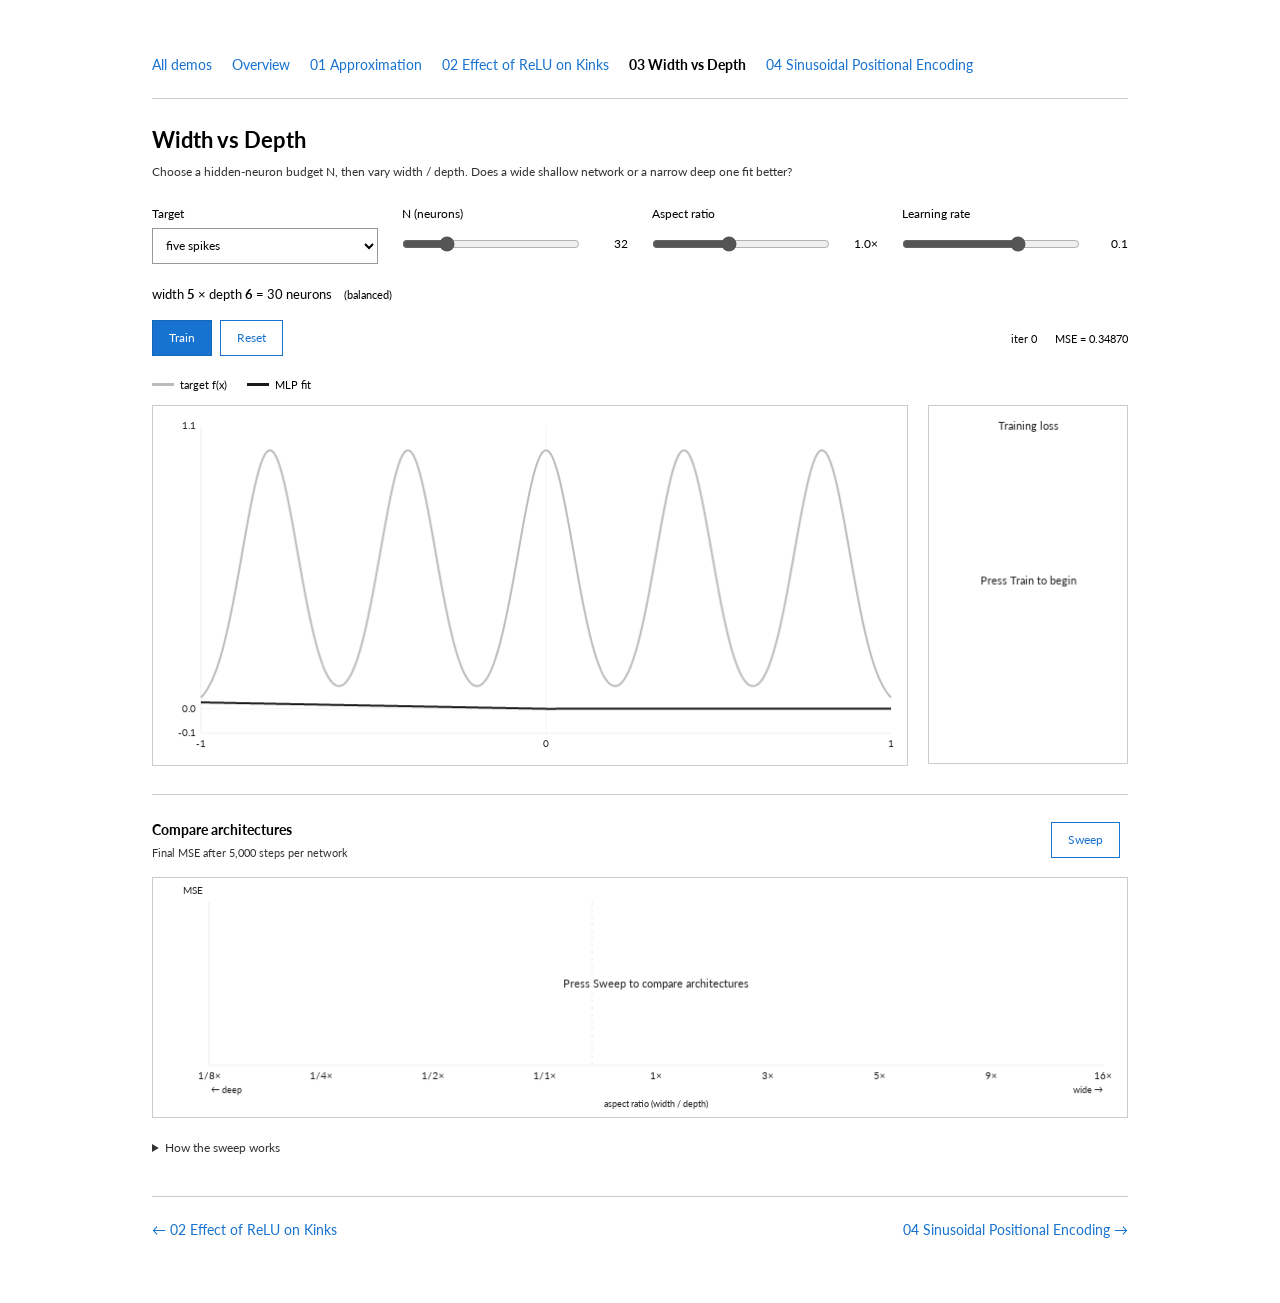
<file: materials/demos/approximation/width-depth.html>
<!DOCTYPE html>
<html lang="en">
<head>
  <meta charset="UTF-8">
  <meta name="viewport" content="width=device-width, initial-scale=1.0">
  <title>Width vs Depth — 6.7960</title>
  <style>
    *, *::before, *::after { box-sizing: border-box; margin: 0; padding: 0; }
    body {
      font-family: Lato, Verdana, Helvetica, -apple-system, sans-serif;
      background: #fff; color: #1a1a1a;
      font-size: 13px; line-height: 1.5;
    }
    .page { max-width: 900px; margin: 0 auto; padding: 52px 2rem 80px; }
    .course { font-size: 11px; color: #bbb; letter-spacing: 0.08em; text-transform: uppercase; margin-bottom: 6px; }
    h1 { font-size: 20px; font-weight: 400; margin-bottom: 6px; }
    .subtitle { color: #888; font-size: 12px; max-width: 660px; margin-bottom: 28px; }

    .controls { display: flex; gap: 28px; align-items: flex-end; margin-bottom: 10px; flex-wrap: wrap; }
    .ctrl-row { display: flex; align-items: center; gap: 8px; }
    .ctrl-row label { font-size: 12px; color: #666; min-width: 80px; }
    .ctrl-row select {
      font: inherit; font-size: 11px; color: #555;
      border: 1px solid #ddd; border-radius: 3px;
      padding: 3px 6px; background: #fff; cursor: pointer;
    }
    .ctrl-row input[type=range] { width: 130px; accent-color: #555; }
    .val { font-size: 11px; color: #999; font-variant-numeric: tabular-nums; min-width: 36px; }

    .arch-badge {
      margin-bottom: 16px;
      font-size: 13px;
      color: #555;
      font-variant-numeric: tabular-nums;
    }
    .arch-badge span { color: #999; font-size: 11px; margin-left: 6px; }

    .btn-row { display: flex; gap: 8px; margin-bottom: 18px; align-items: center; }
    button {
      background: #1a1a1a; color: #fff; border: none;
      border-radius: 4px; padding: 5px 16px;
      font-size: 12px; font-family: inherit; cursor: pointer;
    }
    button:hover { background: #333; }
    .btn-ghost { background: #fff; color: #555; border: 1px solid #ccc; }
    .btn-ghost:hover { background: #f5f5f5; }
    #sweep-status { font-size: 11px; color: #bbb; font-variant-numeric: tabular-nums; }

    .canvases { display: flex; gap: 16px; margin-bottom: 12px; }
    #main-canvas { border: 1px solid #f0f0f0; border-radius: 3px; display: block; flex: 1; }
    #loss-canvas { border: 1px solid #f0f0f0; border-radius: 3px; display: block; flex-shrink: 0; }

    #sweep-canvas { border: 1px solid #f0f0f0; border-radius: 3px; display: block; width: 100%; margin-bottom: 12px; }

    .legend { display: flex; gap: 20px; margin-bottom: 8px; flex-wrap: wrap; }
    .leg { display: flex; align-items: center; gap: 6px; font-size: 11px; color: #888; }
    .swatch { width: 22px; height: 2.5px; flex-shrink: 0; }

    .sweep-note { font-size: 11px; color: #aaa; max-width: 680px; margin-bottom: 10px; line-height: 1.6; }
    .sweep-note b { color: #888; font-weight: 500; }
    .info { font-size: 11px; color: #aaa; font-variant-numeric: tabular-nums; display: flex; gap: 24px; }
  
    .credit {font-size:10px;color:#777;margin-bottom:14px}
    .course {color:#777}.subtitle,.leg,.toggle,.val,.info,.demo-desc,.panel-label {color:#666}
    .site-nav {display:flex;gap:18px;flex-wrap:wrap;border-bottom:1px solid #eee;padding:0 0 14px;margin:0 0 28px;font-size:11px}
    .site-nav a,.pager a {color:#777;text-decoration:none}.site-nav a:hover,.pager a:hover {color:#111;text-decoration:underline}
    .site-nav [aria-current] {color:#111;font-weight:600}
    .pager {display:flex;justify-content:space-between;gap:24px;border-top:1px solid #eee;margin-top:32px;padding-top:18px;font-size:12px}
    details {margin-top:18px;color:#666;font-size:12px}summary {cursor:pointer}details p {margin:12px 0;max-width:690px}
    :focus-visible {outline:2px solid #508cdc;outline-offset:4px}
    .btn-row,.toggle-row,.info {flex-wrap:wrap}.canvases {display:grid;grid-template-columns:minmax(0,1fr) 180px}
    .canvases canvas {width:100%;min-width:0;height:auto} .ctrl-row {max-width:100%}
    @media(max-width:600px){.page{padding:28px 20px 48px}.site-nav{gap:10px 16px}.canvases{grid-template-columns:1fr}.canvases #loss-canvas{width:100%;height:150px}.panels{flex-direction:column}.ctrl-row input[type=range]{width:110px;min-width:0}.controls{gap:16px}.info{gap:10px 20px}.btn-row{gap:8px}.subtitle{margin-bottom:22px}}

/* Consistent spacing and responsive experiment layout. */
.page{max-width:1040px;padding:40px 32px 56px}
body{line-height:1.55}
.site-nav{gap:8px 20px;margin-bottom:24px;padding-bottom:16px;align-items:center}
.site-nav a{padding:6px 0;display:inline-block}
.credit{margin-bottom:10px}h1{font-size:22px}.subtitle{margin-bottom:24px;max-width:720px}
.controls,.top-row .ctrl-block{display:grid;grid-template-columns:repeat(auto-fit,minmax(185px,1fr));gap:16px 24px;width:100%;margin:0 0 20px;align-items:start}
.top-row{display:block;margin:0;gap:0}
.ctrl-row{display:grid;grid-template-columns:minmax(0,1fr) auto;gap:4px 10px;min-width:0;align-items:center}
.ctrl-row label{grid-column:1/-1;min-width:0;font-size:12px;color:#555}
.ctrl-row input[type=range]{width:100%;min-width:0;min-height:32px;margin:0;accent-color:#555}
.ctrl-row select{grid-column:1/-1;width:100%;min-width:0;max-width:100%;min-height:36px;padding:6px 9px;font-size:12px}
.val{min-width:38px;text-align:right;font-size:12px}.arch-badge{margin:0 0 16px}
.training-toolbar{display:flex;align-items:center;justify-content:space-between;flex-wrap:wrap;gap:12px 24px;margin:0 0 20px}
.training-toolbar .btn-row{margin:0}.training-toolbar .info{margin:0;gap:6px 18px;font-size:11px;flex-wrap:wrap}
button{min-height:36px;padding:7px 16px;line-height:1.3}button:disabled{opacity:.55;cursor:default}
.btn-row{flex-wrap:wrap;gap:8px}.legend,.toggle-row{gap:8px 20px;margin:0 0 12px;align-items:center;flex-wrap:wrap}
.toggle{min-height:32px}.leg{font-size:11px}.swatch{flex-shrink:0}
.canvases{grid-template-columns:minmax(0,1fr) 200px;gap:20px;align-items:start;margin-bottom:0}
.panels{gap:20px;margin-bottom:20px}.panel-label{text-align:left;margin-bottom:10px;font-size:10px}
.canvases canvas,.panel canvas,#loss-canvas,#sweep-canvas{height:auto;min-width:0;border-color:#eaeaea}
.plots{grid-template-columns:minmax(0,1.6fr) minmax(0,1fr);gap:24px}.plots figure{min-width:0}
.plot{max-width:100%}.caption{margin-top:10px;line-height:1.5}.stats{margin-top:20px;gap:10px 24px}
.modes{margin-bottom:20px;flex-wrap:wrap}.modes button{flex:0 1 auto}
details{margin:20px 0;line-height:1.6}summary{padding:6px 0;min-height:32px}details p{margin:10px 0 0}details .sweep-note{font-size:12px;color:#666;margin:10px 0 0}
.comparison{margin-top:28px;padding-top:24px;border-top:1px solid #eee}
.section-head{display:flex;align-items:center;justify-content:space-between;flex-wrap:wrap;gap:12px 24px;margin-bottom:16px}
.section-head h2{font-size:14px;font-weight:500;margin:0}.section-head p{font-size:11px;color:#777;margin-top:3px}
.section-head .btn-row{margin:0}.comparison details{margin:14px 0 0}#sweep-status{color:#666;font-size:11px}#sweep-canvas{margin:0}
.pager{margin-top:32px;padding-top:16px;align-items:start}.pager a{padding:6px 0;max-width:48%}.pager a:last-child{text-align:right}
.demo-list a{padding:20px 0}.demo-desc{max-width:650px}
@media(min-width:1200px){.page{padding-top:48px}}
@media(max-width:760px){.page{padding:28px 24px 40px}.canvases{grid-template-columns:minmax(0,1fr)}.canvases #loss-canvas{width:100%;height:auto}.panels{flex-direction:column}.plots{grid-template-columns:minmax(0,1fr)}.controls,.top-row .ctrl-block{grid-template-columns:repeat(2,minmax(0,1fr));gap:14px 20px}.training-toolbar{align-items:flex-start}.training-toolbar .info{width:100%}.site-nav{gap:4px 16px}.panel-label{font-size:11px}}
@media(max-width:420px){.page{padding:22px 16px 32px}.controls,.top-row .ctrl-block{gap:14px 16px}.ctrl-row select{font-size:11px}.ctrl-row label{font-size:11px}.val{font-size:11px;min-width:30px}.legend,.toggle-row{gap:6px 14px}.site-nav{font-size:10px;gap:2px 14px}.subtitle{font-size:12px}.section-head{gap:12px}.section-head .btn-row{width:100%}.pager{font-size:11px;gap:16px}}
@media(pointer:coarse){button,.ctrl-row select{min-height:44px}.toggle,summary,.site-nav a,.pager a{min-height:44px;display:inline-flex;align-items:center}.ctrl-row input[type=range]{min-height:40px}}

</style>
<link rel="stylesheet" href="https://fonts.googleapis.com/css2?family=Lato:ital,wght@0,400;0,700;1,400;1,700&display=swap">
<link rel="stylesheet" href="../demo.css">
<script src="../demo.js"></script>
<link rel="icon" href="data:,">
</head>
<body>
<div class="page">
<nav class="site-nav" aria-label="Lesson sequence"><a href="../index.html">All demos</a><a href="index.html">Overview</a><a href="relu-approx.html">01 Approximation</a><a href="bias.html">02 Effect of ReLU on Kinks</a><a href="width-depth.html" aria-current="page">03 Width vs Depth</a><a href="posenc.html">04 Sinusoidal Positional Encoding</a></nav>
<h1>Width vs Depth</h1>
  <p class="subtitle">
    Choose a hidden-neuron budget N, then vary width / depth.
    Does a wide shallow network or a narrow deep one fit better?
  </p>

  <div class="controls">
    <div class="ctrl-row">
      <label for="sel-fn">Target</label>
      <select id="sel-fn">
        <option value="sine">sin(πx)</option>
        <option value="hifreq">sin(5πx)</option>
        <option value="abs">|x|</option>
        <option value="step">step(x)</option>
        <option value="quad">x²</option>
        <option value="bump">smooth bump</option>
        <option value="kink">|sin(πx)|</option>
        <option value="runge">Runge 1/(1+25x²)</option>
        <option value="ripple">damped ripple</option>
        <option value="sawtooth">sawtooth</option>
        <option value="spikes" selected>five spikes</option>
        <option value="hat">Mexican hat</option>
      </select>
    </div>
    <div class="ctrl-row">
      <label for="sl-N">N (neurons)</label>
      <input type="range" id="sl-N" min="4" max="128" step="4" value="32">
      <span class="val" id="val-N">32</span>
    </div>
    <div class="ctrl-row">
      <label for="sl-ar">Aspect ratio</label>
      <input type="range" id="sl-ar" min="-3" max="4" step="0.25" value="0">
      <span class="val" id="val-ar">1.0×</span>
    </div>
    <div class="ctrl-row">
      <label for="sl-lr">Learning rate</label>
      <input type="range" id="sl-lr" min="-3" max="0" step="0.1" value="-1">
      <span class="val" id="val-lr">0.1</span>
    </div>
  </div>

  <div class="arch-badge" id="arch-badge">
    width 6 × depth 6 = 36 neurons
  </div>

  <div class="training-toolbar"><div class="btn-row">
    <button id="btn-train">Train</button>
    <button id="btn-reset" class="btn-ghost">Reset</button>

  </div><div class="info">
    <span id="info-iter">iter 0</span>
    <span id="info-mse">MSE —</span>
  </div></div>

  <div class="legend">
    <div class="leg"><div class="swatch" style="background:#bbb"></div>target f(x)</div>
    <div class="leg"><div class="swatch" style="background:#1a1a1a"></div>MLP fit</div>
  </div>

  <div class="canvases">
    <canvas role="img" aria-label="Target and network approximation" id="main-canvas" width="660" height="380"></canvas>
    <canvas role="img" aria-label="Training loss" id="loss-canvas" width="180" height="380"></canvas>
  </div>



  <section class="comparison" aria-labelledby="comparison-title"><div class="section-head"><div><h2 id="comparison-title">Compare architectures</h2><p>Final MSE after 5,000 steps per network</p></div><div class="btn-row"><button id="btn-sweep" class="btn-ghost">Sweep</button><span id="sweep-status" role="status"></span></div></div><canvas role="img" aria-label="Final error across network shapes" id="sweep-canvas" width="856" height="210"></canvas>  <details><summary>How the sweep works</summary><p class="sweep-note">
    <b>Sweep</b> trains 9 fresh networks from scratch — one per aspect ratio, spread from deep/narrow
    to wide/shallow — using the current N, learning rate, and target. Each runs for 5 000 SGD steps,
    then its final MSE is plotted. The dashed line marks the aspect ratio currently set above.
    The best config is circled. Equal neuron counts do not imply equal parameter counts; rounded widths and depths may differ from the requested budget.
  </p></details></section>

  

<footer class="pager"><a href="bias.html">← 02 Effect of ReLU on Kinks</a><a href="posenc.html">04 Sinusoidal Positional Encoding →</a></footer>
</div>
<script>
'use strict';

// ── Target functions ──────────────────────────────────────────────────────────

const FNS = {
  sine:     x => Math.sin(Math.PI * x),
  hifreq:   x => Math.sin(5 * Math.PI * x),
  abs:      x => Math.abs(x),
  step:     x => (x >= 0 ? 1 : -1),
  quad:     x => x * x,
  bump:     x => Math.exp(-8 * x * x) - 0.3 * Math.exp(-8 * (x - 0.6) ** 2),
  kink:     x => Math.abs(Math.sin(Math.PI * x)),
  runge:    x => 1 / (1 + 25 * x * x),
  ripple:   x => Math.sin(7 * Math.PI * x) * Math.exp(-3 * x * x),
  sawtooth: x => 2 * ((x + 1) - Math.floor(x + 1)) - 1,
  spikes:   x => Math.exp(-0.5 * ((x + 0.8) / 0.08) ** 2)
              + Math.exp(-0.5 * ((x + 0.4) / 0.08) ** 2)
              + Math.exp(-0.5 * (x / 0.08) ** 2)
              + Math.exp(-0.5 * ((x - 0.4) / 0.08) ** 2)
              + Math.exp(-0.5 * ((x - 0.8) / 0.08) ** 2),
  hat:      x => (1 - x * x) * Math.exp(-x * x / 0.3),
};

function randn() {
  let u, v;
  do { u = Math.random(); } while (u === 0);
  do { v = Math.random(); } while (v === 0);
  return Math.sqrt(-2 * Math.log(u)) * Math.cos(2 * Math.PI * v);
}

// ── Architecture from N and aspect ratio ──────────────────────────────────────

function computeArch(N, log2r) {
  const r = Math.pow(2, log2r);
  let depth = Math.max(1, Math.round(Math.sqrt(N / r)));
  let width = Math.max(1, Math.round(N / depth));
  return { width, depth, total: width * depth };
}

// ── Deep ReLU MLP ─────────────────────────────────────────────────────────────

function makeDeepNet(width, depth) {
  const layers = [];
  const s0 = Math.sqrt(2);
  layers.push({
    W: Array.from({length: width}, () => [randn() * s0]),
    b: new Float64Array(width),
  });
  const sh = Math.sqrt(2 / width);
  for (let l = 1; l < depth; l++) {
    layers.push({
      W: Array.from({length: width}, () =>
           Array.from({length: width}, () => randn() * sh)),
      b: new Float64Array(width),
    });
  }
  layers.push({
    W: [Array.from({length: width}, () => randn() * 0.01)],
    b: new Float64Array(1),
  });
  return { layers };
}

function forwardDeep(net, x) {
  const NL = net.layers.length;
  const acts = [[x]];
  const pres = [];
  for (let l = 0; l < NL; l++) {
    const L = net.layers[l], isLast = l === NL - 1;
    const pre = L.W.map((row, i) =>
      row.reduce((s, w, j) => s + w * acts[l][j], 0) + L.b[i]);
    pres.push(pre);
    acts.push(isLast ? pre : pre.map(v => v > 0 ? v : 0));
  }
  return { y: acts[NL][0], acts, pres };
}

function sgdStepDeep(net, xs, ys, lr) {
  const NL = net.layers.length, nb = xs.length;
  const gW = net.layers.map(L => L.W.map(row => new Float64Array(row.length)));
  const gb = net.layers.map(L => new Float64Array(L.b.length));
  let loss = 0;

  for (let s = 0; s < nb; s++) {
    const { y, acts, pres } = forwardDeep(net, xs[s]);
    const err = y - ys[s];
    loss += err * err;
    let delta = [2 * err / nb];

    for (let l = NL - 1; l >= 0; l--) {
      const L = net.layers[l], isLast = l === NL - 1;
      if (!isLast) delta = delta.map((d, i) => d * (pres[l][i] > 0 ? 1 : 0));
      for (let i = 0; i < delta.length; i++) {
        for (let j = 0; j < L.W[i].length; j++) gW[l][i][j] += delta[i] * acts[l][j];
        gb[l][i] += delta[i];
      }
      if (l > 0) {
        const prev = new Float64Array(L.W[0].length);
        for (let i = 0; i < delta.length; i++)
          for (let j = 0; j < L.W[i].length; j++) prev[j] += L.W[i][j] * delta[i];
        delta = Array.from(prev);
      }
    }
  }

  for (let l = 0; l < NL; l++) {
    const L = net.layers[l];
    for (let i = 0; i < L.W.length; i++) {
      for (let j = 0; j < L.W[i].length; j++) L.W[i][j] -= lr * gW[l][i][j];
      L.b[i] -= lr * gb[l][i];
    }
  }
  return loss / nb;
}

// ── Main training state ───────────────────────────────────────────────────────

let net, targetFn, lr;
let arch = { width: 6, depth: 6, total: 36 };
let iter = 0, running = false, rafId = null;
let lossHistory = [];

function readCFG() {
  const N     = Number(document.getElementById('sl-N').value);
  const log2r = Number(document.getElementById('sl-ar').value);
  lr       = Math.pow(10, Number(document.getElementById('sl-lr').value));
  targetFn = FNS[document.getElementById('sel-fn').value];
  arch     = computeArch(N, log2r);
  updateArchBadge();
}

function updateArchBadge() {
  const { width, depth, total } = arch;
  const shape = log2ArToLabel(Number(document.getElementById('sl-ar').value));
  document.getElementById('arch-badge').innerHTML =
    `width <b>${width}</b> × depth <b>${depth}</b> = ${total} neurons &nbsp;<span>${shape}</span>`;
}

function log2ArToLabel(v) {
  if (v >=  3.5) return '(very wide / shallow)';
  if (v >=  1)   return '(wide)';
  if (v >= -1)   return '(balanced)';
  if (v >= -2.5) return '(deep)';
  return '(very deep / narrow)';
}

function resetNets() {
  pauseTraining();
  iter = 0; lossHistory = [];
  net = makeDeepNet(arch.width, arch.depth);
  draw();
}

// ── Main training loop ────────────────────────────────────────────────────────

const STEPS_PER_FRAME = 20, BATCH = 32;
const NPLOT = 500;

function frame() {
  for (let s = 0; s < STEPS_PER_FRAME; s++) {
    const bxs = [], bys = [];
    for (let i = 0; i < BATCH; i++) {
      const x = Math.random() * 2 - 1;
      bxs.push(x); bys.push(targetFn(x));
    }
    const mse = sgdStepDeep(net, bxs, bys, lr);
    iter++;
    if (iter % 10 === 0) lossHistory.push({ iter, mse });
  }
  draw();
  if (running) rafId = requestAnimationFrame(frame);
}

function startTraining() {
  if (running) return;
  running = true;
  document.getElementById('btn-train').textContent = 'Pause';
  rafId = requestAnimationFrame(frame);
}

function pauseTraining() {
  running = false;
  document.getElementById('btn-train').textContent = 'Train';
  if (rafId) { cancelAnimationFrame(rafId); rafId = null; }
}

// ── Sweep ─────────────────────────────────────────────────────────────────────

const K_SWEEP = 9;
const SWEEP_STEPS = 5000;
const SWEEP_YIELD = 500;

let sweepResults = [];
let sweeping = false;
let sweepCancelled = false;

function yieldToUI() { return new Promise(r => setTimeout(r, 0)); }

async function runSweep() {
  if (sweeping) {
    sweepCancelled = true;
    return;
  }

  pauseTraining();
  sweeping = true;
  sweepCancelled = false;
  sweepResults = [];
  drawSweep();

  const N      = Number(document.getElementById('sl-N').value);
  const lrSw   = Math.pow(10, Number(document.getElementById('sl-lr').value));
  const fn     = FNS[document.getElementById('sel-fn').value];
  const log2rs = Array.from({length: K_SWEEP}, (_, i) => -3 + 7 * i / (K_SWEEP - 1));

  document.getElementById('btn-sweep').textContent = 'Cancel sweep';

  for (let ki = 0; ki < K_SWEEP; ki++) {
    if (sweepCancelled) break;

    const log2r = log2rs[ki];
    const { width, depth } = computeArch(N, log2r);
    const sNet = makeDeepNet(width, depth);

    document.getElementById('sweep-status').textContent =
      `${ki + 1}/${K_SWEEP} · width ${width} × depth ${depth}`;

    for (let step = 0; step < SWEEP_STEPS && !sweepCancelled; step++) {
      const bxs = [], bys = [];
      for (let i = 0; i < BATCH; i++) {
        const x = Math.random() * 2 - 1;
        bxs.push(x); bys.push(fn(x));
      }
      sgdStepDeep(sNet, bxs, bys, lrSw);
      if ((step + 1) % SWEEP_YIELD === 0) await yieldToUI();
    }

    if (!sweepCancelled) {
      let mse = 0;
      for (let i = 0; i < NPLOT; i++) {
        const x = -1 + 2 * i / (NPLOT - 1);
        const e = forwardDeep(sNet, x).y - fn(x);
        mse += e * e;
      }
      sweepResults.push({ log2r, mse: mse / NPLOT, width, depth });
      drawSweep();
    }
  }

  sweeping = false;
  document.getElementById('btn-sweep').textContent = 'Sweep';
  document.getElementById('sweep-status').textContent =
    sweepCancelled ? 'cancelled' : `done — ${K_SWEEP} configs, ${SWEEP_STEPS} steps each`;
}

// ── Drawing ───────────────────────────────────────────────────────────────────

const PAD = { t: 20, r: 16, b: 32, l: 48 };

function drawMain() {
  const canvas = document.getElementById('main-canvas');
  const W = canvas.width, H = canvas.height;
  const ctx = canvas.getContext('2d');
  ctx.clearRect(0, 0, W, H);

  const pw = W - PAD.l - PAD.r, ph = H - PAD.t - PAD.b;
  const plotXs = Array.from({length: NPLOT}, (_, i) => -1 + 2 * i / (NPLOT - 1));
  const yTruth = plotXs.map(targetFn);
  const yFit   = plotXs.map(x => forwardDeep(net, x).y);

  let ylo = Math.min(...yTruth, ...yFit) - 0.05;
  let yhi = Math.max(...yTruth, ...yFit) + 0.05;
  const span = yhi - ylo; ylo -= span * 0.04; yhi += span * 0.04;

  const scX = x => PAD.l + (x + 1) / 2 * pw;
  const scY = y => PAD.t + ph - (y - ylo) / (yhi - ylo) * ph;

  ctx.strokeStyle = '#f4f4f4'; ctx.lineWidth = 1;
  const y0 = scY(0);
  if (y0 >= PAD.t && y0 <= PAD.t + ph) {
    ctx.beginPath(); ctx.moveTo(PAD.l, y0); ctx.lineTo(PAD.l + pw, y0); ctx.stroke();
  }
  ctx.beginPath(); ctx.moveTo(scX(0), PAD.t); ctx.lineTo(scX(0), PAD.t + ph); ctx.stroke();

  ctx.strokeStyle = '#eee'; ctx.lineWidth = 1;
  ctx.beginPath(); ctx.moveTo(PAD.l, PAD.t); ctx.lineTo(PAD.l, PAD.t + ph);
  ctx.lineTo(PAD.l + pw, PAD.t + ph); ctx.stroke();

  ctx.fillStyle = '#222'; ctx.font = '10px Lato, Verdana, Helvetica'; ctx.textAlign = 'center';
  [-1, 0, 1].forEach(v => ctx.fillText(v, scX(v), PAD.t + ph + 14));
  ctx.textAlign = 'right';
  [ylo, 0, yhi].forEach(v => {
    const yp = scY(v);
    if (yp >= PAD.t && yp <= PAD.t + ph) ctx.fillText(v.toFixed(1), PAD.l - 5, yp + 3);
  });

  ctx.strokeStyle = '#bbb'; ctx.lineWidth = 2;
  ctx.beginPath();
  plotXs.forEach((x, i) => i === 0
    ? ctx.moveTo(scX(x), scY(yTruth[i]))
    : ctx.lineTo(scX(x), scY(yTruth[i])));
  ctx.stroke();

  ctx.strokeStyle = '#1a1a1a'; ctx.lineWidth = 2;
  ctx.beginPath();
  plotXs.forEach((x, i) => i === 0
    ? ctx.moveTo(scX(x), scY(yFit[i]))
    : ctx.lineTo(scX(x), scY(yFit[i])));
  ctx.stroke();

  let mse = 0;
  for (let i = 0; i < NPLOT; i++) { const e = yFit[i] - yTruth[i]; mse += e * e; }
  mse /= NPLOT;
  document.getElementById('info-iter').textContent = `iter ${iter}`;
  document.getElementById('info-mse').textContent  =
    `MSE = ${mse < 1e-4 ? mse.toExponential(2) : mse.toFixed(5)}`;
}

function drawLoss() {
  const canvas = document.getElementById('loss-canvas');
  const W = canvas.width, H = canvas.height;
  const ctx = canvas.getContext('2d');
  ctx.clearRect(0, 0, W, H);
  if (lossHistory.length < 2) { ctx.fillStyle='#222'; ctx.font='11px Lato, Verdana, Helvetica'; ctx.textAlign='center'; ctx.fillText('Training loss',W/2,24); ctx.fillText('Press Train to begin',W/2,H/2); return; }

  const lp = { t: 20, r: 12, b: 32, l: 12 };
  const pw = W - lp.l - lp.r, ph = H - lp.t - lp.b;

  const losses = lossHistory.map(h => h.mse);
  const maxL = Math.max(...losses), minL = Math.min(...losses);
  const maxI = lossHistory[lossHistory.length - 1].iter;

  const scX = i => lp.l + (i / maxI) * pw;
  const scY = v => lp.t + ph - (Math.log(v + 1e-9) - Math.log(minL + 1e-9)) /
                   (Math.log(maxL + 1e-9) - Math.log(minL + 1e-9)) * ph;

  ctx.strokeStyle = '#eee'; ctx.lineWidth = 1;
  ctx.beginPath(); ctx.moveTo(lp.l, lp.t); ctx.lineTo(lp.l, lp.t + ph);
  ctx.lineTo(lp.l + pw, lp.t + ph); ctx.stroke();

  ctx.strokeStyle = '#888'; ctx.lineWidth = 1.5;
  ctx.beginPath();
  lossHistory.forEach((h, i) => i === 0
    ? ctx.moveTo(scX(h.iter), scY(h.mse))
    : ctx.lineTo(scX(h.iter), scY(h.mse)));
  ctx.stroke();

  ctx.fillStyle = '#222'; ctx.font = '10px Lato, Verdana, Helvetica'; ctx.textAlign = 'center';
  ctx.fillText('loss', lp.l + pw / 2, lp.t - 6);
}

function drawSweep() {
  const canvas = document.getElementById('sweep-canvas');
  const W = canvas.width, H = canvas.height;
  const ctx = canvas.getContext('2d');
  ctx.clearRect(0, 0, W, H);

  const sp = { t: 24, r: 24, b: 52, l: 56 };
  const pw = W - sp.l - sp.r, ph = H - sp.t - sp.b;

  const log2rs = Array.from({length: K_SWEEP}, (_, i) => -3 + 7 * i / (K_SWEEP - 1));
  const xMin = log2rs[0], xMax = log2rs[K_SWEEP - 1];
  const scX = v => sp.l + (v - xMin) / (xMax - xMin) * pw;

  // Axes
  ctx.strokeStyle = '#eee'; ctx.lineWidth = 1;
  ctx.beginPath(); ctx.moveTo(sp.l, sp.t); ctx.lineTo(sp.l, sp.t + ph);
  ctx.lineTo(sp.l + pw, sp.t + ph); ctx.stroke();

  // X axis labels
  ctx.fillStyle = '#222'; ctx.font = '10px Lato, Verdana, Helvetica'; ctx.textAlign = 'center';
  log2rs.forEach((v, i) => {
    if (W < 500 && i % 2 !== 0) return;
    const r = Math.pow(2, v);
    const label = r >= 1 ? r.toFixed(0) + '×' : '1/' + Math.round(1 / r) + '×';
    ctx.fillText(label, scX(v), sp.t + ph + 14);
  });

  // Axis title + direction hints
  ctx.fillStyle = '#222'; ctx.font = '9px Lato, Verdana, Helvetica';
  ctx.textAlign = 'left';  ctx.fillText('← deep', sp.l + 2, sp.t + ph + 28);
  ctx.textAlign = 'right'; ctx.fillText('wide →', sp.l + pw, sp.t + ph + 28);
  ctx.textAlign = 'center'; ctx.fillText('aspect ratio (width / depth)', sp.l + pw / 2, sp.t + ph + 42);

  // Y axis title
  ctx.fillStyle = '#222'; ctx.font = '10px Lato, Verdana, Helvetica'; ctx.textAlign = 'right';
  ctx.fillText('MSE', sp.l - 6, sp.t - 8);

  // Current AR marker (dashed vertical)
  const curLog2r = Number(document.getElementById('sl-ar').value);
  const cx = scX(curLog2r);
  if (cx >= sp.l && cx <= sp.l + pw) {
    ctx.strokeStyle = '#e8e8e8'; ctx.lineWidth = 1; ctx.setLineDash([3, 4]);
    ctx.beginPath(); ctx.moveTo(cx, sp.t); ctx.lineTo(cx, sp.t + ph); ctx.stroke();
    ctx.setLineDash([]);
  }

  if (sweepResults.length === 0) {
    ctx.fillStyle = '#222'; ctx.font = '11px Lato, Verdana, Helvetica'; ctx.textAlign = 'center';
    ctx.fillText(W < 500 ? 'Press Sweep to compare' : 'Press Sweep to compare architectures', sp.l + pw / 2, sp.t + ph / 2 + 4);
    return;
  }

  // Compute y scale (log MSE)
  const mses = sweepResults.map(r => r.mse);
  const logMin = Math.log(Math.min(...mses)) - 0.5;
  const logMax = Math.log(Math.max(...mses)) + 0.5;
  const scY = v => sp.t + ph - (Math.log(v) - logMin) / (logMax - logMin) * ph;

  // Y axis tick values
  const logSpan = logMax - logMin;
  const nTicks = Math.min(4, Math.ceil(logSpan));
  for (let t = 0; t <= nTicks; t++) {
    const lv = logMin + (logMax - logMin) * t / nTicks;
    const yp = sp.t + ph - (lv - logMin) / (logMax - logMin) * ph;
    if (yp < sp.t || yp > sp.t + ph) continue;
    const v = Math.exp(lv);
    ctx.strokeStyle = '#f4f4f4'; ctx.lineWidth = 1;
    ctx.beginPath(); ctx.moveTo(sp.l, yp); ctx.lineTo(sp.l + pw, yp); ctx.stroke();
    ctx.fillStyle = '#222'; ctx.font = '10px Lato, Verdana, Helvetica'; ctx.textAlign = 'right';
    ctx.fillText(v < 0.001 ? v.toExponential(0) : v.toFixed(3), sp.l - 4, yp + 3);
  }

  // Line connecting results
  ctx.strokeStyle = '#ccc'; ctx.lineWidth = 1.5;
  ctx.beginPath();
  sweepResults.forEach((r, i) => {
    const x = scX(r.log2r), y = scY(r.mse);
    i === 0 ? ctx.moveTo(x, y) : ctx.lineTo(x, y);
  });
  ctx.stroke();

  // Dots with architecture labels
  sweepResults.forEach((r, i) => {
    const x = scX(r.log2r), y = scY(r.mse);
    ctx.fillStyle = '#1a1a1a';
    ctx.beginPath(); ctx.arc(x, y, 3.5, 0, Math.PI * 2); ctx.fill();
    // Small label above dot showing width×depth
    ctx.fillStyle = '#222'; ctx.font = '9px Lato, Verdana, Helvetica'; ctx.textAlign = 'center';
    ctx.fillText(`${r.width}×${r.depth}`, x, y - (W < 500 && i % 2 ? 21 : 8));
  });

  // Highlight best (lowest MSE) dot
  const best = sweepResults.reduce((a, b) => a.mse < b.mse ? a : b);
  const bx = scX(best.log2r), by = scY(best.mse);
  ctx.strokeStyle = '#1a1a1a'; ctx.lineWidth = 1.5;
  ctx.beginPath(); ctx.arc(bx, by, 6, 0, Math.PI * 2); ctx.stroke();
}

function draw() { drawMain(); drawLoss(); }

// ── UI wiring ─────────────────────────────────────────────────────────────────

document.getElementById('btn-train').addEventListener('click', () => {
  running ? pauseTraining() : startTraining();
});
document.getElementById('btn-reset').addEventListener('click', () => { readCFG(); resetNets(); });
document.getElementById('btn-sweep').addEventListener('click', runSweep);
document.getElementById('sel-fn').addEventListener('change', () => { readCFG(); resetNets(); });

['sl-N', 'sl-ar'].forEach(id => {
  document.getElementById(id).addEventListener('input', () => {
    document.getElementById('val-N').textContent  = document.getElementById('sl-N').value;
    const log2r = Number(document.getElementById('sl-ar').value);
    const r = Math.pow(2, log2r);
    document.getElementById('val-ar').textContent = r >= 1
      ? r.toFixed(1) + '×' : '1/' + (1/r).toFixed(1) + '×';
    const N = Number(document.getElementById('sl-N').value);
    arch = computeArch(N, log2r);
    updateArchBadge();
    drawSweep();  // move the current-AR marker live
  });
  document.getElementById(id).addEventListener('change', () => { readCFG(); resetNets(); });
});

document.getElementById('sl-lr').addEventListener('input', e => {
  lr = Math.pow(10, Number(e.target.value));
  const v = lr;
  document.getElementById('val-lr').textContent = v < 0.01 ? v.toExponential(0) : v >= 1 ? v.toFixed(1) : v.toFixed(3);
});

readCFG();
resetNets();
drawSweep();
</script>

<script>
// Resize the drawing surface as well as CSS, keeping labels readable on small screens.
function resizePlots(){
 const stacked=innerWidth<=760;
 for(const id of ['main-canvas', 'loss-canvas', 'sweep-canvas']){const c=document.getElementById(id),w=Math.max(1,Math.round(c.getBoundingClientRect().width));
 const h=id==='sweep-canvas'?240:id==='loss-canvas'?(false?150:stacked?160:360):(stacked?280:false?300:360);
 if(c.width!==w||c.height!==h){c.width=w;c.height=h;}}
 draw();drawSweep();
}
let resizeFrame;window.addEventListener('resize',()=>{cancelAnimationFrame(resizeFrame);resizeFrame=requestAnimationFrame(resizePlots);});resizePlots();
</script>
</body>
</html>
</file>
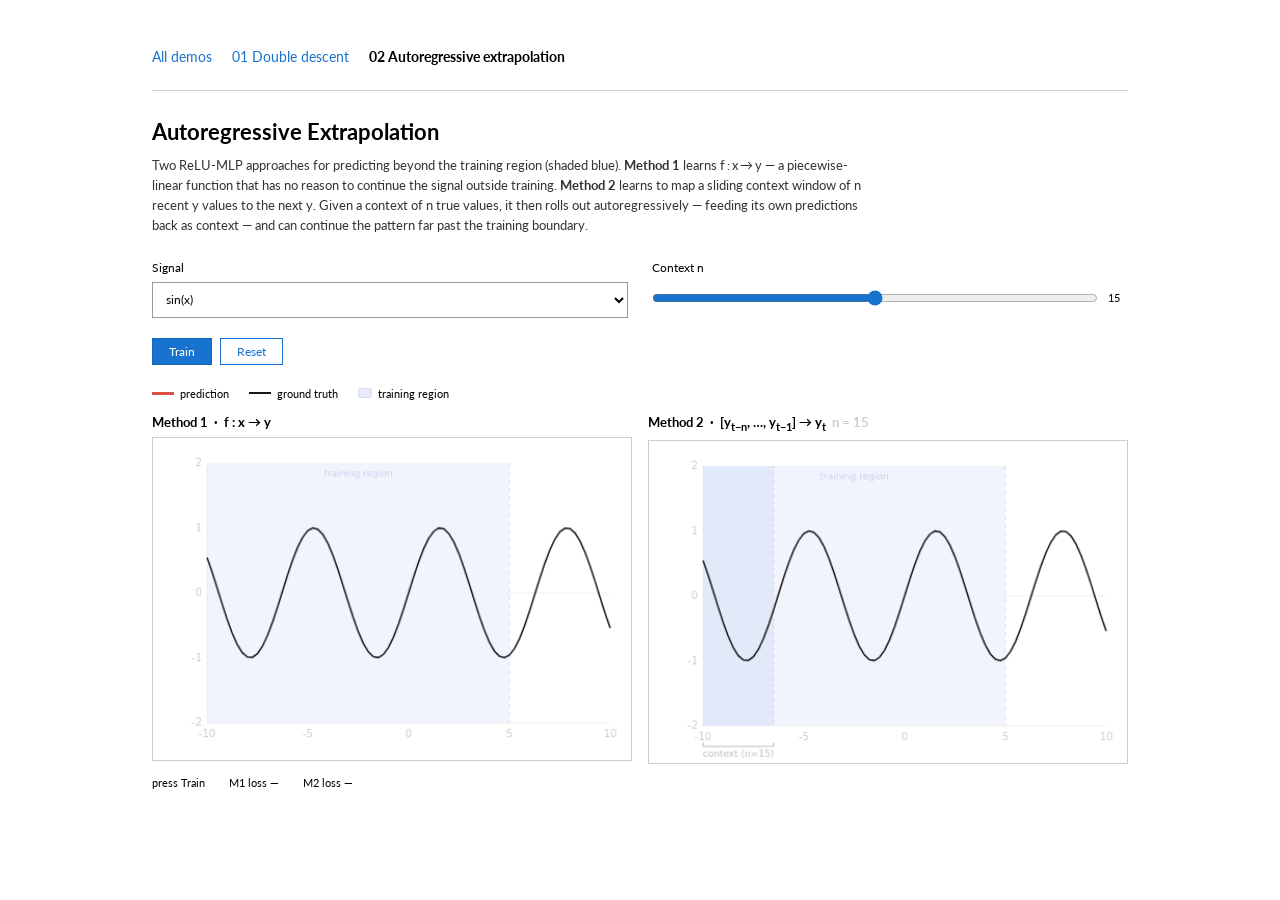
<file: materials/demos/generalization/ar-extrapolation.html>
<!DOCTYPE html>
<html lang="en">
<head>
  <meta charset="UTF-8">
  <meta name="viewport" content="width=device-width, initial-scale=1.0">
  <title>AR Extrapolation — 6.7960</title>
  <style>
    *, *::before, *::after { box-sizing: border-box; margin: 0; padding: 0; }
    body {
      font-family: Lato, Verdana, Helvetica, sans-serif;
      background: #fff; color: #1a1a1a;
      font-size: 13px; line-height: 1.55;
    }
    .page { max-width: 1040px; margin: 0 auto; padding: 40px 32px 56px; }
    .site-nav { display: flex; gap: 8px 20px; flex-wrap: wrap; border-bottom: 1px solid #eee; padding: 0 0 16px; margin: 0 0 24px; font-size: 12.5px; align-items: center; }
    .site-nav a { color: #1772d0; text-decoration: none; padding: 6px 0; display: inline-block; }
    .site-nav a:hover { color: #0f5299; text-decoration: underline; }
    .site-nav [aria-current] { color: #111; font-weight: 700; text-decoration: none; }
    .made-with { font-size: 10px; color: #ccc; margin-bottom: 18px; }
    .course { font-size: 11px; color: #bbb; letter-spacing: 0.08em; text-transform: uppercase; margin-bottom: 6px; }
    h1 { font-size: 22px; font-weight: 400; margin-bottom: 6px; }
    .subtitle { color: #666; font-size: 13px; max-width: 720px; margin-bottom: 24px; line-height: 1.55; }

    .controls { display: grid; grid-template-columns: repeat(auto-fit, minmax(185px, 1fr)); gap: 16px 24px; width: 100%; margin: 0 0 20px; align-items: start; }
    .ctrl-row { display: grid; grid-template-columns: minmax(0, 1fr) auto; gap: 4px 10px; min-width: 0; align-items: center; }
    .ctrl-row label { grid-column: 1 / -1; min-width: 0; font-size: 12px; color: #555; }
    .ctrl-row select {
      font: inherit; font-size: 12px; color: #000;
      border: 1px solid #999; border-radius: 0;
      padding: 6px 9px; background: #fff; cursor: pointer;
      grid-column: 1 / -1; width: 100%; min-height: 36px;
    }
    .ctrl-row input[type=range] { width: 100%; min-width: 0; min-height: 32px; margin: 0; accent-color: #1772d0; }
    .val { font-size: 11px; color: #999; min-width: 20px; }

    .btn-row { display: flex; gap: 8px; margin-bottom: 20px; align-items: center; }
    button {
      background: #1a1a1a; color: #fff; border: none;
      border-radius: 4px; padding: 5px 16px;
      font-size: 12px; font-family: inherit; cursor: pointer;
    }
    button:hover { background: #333; }
    .btn-ghost { background: #fff; color: #555; border: 1px solid #ccc; }
    .btn-ghost:hover { background: #f5f5f5; }

    .legend { display: flex; gap: 20px; margin-bottom: 10px; }
    .leg { display: flex; align-items: center; gap: 6px; font-size: 11px; color: #888; }
    .sw-line { width: 22px; height: 2px; }
    .sw-box  { width: 14px; height: 10px; border-radius: 2px; }

    .methods-row { display: flex; gap: 16px; margin-bottom: 10px; }
    .method-panel { flex: 1; min-width: 0; }
    .method-label {
      font-size: 11px; color: #aaa; margin-bottom: 5px;
      font-variant-numeric: tabular-nums;
    }
    canvas { display: block; border: 1px solid #f0f0f0; border-radius: 3px; width: 100%; }

    .info { font-size: 11px; color: #bbb; display: flex; gap: 24px; font-variant-numeric: tabular-nums; }
  </style>
  <link rel="stylesheet" href="https://fonts.googleapis.com/css2?family=Lato:ital,wght@0,400;0,700;1,400;1,700&display=swap">
  <link rel="stylesheet" href="../demo.css">
  <script src="../demo.js"></script>
</head>
<body>
<div class="page">
  <nav class="site-nav" aria-label="Demos">
    <a href="../index.html">All demos</a>
    <a href="double-descent.html">01 Double descent</a>
    <a href="ar-extrapolation.html" aria-current="page">02 Autoregressive extrapolation</a>
  </nav>
<h1>Autoregressive Extrapolation</h1>
  <p class="subtitle">
    Two ReLU-MLP approaches for predicting beyond the training region (shaded blue).
    <b>Method 1</b> learns f&thinsp;:&thinsp;x&thinsp;→&thinsp;y — a piecewise-linear function that has no reason to continue the signal outside training.
    <b>Method 2</b> learns to map a sliding context window of n recent y values to the next y.
    Given a context of n true values, it then rolls out autoregressively — feeding its own predictions back as context — and can continue the pattern far past the training boundary.
  </p>

  <div class="controls">
    <div class="ctrl-row">
      <label>Signal</label>
      <select id="sel-sig">
        <option value="sine">sin(x)</option>
        <option value="exp">exp(x/5)</option>
        <option value="growsin">sin(x) · exp(x/20)</option>
        <option value="beat">sin(x) · cos(0.3x)</option>
        <option value="complex">sin(x) + ½ sin(3x)</option>
      </select>
    </div>
    <div class="ctrl-row">
      <label>Context n</label>
      <input type="range" id="sl-n" min="0" max="30" step="1" value="15">
      <span class="val" id="val-n">15</span>
    </div>
    <div class="ctrl-row" id="row-rate" style="display:none">
      <label>Rate</label>
      <input type="range" id="sl-rate" min="0.05" max="1.0" step="0.05" value="0.2">
      <span class="val" id="val-rate">0.2</span>
    </div>
  </div>

  <div class="btn-row">
    <button id="btn-train">Train</button>
    <button id="btn-reset" class="btn-ghost">Reset</button>
  </div>

  <div class="legend">
    <div class="leg"><div class="sw-line" style="background:rgba(210,50,40,0.85);height:3px"></div>prediction</div>
    <div class="leg"><div class="sw-line" style="background:#1a1a1a"></div>ground truth</div>
    <div class="leg"><div class="sw-box" style="background:rgba(190,205,245,0.4);border:1px solid #dde"></div>training region</div>
  </div>

  <div class="methods-row">
    <div class="method-panel">
      <div class="method-label">Method 1 &nbsp;·&nbsp; f : x → y</div>
      <canvas id="c1" width="460" height="310"></canvas>
    </div>
    <div class="method-panel">
      <div class="method-label" id="m2-label">Method 2 &nbsp;·&nbsp; [x<sub>t−n</sub>, y<sub>t−n</sub>, …, x<sub>t</sub>] → y<sub>t</sub></div>
      <canvas id="c2" width="460" height="310"></canvas>
    </div>
  </div>

  <div class="info">
    <span id="info-iter">press Train</span>
    <span id="info-loss1">M1 loss —</span>
    <span id="info-loss2">M2 loss —</span>
  </div>

</div>
<script>
'use strict';

// ── Grid ──────────────────────────────────────────────────────────────────────
const X_MIN = -10, X_MAX = 10, X_TRAIN_END = 5;
const DX = 0.25;
const grid = [];
for (let x = X_MIN; x <= X_MAX + 1e-9; x = Math.round((x + DX) * 1000) / 1000) grid.push(x);
const NG = grid.length; // 81
const TRAIN_I = grid.findIndex(x => x >= X_TRAIN_END); // 60 (x=5.0)

// ── Signals ───────────────────────────────────────────────────────────────────
const SIGNALS = {
  sine:    x => Math.sin(x),
  exp:     x => Math.exp(expRate() * x),
  growsin: x => Math.sin(x) * Math.exp(x / 20),
  beat:    x => Math.sin(x) * Math.cos(0.3 * x),
  complex: x => Math.sin(x) + 0.5 * Math.sin(3 * x),
};

function expRate() { return Number(document.getElementById('sl-rate').value); }

function updateExpLabel() {
  const r = expRate();
  document.getElementById('val-rate').textContent = r.toFixed(2);
  document.querySelector('#sel-sig option[value="exp"]').textContent = `exp(${r.toFixed(2)}x)`;
}

// ── RNG ───────────────────────────────────────────────────────────────────────
function randn() {
  let u, v;
  do { u = Math.random(); } while (u === 0);
  do { v = Math.random(); } while (v === 0);
  return Math.sqrt(-2 * Math.log(u)) * Math.cos(2 * Math.PI * v);
}

// ── MLP ───────────────────────────────────────────────────────────────────────
function makeNet(inDim, hidDim, nHidden) {
  const layers = [];
  const s0 = Math.sqrt(2 / inDim);
  layers.push({
    W: Array.from({length: hidDim}, () => Array.from({length: inDim},  () => randn() * s0)),
    b: new Float64Array(hidDim),
  });
  const sh = Math.sqrt(2 / hidDim);
  for (let l = 1; l < nHidden; l++) {
    layers.push({
      W: Array.from({length: hidDim}, () => Array.from({length: hidDim}, () => randn() * sh)),
      b: new Float64Array(hidDim),
    });
  }
  layers.push({
    W: [Array.from({length: hidDim}, () => randn() * 0.01)],
    b: new Float64Array(1),
  });
  return { layers };
}

function forward(net, xArr) {
  const NL = net.layers.length;
  const acts = [xArr], pres = [];
  for (let l = 0; l < NL; l++) {
    const L = net.layers[l], last = l === NL - 1;
    const pre = L.W.map((row, i) => row.reduce((s, w, j) => s + w * acts[l][j], 0) + L.b[i]);
    pres.push(pre);
    acts.push(last ? pre : pre.map(v => Math.max(0, v)));
  }
  return { y: acts[NL][0], acts, pres };
}

function sgdStep(net, batchXs, batchYs, lr) {
  const NL = net.layers.length, nb = batchXs.length;
  const gW = net.layers.map(L => L.W.map(row => new Float64Array(row.length)));
  const gb = net.layers.map(L => new Float64Array(L.b.length));
  let loss = 0;

  for (let s = 0; s < nb; s++) {
    const { y, acts, pres } = forward(net, batchXs[s]);
    const err = y - batchYs[s];
    loss += err * err;
    let delta = [2 * err / nb];

    for (let l = NL - 1; l >= 0; l--) {
      const L = net.layers[l];
      if (l < NL - 1) delta = delta.map((d, i) => d * (pres[l][i] > 0 ? 1 : 0));
      for (let i = 0; i < delta.length; i++) {
        for (let j = 0; j < L.W[i].length; j++) gW[l][i][j] += delta[i] * acts[l][j];
        gb[l][i] += delta[i];
      }
      if (l > 0) {
        const prev = new Float64Array(L.W[0].length);
        for (let i = 0; i < delta.length; i++)
          for (let j = 0; j < L.W[i].length; j++) prev[j] += L.W[i][j] * delta[i];
        delta = Array.from(prev);
      }
    }
  }

  for (let l = 0; l < NL; l++) {
    const L = net.layers[l];
    for (let i = 0; i < L.W.length; i++) {
      for (let j = 0; j < L.W[i].length; j++) L.W[i][j] -= lr * gW[l][i][j];
      L.b[i] -= lr * gb[l][i];
    }
  }
  return loss / nb;
}

// ── State ─────────────────────────────────────────────────────────────────────
let contextN = 5, signalKey = 'sine';
let yAll, yNorm, yMean, yStd;
let netM1, netM2;
let iter = 0, running = false, rafId = null;
let predM1 = null, predM2 = null;

const LR = 0.01, BATCH = 32, STEPS = 20;

function prepareSignal() {
  yAll = grid.map(x => SIGNALS[signalKey](x));
  const yTrain = yAll.slice(0, TRAIN_I + 1);
  yMean = yTrain.reduce((s, v) => s + v, 0) / yTrain.length;
  yStd = Math.sqrt(yTrain.reduce((s, v) => s + (v - yMean) ** 2, 0) / yTrain.length) || 1;
  yNorm = yAll.map(v => (v - yMean) / yStd);
}

function resetAll() {
  pauseTraining();
  contextN = Number(document.getElementById('sl-n').value);
  signalKey = document.getElementById('sel-sig').value;
  prepareSignal();
  iter = 0; predM1 = null; predM2 = null;
  netM1 = makeNet(1, 64, 2);
  netM2 = makeNet(Math.max(1, contextN), 64, 2);
  document.getElementById('m2-label').innerHTML =
    `Method 2 &nbsp;·&nbsp; [y<sub>t−n</sub>, …, y<sub>t−1</sub>] → y<sub>t</sub> &nbsp;<span style="color:#ccc">n = ${contextN}</span>`;
  document.getElementById('info-iter').textContent = 'press Train';
  document.getElementById('info-loss1').textContent = 'M1 loss —';
  document.getElementById('info-loss2').textContent = 'M2 loss —';
  draw();
}

// ── Training ──────────────────────────────────────────────────────────────────
function batchM1() {
  const xs = [], ys = [];
  for (let i = 0; i < BATCH; i++) {
    const idx = Math.floor(Math.random() * (TRAIN_I + 1));
    xs.push([grid[idx] / 10]);
    ys.push(yNorm[idx]);
  }
  return sgdStep(netM1, xs, ys, LR);
}

function batchM2() {
  if (contextN === 0 || TRAIN_I < contextN) return 0;
  const xs = [], ys = [];
  const maxT = TRAIN_I;
  for (let i = 0; i < BATCH; i++) {
    const t = contextN + Math.floor(Math.random() * (maxT - contextN + 1));
    const inp = [];
    for (let k = contextN; k >= 1; k--) inp.push(yNorm[t - k]);
    xs.push(inp);
    ys.push(yNorm[t]);
  }
  return sgdStep(netM2, xs, ys, LR);
}

// ── Inference ─────────────────────────────────────────────────────────────────
function rolloutM1() {
  return grid.map(x => forward(netM1, [x / 10]).y * yStd + yMean);
}

function rolloutM2() {
  const pred = new Array(NG).fill(null);
  const win = [];
  for (let k = 0; k < contextN; k++) win.push(yNorm[k]);
  for (let i = contextN; i < NG; i++) {
    const yn = forward(netM2, win.slice()).y;
    pred[i] = yn * yStd + yMean;
    win.shift();
    win.push(yn);
  }
  return pred;
}

// ── Drawing ───────────────────────────────────────────────────────────────────
const PAD = { t: 24, r: 20, b: 36, l: 52 };

function drawPanel(id, pred, isM2) {
  const canvas = document.getElementById(id);
  const W = canvas.width, H = canvas.height;
  const ctx = canvas.getContext('2d');
  ctx.clearRect(0, 0, W, H);

  const pw = W - PAD.l - PAD.r, ph = H - PAD.t - PAD.b;
  let yLo, yHi;
  if (signalKey === 'exp') {
    const top = Math.exp(expRate() * X_MAX);
    yHi = top * 1.05;
    yLo = -top * 0.05;
  } else {
    yLo = -2; yHi = 2;
  }

  const scX = x => PAD.l + (x - X_MIN) / (X_MAX - X_MIN) * pw;
  const scY = y => PAD.t + ph - (y - yLo) / (yHi - yLo) * ph;
  const inRange = y => y >= yLo && y <= yHi;

  // Training region
  ctx.fillStyle = 'rgba(190, 205, 245, 0.22)';
  ctx.fillRect(PAD.l, PAD.t, scX(X_TRAIN_END) - PAD.l, ph);

  // y=0 gridline
  const y0 = scY(0);
  if (y0 >= PAD.t && y0 <= PAD.t + ph) {
    ctx.strokeStyle = '#f0f0f0'; ctx.lineWidth = 1;
    ctx.beginPath(); ctx.moveTo(PAD.l, y0); ctx.lineTo(PAD.l + pw, y0); ctx.stroke();
  }

  // Axes
  ctx.strokeStyle = '#eee'; ctx.lineWidth = 1;
  ctx.beginPath();
  ctx.moveTo(PAD.l, PAD.t); ctx.lineTo(PAD.l, PAD.t + ph);
  ctx.lineTo(PAD.l + pw, PAD.t + ph);
  ctx.stroke();

  // X labels
  ctx.fillStyle = '#ccc'; ctx.font = '10px system-ui'; ctx.textAlign = 'center';
  [-10, -5, 0, 5, 10].forEach(v => ctx.fillText(v, scX(v), PAD.t + ph + 14));

  // Y labels
  ctx.textAlign = 'right';
  (signalKey === 'exp' ? [0, Math.round(yHi / 2), Math.round(yHi)] : [-2, -1, 0, 1, 2]).forEach(v => {
    const yp = scY(v);
    if (yp >= PAD.t && yp <= PAD.t + ph)
      ctx.fillText(v.toFixed(0), PAD.l - 5, yp + 3);
  });

  // Dashed vertical at training boundary
  ctx.strokeStyle = '#ddd'; ctx.lineWidth = 1; ctx.setLineDash([4, 4]);
  ctx.beginPath();
  ctx.moveTo(scX(X_TRAIN_END), PAD.t); ctx.lineTo(scX(X_TRAIN_END), PAD.t + ph);
  ctx.stroke();

  // Context region highlight for M2
  if (isM2 && contextN > 0) {
    const ctxEnd = contextN < NG ? grid[contextN - 1] : grid[NG - 1];
    const x0 = PAD.l, x1 = scX(ctxEnd);
    // Slightly darker shading over context window
    ctx.fillStyle = 'rgba(160, 180, 230, 0.18)';
    ctx.fillRect(x0, PAD.t, x1 - x0, ph);
    // Bracket line at bottom
    const by = PAD.t + ph + 20;
    ctx.strokeStyle = '#bbb'; ctx.lineWidth = 1; ctx.setLineDash([]);
    ctx.beginPath();
    ctx.moveTo(x0, by - 4); ctx.lineTo(x0, by); ctx.lineTo(x1, by); ctx.lineTo(x1, by - 4);
    ctx.stroke();
    ctx.fillStyle = '#bbb'; ctx.font = '9px system-ui'; ctx.textAlign = 'center';
    ctx.fillText(`context (n=${contextN})`, (x0 + x1) / 2, by + 10);

    // Dashed vertical at end of context
    ctx.strokeStyle = '#ccc'; ctx.lineWidth = 1; ctx.setLineDash([2, 5]);
    ctx.beginPath(); ctx.moveTo(x1, PAD.t); ctx.lineTo(x1, PAD.t + ph); ctx.stroke();
  }
  ctx.setLineDash([]);

  // Prediction (thick red, drawn first so GT sits on top)
  if (pred) {
    ctx.strokeStyle = 'rgba(210, 50, 40, 0.85)'; ctx.lineWidth = 6;
    ctx.beginPath();
    let moved = false;
    pred.forEach((y, i) => {
      if (y === null || !inRange(y)) { moved = false; return; }
      const px = scX(grid[i]), py = scY(y);
      if (!moved) { ctx.moveTo(px, py); moved = true; }
      else ctx.lineTo(px, py);
    });
    ctx.stroke();
  }

  // Ground truth (thin black, on top)
  ctx.strokeStyle = '#1a1a1a'; ctx.lineWidth = 1.5;
  ctx.beginPath();
  let gtMoved = false;
  grid.forEach((x, i) => {
    const y = yAll[i];
    if (!inRange(y)) { gtMoved = false; return; }
    const px = scX(x), py = scY(y);
    if (!gtMoved) { ctx.moveTo(px, py); gtMoved = true; }
    else ctx.lineTo(px, py);
  });
  ctx.stroke();

  // "training" label inside shaded region
  ctx.fillStyle = 'rgba(160,175,220,0.5)'; ctx.font = '9px system-ui'; ctx.textAlign = 'center';
  ctx.fillText('training region', scX((X_MIN + X_TRAIN_END) / 2), PAD.t + 13);
}

function draw() {
  drawPanel('c1', predM1, false);
  drawPanel('c2', predM2, true);
}

// ── Loop ──────────────────────────────────────────────────────────────────────
function frame() {
  let l1 = 0, l2 = 0;
  for (let s = 0; s < STEPS; s++) {
    l1 += batchM1();
    l2 += batchM2();
    iter++;
  }
  predM1 = rolloutM1();
  predM2 = rolloutM2();
  draw();
  document.getElementById('info-iter').textContent = `iter ${iter}`;
  document.getElementById('info-loss1').textContent = `M1 ${(l1 / STEPS).toExponential(1)}`;
  document.getElementById('info-loss2').textContent = `M2 ${(l2 / STEPS).toExponential(1)}`;
  if (running) rafId = requestAnimationFrame(frame);
}

function startTraining() {
  if (running) return;
  running = true;
  document.getElementById('btn-train').textContent = 'Pause';
  rafId = requestAnimationFrame(frame);
}

function pauseTraining() {
  running = false;
  document.getElementById('btn-train').textContent = 'Train';
  if (rafId) { cancelAnimationFrame(rafId); rafId = null; }
}

// ── UI ────────────────────────────────────────────────────────────────────────
document.getElementById('btn-train').addEventListener('click', () =>
  running ? pauseTraining() : startTraining());
document.getElementById('btn-reset').addEventListener('click', resetAll);
document.getElementById('sel-sig').addEventListener('change', () => {
  const isExp = document.getElementById('sel-sig').value === 'exp';
  document.getElementById('row-rate').style.display = isExp ? '' : 'none';
  resetAll();
});
document.getElementById('sl-n').addEventListener('input', e => {
  document.getElementById('val-n').textContent = e.target.value;
});
document.getElementById('sl-n').addEventListener('change', resetAll);
document.getElementById('sl-rate').addEventListener('input', () => {
  updateExpLabel();
});
document.getElementById('sl-rate').addEventListener('change', resetAll);

resetAll();
</script>
</body>
</html>
</file>
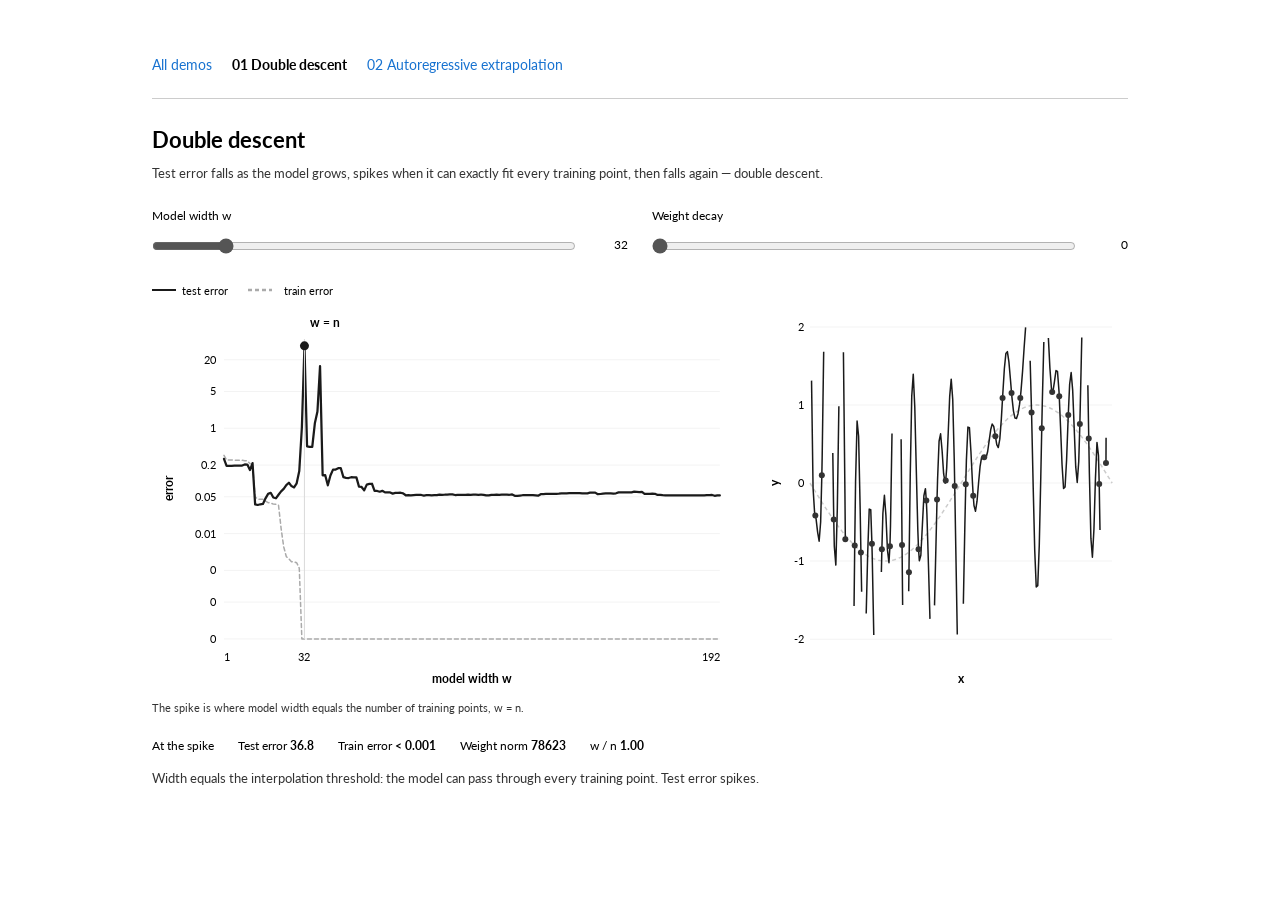
<file: materials/demos/generalization/double-descent.html>
<!DOCTYPE html>
<html lang="en">
<head>
  <meta charset="UTF-8">
  <meta name="viewport" content="width=device-width, initial-scale=1.0">
  <title>Double descent — 6.7960</title>
  <style>

    *, *::before, *::after { box-sizing: border-box; margin: 0; padding: 0; }
    body {
      font-family: Lato, Verdana, Helvetica, -apple-system, sans-serif;
      background: #fff;
      color: #1a1a1a;
      font-size: 13px;
      line-height: 1.55;
    }
    .page { max-width: 1040px; margin: 0 auto; padding: 40px 32px 56px; }
    .course { font-size: 11px; letter-spacing: 0.08em; text-transform: uppercase; color: #777; margin-bottom: 6px; }
    h1 { font-size: 22px; font-weight: 400; margin-bottom: 6px; }
    .subtitle { color: #666; font-size: 13px; max-width: 720px; margin-bottom: 24px; }
    .site-nav { display: flex; gap: 8px 20px; flex-wrap: wrap; border-bottom: 1px solid #eee; padding: 0 0 16px; margin: 0 0 24px; font-size: 11px; align-items: center; }
    .site-nav a, .pager a { color: #777; text-decoration: none; padding: 6px 0; display: inline-block; }
    .site-nav a:hover, .pager a:hover { color: #111; text-decoration: underline; }
    .site-nav [aria-current] { color: #111; font-weight: 600; }
    .controls { display: grid; grid-template-columns: repeat(auto-fit, minmax(185px, 1fr)); gap: 16px 24px; width: 100%; margin: 0 0 20px; align-items: start; }
    .ctrl-row { display: grid; grid-template-columns: minmax(0, 1fr) auto; gap: 4px 10px; min-width: 0; align-items: center; }
    .ctrl-row label { grid-column: 1 / -1; min-width: 0; font-size: 12px; color: #555; }
    .ctrl-row input[type=range] { width: 100%; min-width: 0; min-height: 32px; margin: 0; accent-color: #555; }
    .val { min-width: 42px; text-align: right; font-size: 12px; color: #666; font-variant-numeric: tabular-nums; }
    .training-toolbar { display: flex; align-items: center; justify-content: space-between; flex-wrap: wrap; gap: 12px 24px; margin: 0 0 20px; }
    .btn-row { display: flex; flex-wrap: wrap; gap: 8px; margin: 0; }
    button { background: #1a1a1a; color: #fff; border: none; border-radius: 4px; min-height: 36px; padding: 7px 16px; font-size: 12px; font-family: inherit; cursor: pointer; line-height: 1.3; }
    button:hover { background: #333; }
    .btn-ghost { background: #fff; color: #555; border: 1px solid #ccc; }
    .btn-ghost:hover { background: #f5f5f5; }
    .legend { display: flex; gap: 8px 20px; margin: 0 0 12px; align-items: center; flex-wrap: wrap; }
    .leg { display: flex; align-items: center; gap: 6px; font-size: 11px; color: #666; }
    .swatch { width: 24px; height: 2.5px; flex-shrink: 0; }
    .toggle { display: inline-flex; align-items: center; gap: 6px; font-size: 11px; color: #666; cursor: pointer; user-select: none; min-height: 32px; }
    .toggle input { accent-color: #555; }
    .plots { display: grid; grid-template-columns: minmax(0, 1.6fr) minmax(0, 1fr); gap: 24px; }
    .plots figure { min-width: 0; }
    .plot { width: 100%; display: block; }
    svg text { font: 11px Lato, Verdana, Helvetica, sans-serif; fill: #777; }
    svg text.axis-name { font-size: 12px; font-weight: 700; fill: #000; }
    .caption { font-size: 11px; color: #666; margin-top: 10px; line-height: 1.5; }
    .stats { display: flex; gap: 10px 24px; flex-wrap: wrap; margin-top: 20px; font-size: 12px; color: #666; }
    .stats strong { color: #222; font-weight: 500; }
    .regime { margin-top: 12px; max-width: 720px; color: #444; font-size: 13px; }
    details { margin: 20px 0; color: #666; font-size: 12px; line-height: 1.6; }
    summary { cursor: pointer; padding: 6px 0; min-height: 32px; }
    details p { margin: 10px 0 0; max-width: 720px; }
    .pager { display: flex; justify-content: space-between; gap: 24px; border-top: 1px solid #eee; margin-top: 32px; padding-top: 16px; font-size: 12px; }
    :focus-visible { outline: 2px solid #1772d0; outline-offset: 4px; }
    @media (min-width: 1200px) { .page { padding-top: 48px; } }
    @media (max-width: 760px) {
      .page { padding: 28px 24px 40px; }
      .plots { grid-template-columns: minmax(0, 1fr); }
      .controls { grid-template-columns: repeat(2, minmax(0, 1fr)); }
      .site-nav { gap: 4px 16px; }
    }
    @media (max-width: 420px) {
      .page { padding: 22px 16px 32px; }
      .controls { gap: 14px 16px; }
      .subtitle { font-size: 12px; }
    }
    @media (pointer: coarse) {
      button, .toggle, summary, .site-nav a, .pager a { min-height: 44px; }
      .ctrl-row input[type=range] { min-height: 40px; }
    }
    </style>
  <link rel="stylesheet" href="https://fonts.googleapis.com/css2?family=Lato:ital,wght@0,400;0,700;1,400;1,700&display=swap">
  <link rel="stylesheet" href="../demo.css">
  <script src="../demo.js"></script>
  <link rel="icon" href="data:,">
</head>
<body>
<div class="page">
  <nav class="site-nav" aria-label="Demos">
    <a href="../index.html">All demos</a>
    <a href="double-descent.html" aria-current="page">01 Double descent</a>
    <a href="ar-extrapolation.html">02 Autoregressive extrapolation</a>
  </nav>
  <h1>Double descent</h1>
  <p class="subtitle">Test error falls as the model grows, spikes when it can exactly fit every training point, then falls again — double descent.</p>

  <div class="controls">
    <div class="ctrl-row">
      <label for="sl-p">Model width w</label>
      <input id="sl-p" type="range" min="1" max="192" step="1" value="32">
      <output class="val" id="val-p" for="sl-p">32</output>
    </div>
    <div class="ctrl-row">
      <label for="sl-lam">Weight decay</label>
      <input id="sl-lam" type="range" min="0" max="100" step="1" value="0">
      <output class="val" id="val-lam" for="sl-lam">0</output>
    </div>
  </div>

  <div class="legend">
    <span class="leg"><span class="swatch" style="background:#1a1a1a"></span>test error</span>
    <span class="leg"><svg width="24" height="10" style="display:inline-block;vertical-align:middle;margin-right:6px;flex-shrink:0"><line x1="0" y1="5" x2="24" y2="5" stroke="#aaa" stroke-width="2.5" stroke-dasharray="4 3"/></svg>train error</span>
  </div>

  <div class="plots">
    <figure>
      <svg id="risk" class="plot" role="img" aria-label="Test error versus model width"></svg>
      <figcaption id="risk-caption" class="caption">The spike is where model width equals the number of training points, w = n.</figcaption>
    </figure>
    <figure>
      <svg id="pred" class="plot" role="img" aria-label="Model fit and training points"></svg>
    </figure>
  </div>

  <div class="stats" id="stats" aria-live="polite"></div>
  <p class="regime" id="regime"></p>
</div>
<script>
'use strict';

const $ = id => document.getElementById(id);
const NS = 'http://www.w3.org/2000/svg';
const N_TRAIN = 32;
const P_MAX = 6 * N_TRAIN;
const NOISE = 0.2;
const FREQ_SCALE = 40;
const FEATURE_SEED = 7919, DATA_SEED = 1;
const SCATTER_YMIN = -2, SCATTER_YMAX = 2;

function mulberry32(a) {
  return function () {
    a |= 0;
    a = a + 0x6D2B79F5 | 0;
    let t = Math.imul(a ^ a >>> 15, 1 | a);
    t = t + Math.imul(t ^ t >>> 7, 61 | t) ^ t;
    return ((t ^ t >>> 14) >>> 0) / 4294967296;
  };
}
function gauss(rng) {
  let u = 1 - rng();
  if (u < 1e-12) u = 1e-12;
  return Math.sqrt(-2 * Math.log(u)) * Math.cos(2 * Math.PI * rng());
}

// ── True function & random Fourier features ──────────────────────────────────
function trueSignal(x) { return Math.sin(Math.PI * x); }

// One random featurization, drawn once and held fixed: phi_j(x) = cos(omega_j x + b_j),
// with omega_j ~ N(0, FREQ_SCALE^2) and b_j ~ U[0, 2pi], all iid.
// A model of width w uses the first w features, phi_1 .. phi_w.
const OMEGAS = new Float64Array(P_MAX), BIASES = new Float64Array(P_MAX);
{
  const rng = mulberry32(FEATURE_SEED);
  for (let j = 0; j < P_MAX; j++) {
    OMEGAS[j] = gauss(rng) * FREQ_SCALE;
    BIASES[j] = rng() * 2 * Math.PI;
  }
}
function features(x) {
  const phi = new Float64Array(P_MAX);
  for (let j = 0; j < P_MAX; j++) phi[j] = Math.cos(OMEGAS[j] * x + BIASES[j]);
  return phi;
}
function predict(bhat, phi) {
  let s = 0;
  for (let j = 0; j < bhat.length; j++) s += phi[j] * bhat[j];
  return s;
}

// ── Data ─────────────────────────────────────────────────────────────────────
// Training inputs sit on a jittered grid so no two nearly coincide: exactly fitting
// two almost-identical x with different noisy labels blows up any interpolant.
const TRAIN = (() => {
  const rng = mulberry32(DATA_SEED);
  const n = N_TRAIN;
  const xs = Float64Array.from({ length: n }, (_, i) => -1 + 2 * (i + 0.5 + (rng() - 0.5) * 0.5) / n);
  const ys = Float64Array.from(xs, x => trueSignal(x) + gauss(rng) * NOISE);
  return { xs, ys, X: Array.from(xs, features) };
})();
const TEST_X = Float64Array.from({ length: 200 }, (_, i) => -1 + 2 * i / 199);
const TEST_PHI = Array.from(TEST_X, features);

// ── Fitting ──────────────────────────────────────────────────────────────────
// Ridge regression via the kernel K = X X^T (n x n), valid for every width:
//   beta = X^T (K + n lam I)^+ y.
// At lam = 0 this is least squares for w < n and the min-norm interpolant for w > n.
// K's eigendecomposition depends only on w, so it is computed once per width.
function eigSym(A) {
  const n = A.length;
  const a = A.map(r => Float64Array.from(r));
  const V = Array.from({ length: n }, (_, i) => { const r = new Float64Array(n); r[i] = 1; return r; });
  for (let sweep = 0; sweep < 60; sweep++) {
    let off = 0;
    for (let i = 0; i < n; i++) for (let j = i + 1; j < n; j++) off += a[i][j] ** 2;
    if (off < 1e-30) break;
    for (let p = 0; p < n; p++) for (let q = p + 1; q < n; q++) {
      if (Math.abs(a[p][q]) < 1e-300) continue;
      const th = (a[q][q] - a[p][p]) / (2 * a[p][q]);
      const t = Math.sign(th || 1) / (Math.abs(th) + Math.sqrt(th * th + 1));
      const c = 1 / Math.sqrt(t * t + 1), s = t * c;
      for (let k = 0; k < n; k++) { const u = a[k][p], v = a[k][q]; a[k][p] = c * u - s * v; a[k][q] = s * u + c * v; }
      for (let k = 0; k < n; k++) { const u = a[p][k], v = a[q][k]; a[p][k] = c * u - s * v; a[q][k] = s * u + c * v; }
      for (let k = 0; k < n; k++) { const u = V[k][p], v = V[k][q]; V[k][p] = c * u - s * v; V[k][q] = s * u + c * v; }
    }
  }
  return { vals: a.map((r, i) => r[i]), V };
}
const EIGS = (() => {
  const { X, ys } = TRAIN, n = N_TRAIN;
  const K = Array.from({ length: n }, () => new Float64Array(n));
  const eigs = [null];
  for (let p = 1; p <= P_MAX; p++) {
    for (let i = 0; i < n; i++) for (let j = 0; j < n; j++) K[i][j] += X[i][p - 1] * X[j][p - 1];
    const { vals, V } = eigSym(K);
    const vy = vals.map((_, k) => { let s = 0; for (let i = 0; i < n; i++) s += V[i][k] * ys[i]; return s; });
    eigs.push({ vals, V, vy, max: Math.max(...vals) });
  }
  return eigs;
})();
function fitWidth(p, lam) {
  const { X, ys } = TRAIN, n = N_TRAIN;
  const { vals, V, vy, max } = EIGS[p];
  const alpha = new Float64Array(n);
  for (let k = 0; k < n; k++) {
    if (vals[k] <= 1e-15 * max) continue;  // numerically zero: K has rank min(w, n)
    const c = vy[k] / (vals[k] + n * lam);
    for (let i = 0; i < n; i++) alpha[i] += V[i][k] * c;
  }
  const bhat = new Float64Array(p);
  for (let j = 0; j < p; j++) { let s = 0; for (let i = 0; i < n; i++) s += X[i][j] * alpha[i]; bhat[j] = s; }
  let train = 0, risk = 0, norm = 0;
  for (let i = 0; i < n; i++) train += (predict(bhat, X[i]) - ys[i]) ** 2;
  for (let i = 0; i < TEST_X.length; i++) risk += (predict(bhat, TEST_PHI[i]) - trueSignal(TEST_X[i])) ** 2;
  for (const v of bhat) norm += v * v;
  return { p, bhat, train: train / n, risk: risk / TEST_X.length, norm: Math.sqrt(norm) };
}

let results = [];  // results[w] for w = 1 .. P_MAX
let curve = [];

function lamOf(slider) {
  const v = Number(slider);
  if (v <= 0) return 0;
  return 10 ** (-3 + (v / 100) * 3);
}
function formatLam(lam) {
  if (lam === 0) return '0';
  if (lam >= 0.1) return lam.toFixed(2);
  if (lam >= 0.01) return lam.toFixed(3);
  return lam.toExponential(1);
}
function fmt(v) {
  if (!Number.isFinite(v)) return '—';
  if (v < 0.001) return '< 0.001';
  if (v >= 100) return v.toFixed(0);
  if (v >= 10) return v.toFixed(1);
  return v.toFixed(2);
}
function read() {
  const lam = lamOf(+$('sl-lam').value);
  return { n: N_TRAIN, sigma: NOISE, lam, p: +$('sl-p').value, pMax: P_MAX, interpP: N_TRAIN };
}

function el(tag, attrs, parent, content) {
  const e = document.createElementNS(NS, tag);
  for (const [key, value] of Object.entries(attrs)) e.setAttribute(key, value);
  if (content !== undefined) e.textContent = content;
  parent.append(e);
  return e;
}
function chartBox(id, height) {
  const svg = $(id);
  const w = Math.max(280, Math.round(svg.clientWidth || 640));
  svg.setAttribute('viewBox', `0 0 ${w} ${height}`);
  svg.replaceChildren();
  return { svg, w, h: height };
}
function niceLogTicks(ymin, ymax) {
  const ticks = [];
  const lo = Math.floor(Math.log10(ymin));
  const hi = Math.ceil(Math.log10(ymax));
  for (let e = lo; e <= hi; e++) {
    for (const m of [1, 2, 5]) {
      const v = m * 10 ** e;
      if (v >= ymin * 0.98 && v <= ymax * 1.02) ticks.push(v);
    }
  }
  return ticks.length ? ticks : [ymin, ymax];
}
function regimeCopy(w, interpP, train) {
  const memorized = train < 0.02;
  if (w === interpP) {
    return memorized
      ? 'Width equals the interpolation threshold: the model can pass through every training point. Test error spikes.'
      : 'Weight decay keeps the model from passing through every training point, so the spike is smaller.';
  }
  if (w > interpP) {
    return memorized ? '' : 'Weight decay is strong enough that training error never hits zero.';
  }
  return 'Fewer effective parameters than training points, so the model cannot pass through every one yet.';
}

function tickLabel(v) {
  if (!Number.isFinite(v)) return '';
  if (v >= 10) return String(Math.round(v));
  if (v >= 1) return String(Math.round(v * 10) / 10);
  return String(Math.round(v * 100) / 100);
}
function axisName(svg, x, y, text, rotate) {
  if (!rotate) {
    el('text', { x, y, class: 'axis-name', 'text-anchor': 'middle' }, svg, text);
    return;
  }
  const g = el('g', { transform: `translate(${x} ${y}) rotate(${rotate})` }, svg);
  el('text', { x: 0, y: 0, class: 'axis-name', 'text-anchor': 'middle', 'dominant-baseline': 'middle' }, g, text);
}
function drawRisk(state, here) {
  const { svg, w, h } = chartBox('risk', 380);
  const m = { l: 72, r: 18, t: 28, b: 52 };
  const risks = curve.map(r => r.risk).filter(v => v > 0);
  const trains = curve.map(r => r.train).filter(v => v > 0);
  const peak = Math.max(...risks, here ? here.risk : 0, state.sigma ** 2);
  const testFloor = risks.length ? Math.min(...risks) : state.sigma ** 2;
  const trainMin = trains.length ? Math.min(...trains) : 1e-4;
  const ymin = Math.max(1e-4, Math.min(testFloor, trainMin) * 0.4);
  const ymax = Math.max(peak * 1.35, ymin * 10);
  const lo = Math.log10(ymin), hi = Math.log10(ymax);
  const map = v => m.t + (1 - (Math.log10(Math.max(v, ymin)) - lo) / (hi - lo)) * (h - m.t - m.b);
  const yOf = v => Math.max(m.t, Math.min(h - m.b, map(v)));
  const xOf = p => m.l + (p - 1) / (state.pMax - 1) * (w - m.l - m.r);

  const ticks = [];
  for (const v of niceLogTicks(ymin, ymax)) {
    const y = yOf(v);
    if (ticks.every(u => Math.abs(yOf(u) - y) > 22)) ticks.push(v);
  }
  for (const v of ticks) {
    const y = yOf(v);
    el('line', { x1: m.l, x2: w - m.r, y1: y, y2: y, stroke: '#f3f3f3' }, svg);
    el('text', { x: m.l - 8, y: y + 4, 'text-anchor': 'end' }, svg, tickLabel(v));
  }
  const iP = state.interpP;
  el('line', { x1: xOf(iP), x2: xOf(iP), y1: m.t, y2: h - m.b, stroke: '#c8c8c8' }, svg);
  el('text', { x: Math.min(xOf(iP) + 6, w - m.r - 36), y: 16, class: 'axis-name' }, svg, 'w = n');

  const poly = (rows, key, color, width, dash) => {
    if (!rows.length) return;
    const pts = [];
    for (const r of rows) pts.push(`${xOf(r.p)},${yOf(Math.max(r[key], ymin))}`);
    el('polyline', { points: pts.join(' '), fill: 'none', stroke: color, 'stroke-width': width,
      'stroke-linejoin': 'round', 'stroke-linecap': 'round', 'stroke-dasharray': dash }, svg);
  };
  poly(curve, 'train', '#aaa', 1.5, '4 3');
  poly(curve, 'risk', '#1a1a1a', 2.25, '');

  const x = xOf(state.p);
  el('line', { x1: x, x2: x, y1: m.t, y2: h - m.b, stroke: '#ddd' }, svg);
  if (here) el('circle', { cx: x, cy: yOf(Math.max(here.risk, ymin)), r: 4.5, fill: '#1a1a1a' }, svg);
  for (const p of [1, iP, state.pMax]) {
    el('text', { x: xOf(p), y: h - 30, 'text-anchor': p === state.pMax ? 'end' : p === 1 ? 'start' : 'middle' }, svg, String(p));
  }
  axisName(svg, 18, (m.t + h - m.b) / 2, 'error', -90);
  axisName(svg, (m.l + w - m.r) / 2, h - 8, 'model width w');
  svg.setAttribute('aria-label', here
    ? `Test error ${fmt(here.risk)} at model width ${state.p}.`
    : 'Error versus model width');
}

function drawPred(state) {
  const { svg, w, h } = chartBox('pred', 380);
  const m = { l: 48, r: 16, t: 16, b: 52 };
  const pw = w - m.l - m.r, ph = h - m.t - m.b;
  const xOf = x => m.l + (x + 1) / 2 * pw;
  const yOf = y => m.t + (1 - (y - SCATTER_YMIN) / (SCATTER_YMAX - SCATTER_YMIN)) * ph;
  const inRange = y => y >= SCATTER_YMIN && y <= SCATTER_YMAX;

  for (const v of [SCATTER_YMIN, -1, 0, 1, SCATTER_YMAX]) {
    const yy = yOf(v);
    el('line', { x1: m.l, x2: w - m.r, y1: yy, y2: yy, stroke: '#f3f3f3' }, svg);
    el('text', { x: m.l - 6, y: yy + 4, 'text-anchor': 'end' }, svg, String(v));
  }

  // True function (gray dashed)
  const N = 200;
  const truePts = Array.from({length: N}, (_, i) => {
    const x = -1 + 2 * i / (N - 1);
    return `${xOf(x)},${yOf(trueSignal(x))}`;
  });
  el('polyline', { points: truePts.join(' '), fill: 'none', stroke: '#ccc',
    'stroke-width': 1.5, 'stroke-dasharray': '4 3' }, svg);

  // Model fit (solid dark), broken when out of chart range.
  // Include training x-positions in the grid so the curve visually passes through training dots.
  const draw = results[state.p];
  if (draw) {
    const xs = Array.from({length: N}, (_, i) => -1 + 2 * i / (N - 1));
    for (const tx of TRAIN.xs) xs.push(tx);
    xs.sort((a, b) => a - b);
    let path = '', pen = false;
    for (const x of xs) {
      const y = predict(draw.bhat, features(x));
      if (inRange(y)) {
        path += pen ? ` L ${xOf(x)} ${yOf(y)}` : `M ${xOf(x)} ${yOf(y)}`;
        pen = true;
      } else pen = false;
    }
    if (path) el('path', { d: path, fill: 'none', stroke: '#1a1a1a', 'stroke-width': 1.5, 'stroke-linejoin': 'round' }, svg);
  }

  // Training dots
  for (let i = 0; i < TRAIN.xs.length; i++) {
    const cx = xOf(TRAIN.xs[i]);
    const y = TRAIN.ys[i];
    const off = !inRange(y);
    const cy = yOf(Math.max(SCATTER_YMIN, Math.min(SCATTER_YMAX, y)));
    el('circle', off
      ? { cx, cy, r: 3, fill: 'none', stroke: '#bbb', 'stroke-width': 1.25 }
      : { cx, cy, r: 3, fill: '#333' }, svg);
  }

  axisName(svg, 14, (m.t + h - m.b) / 2, 'y', -90);
  axisName(svg, (m.l + w - m.r) / 2, h - 8, 'x');
  svg.setAttribute('aria-label', `Training data: ${TRAIN.xs.length} points`);
}

function render() {
  const state = read();
  $('val-p').textContent = String(state.p);
  $('val-lam').textContent = formatLam(state.lam);
  const here = results[state.p] ?? null;
  drawRisk(state, here);
  drawPred(state);
  const name = state.p < state.n ? 'Before the spike'
    : state.p === state.n ? 'At the spike' : 'After the spike';
  $('stats').innerHTML = `
    <span>${name}</span>
    <span>Test error <strong>${here ? fmt(here.risk) : '—'}</strong></span>
    <span>Train error <strong>${here ? fmt(here.train) : '—'}</strong></span>
    <span>Weight norm <strong>${here ? fmt(here.norm) : '—'}</strong></span>
    <span>w / n <strong>${(state.p / state.n).toFixed(2)}</strong></span>`;
  $('regime').textContent = regimeCopy(state.p, state.n, here ? here.train : 1);
}

function rebuild() {
  const { lam } = read();
  results = [null];
  for (let p = 1; p <= P_MAX; p++) results.push(fitWidth(p, lam));
  curve = results.slice(1);
  render();
}

$('sl-lam').addEventListener('input', rebuild);
$('sl-p').addEventListener('input', render);
window.addEventListener('resize', render);
rebuild();
</script>
</body>
</html>
</file>
<file: materials/demos/demo.css>
/* Match the course site: Lato, link blue #1772d0, hover orange #f09228. */

body,
button,
select,
input,
textarea {
  font-family: Lato, Verdana, Helvetica, sans-serif;
  color: #000;
}

h1,
.group,
.section-head h2,
.demo-title,
.panel-label,
.course {
  font-weight: 700;
  letter-spacing: 0;
  text-transform: none;
  color: #000;
}

h1 { font-size: 22px; }

.course {
  color: #1772d0;
  font-size: 13px;
}

.group {
  font-size: 16px;
  margin-bottom: 6px;
}

.subtitle,
.demo-desc,
.caption,
.regime,
details,
.sweep-note,
.credit,
.section-head p,
#sweep-status {
  color: #333;
}

.ctrl-row label,
.leg,
.toggle,
.val,
.info,
.stats,
.panel-label,
.arch-badge,
.arch-badge span {
  color: #000;
}

.stats strong { color: #000; font-weight: 700; }

.site-nav,
.pager,
.comparison,
.demo-list li {
  border-color: #ccc;
}

.site-nav,
.pager { font-size: 14px; }

.site-nav a,
.pager a,
.demo-title {
  color: #1772d0;
  text-decoration: none;
}

.site-nav a:hover,
.pager a:hover,
.demo-list a:hover .demo-title {
  color: #f09228;
  text-decoration: underline;
}

.site-nav [aria-current] {
  color: #000;
  font-weight: 700;
  text-decoration: none;
}

button {
  font-family: inherit;
  background: #1772d0;
  color: #fff;
  border: 1px solid #1466b8;
  border-radius: 0;
}

button:hover { background: #125ea8; color: #fff; }

.btn-ghost {
  background: #fff;
  color: #1772d0;
  border: 1px solid #1772d0;
}

.btn-ghost:hover {
  background: #fff;
  color: #f09228;
  border-color: #f09228;
}

.modes button[aria-pressed="true"] {
  background: #1772d0;
  color: #fff;
  border-color: #1466b8;
}

.ctrl-row select,
select {
  font-family: inherit;
  color: #000;
  background: #fff;
  border: 1px solid #999;
  border-radius: 0;
}

input[type="range"],
.toggle input { accent-color: #1772d0; }

:focus-visible {
  outline: 2px solid #1772d0;
  outline-offset: 2px;
}

#main-canvas,
#loss-canvas,
#sweep-canvas,
.panel canvas,
.canvases canvas {
  border-color: #ccc;
  border-radius: 0;
}

.panel-label,
.method-label {
  text-align: left;
  font-size: 13px;
  font-weight: 700;
  letter-spacing: 0;
  text-transform: none;
  color: #000;
}

.method-panel canvas,
canvas {
  border-color: #ccc;
  border-radius: 0;
}

svg text {
  font-family: Lato, Verdana, Helvetica, sans-serif;
  fill: #000;
}
</file>
